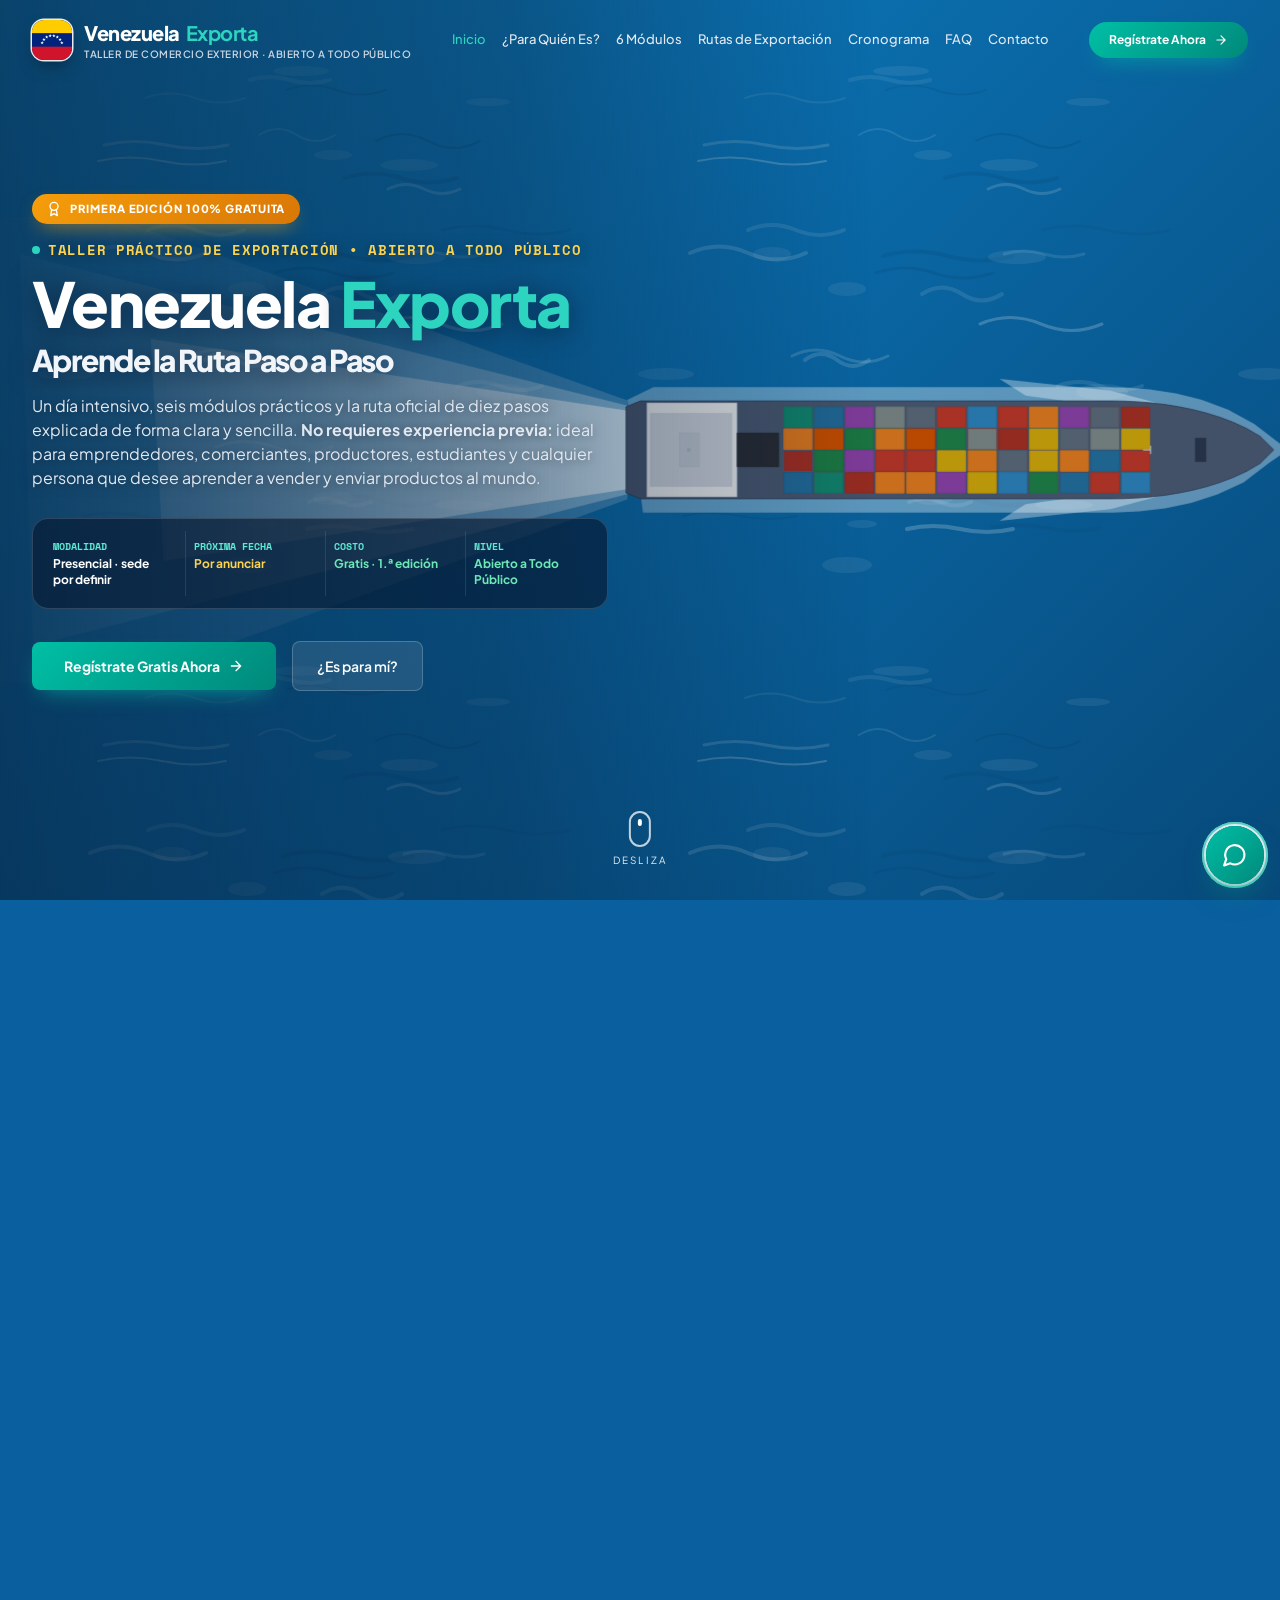
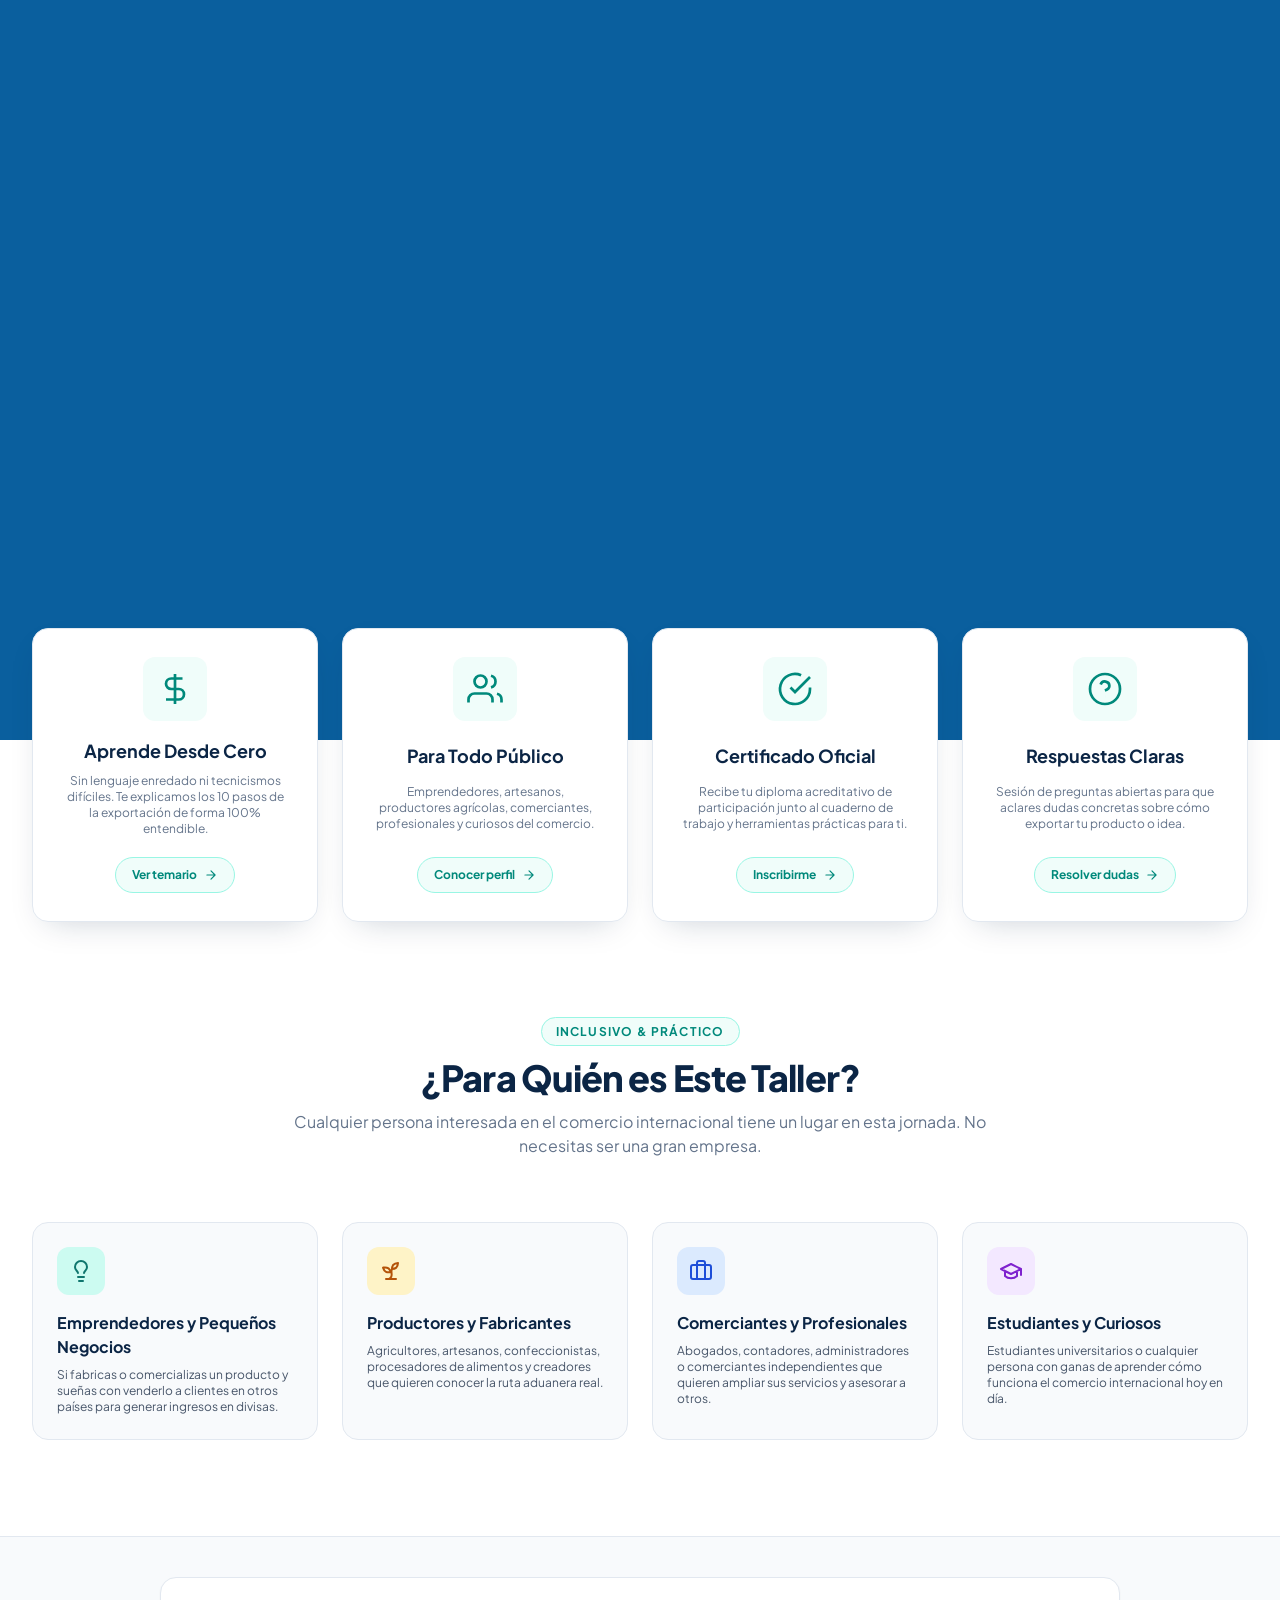
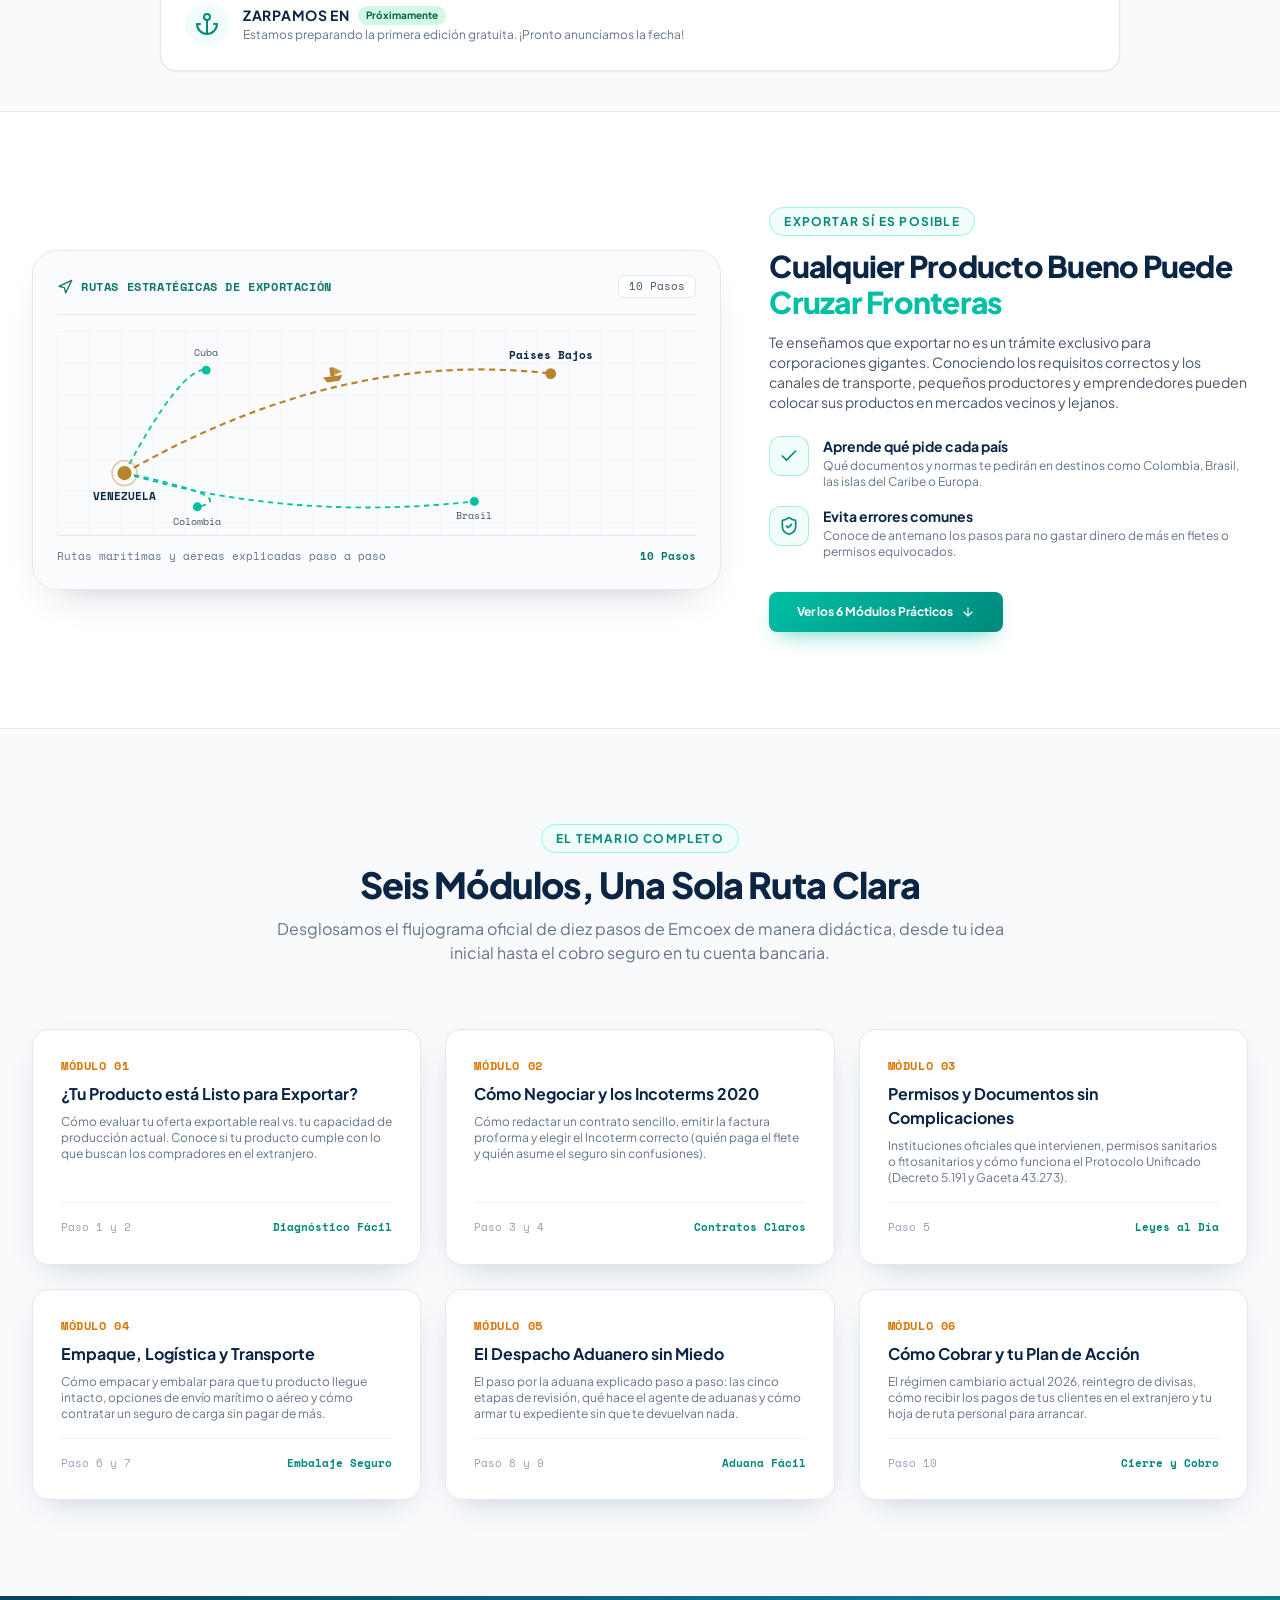
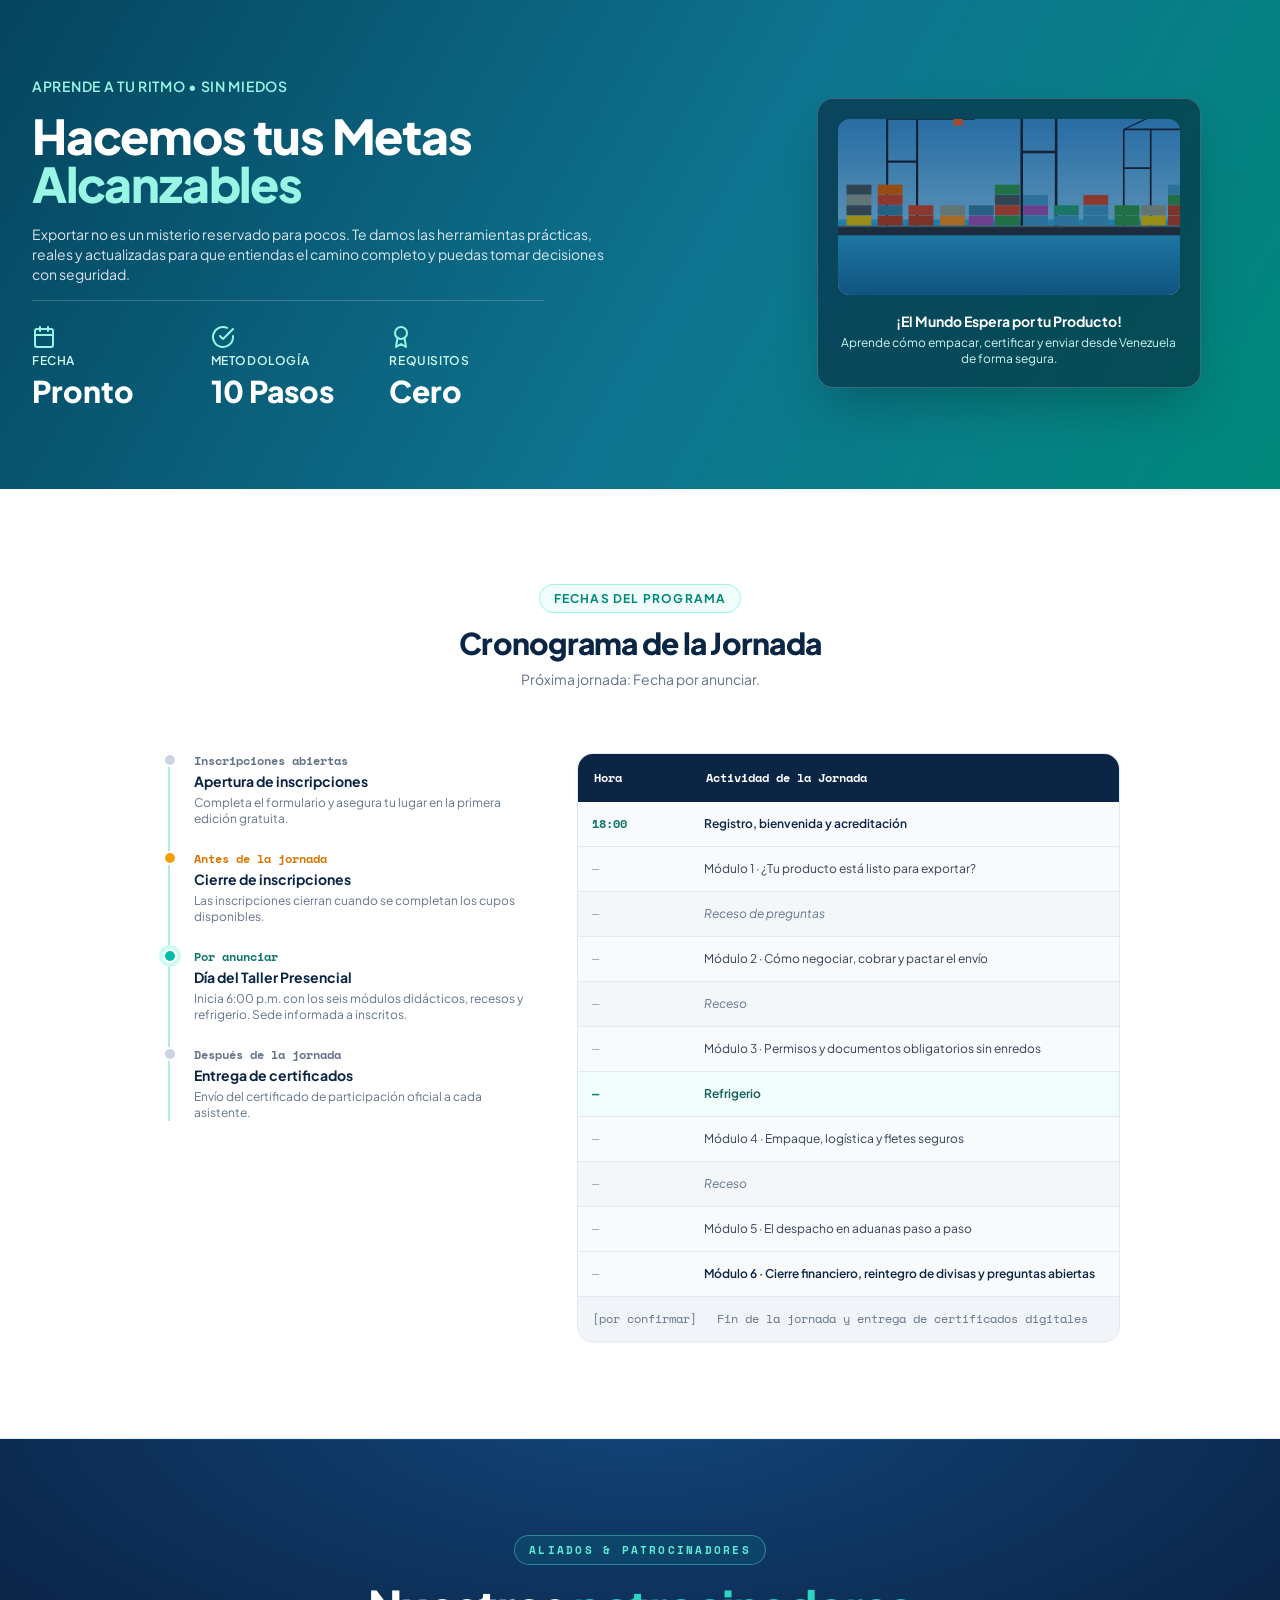
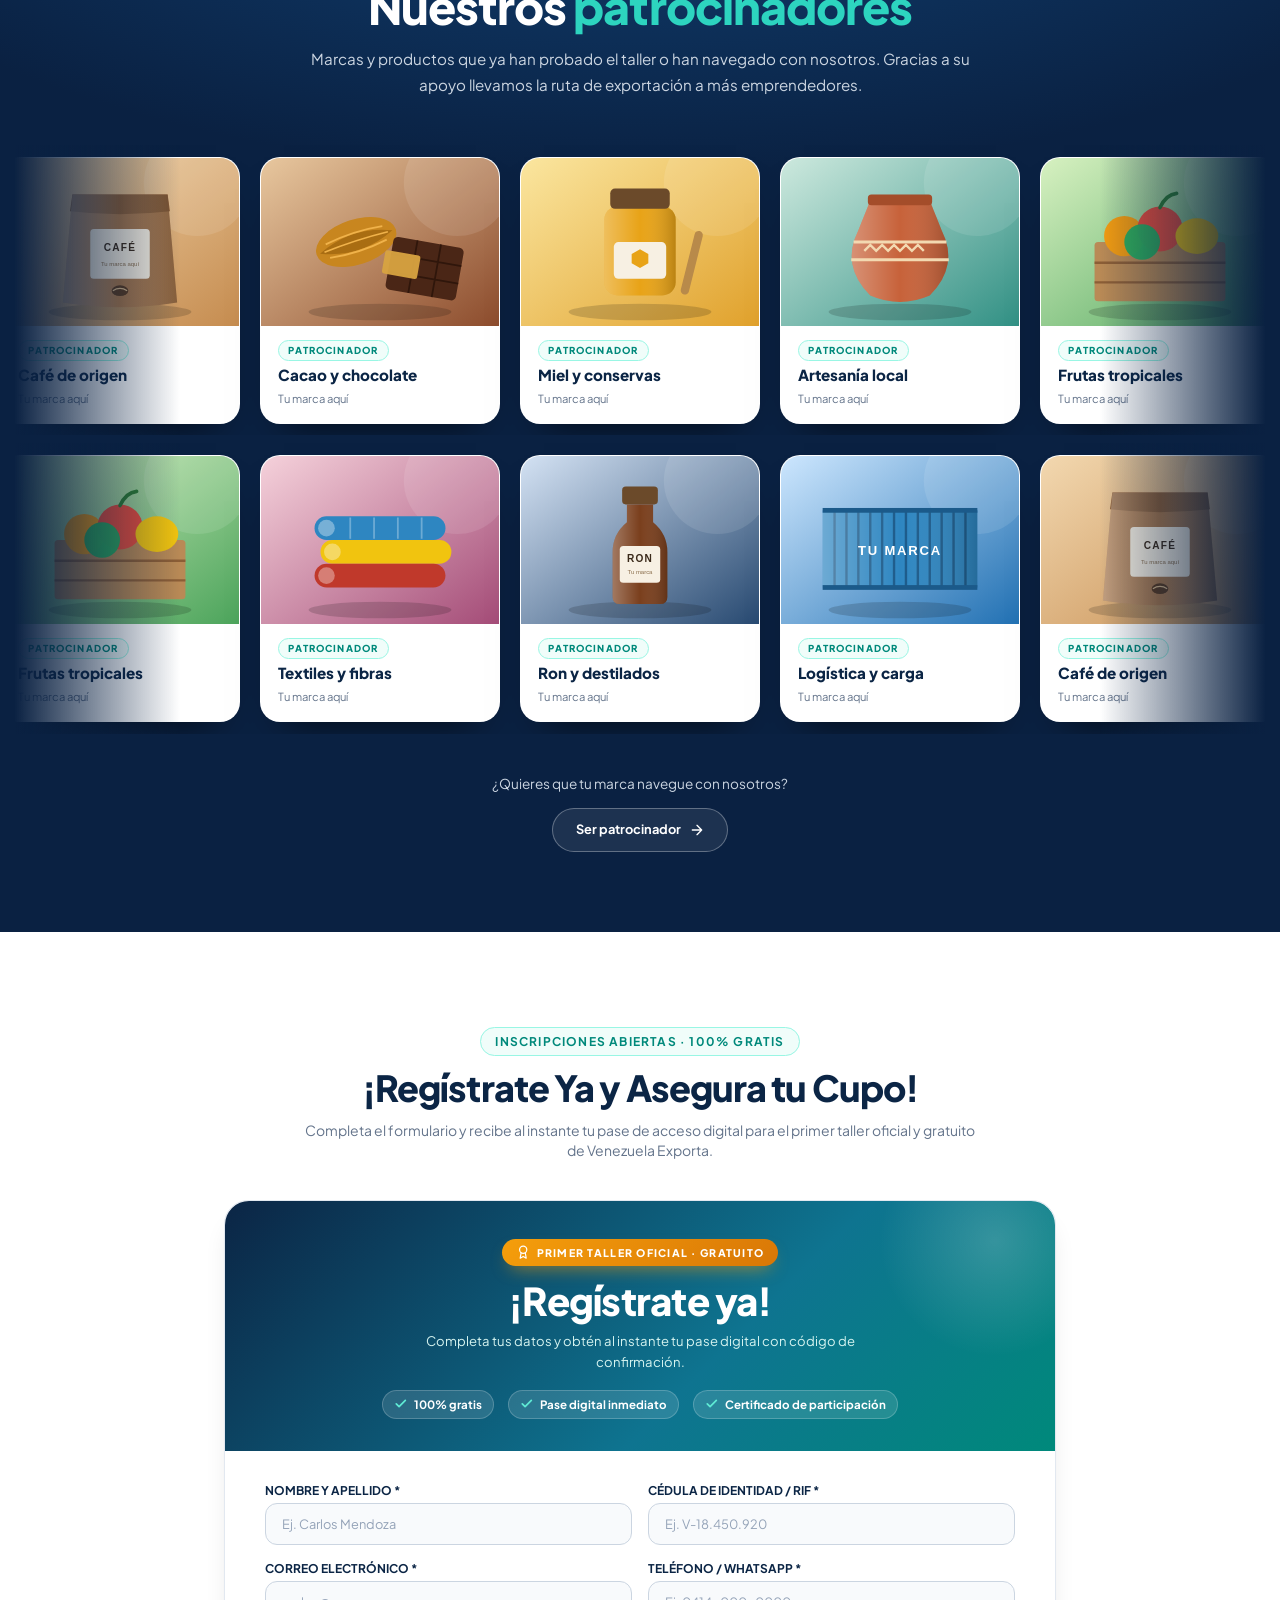
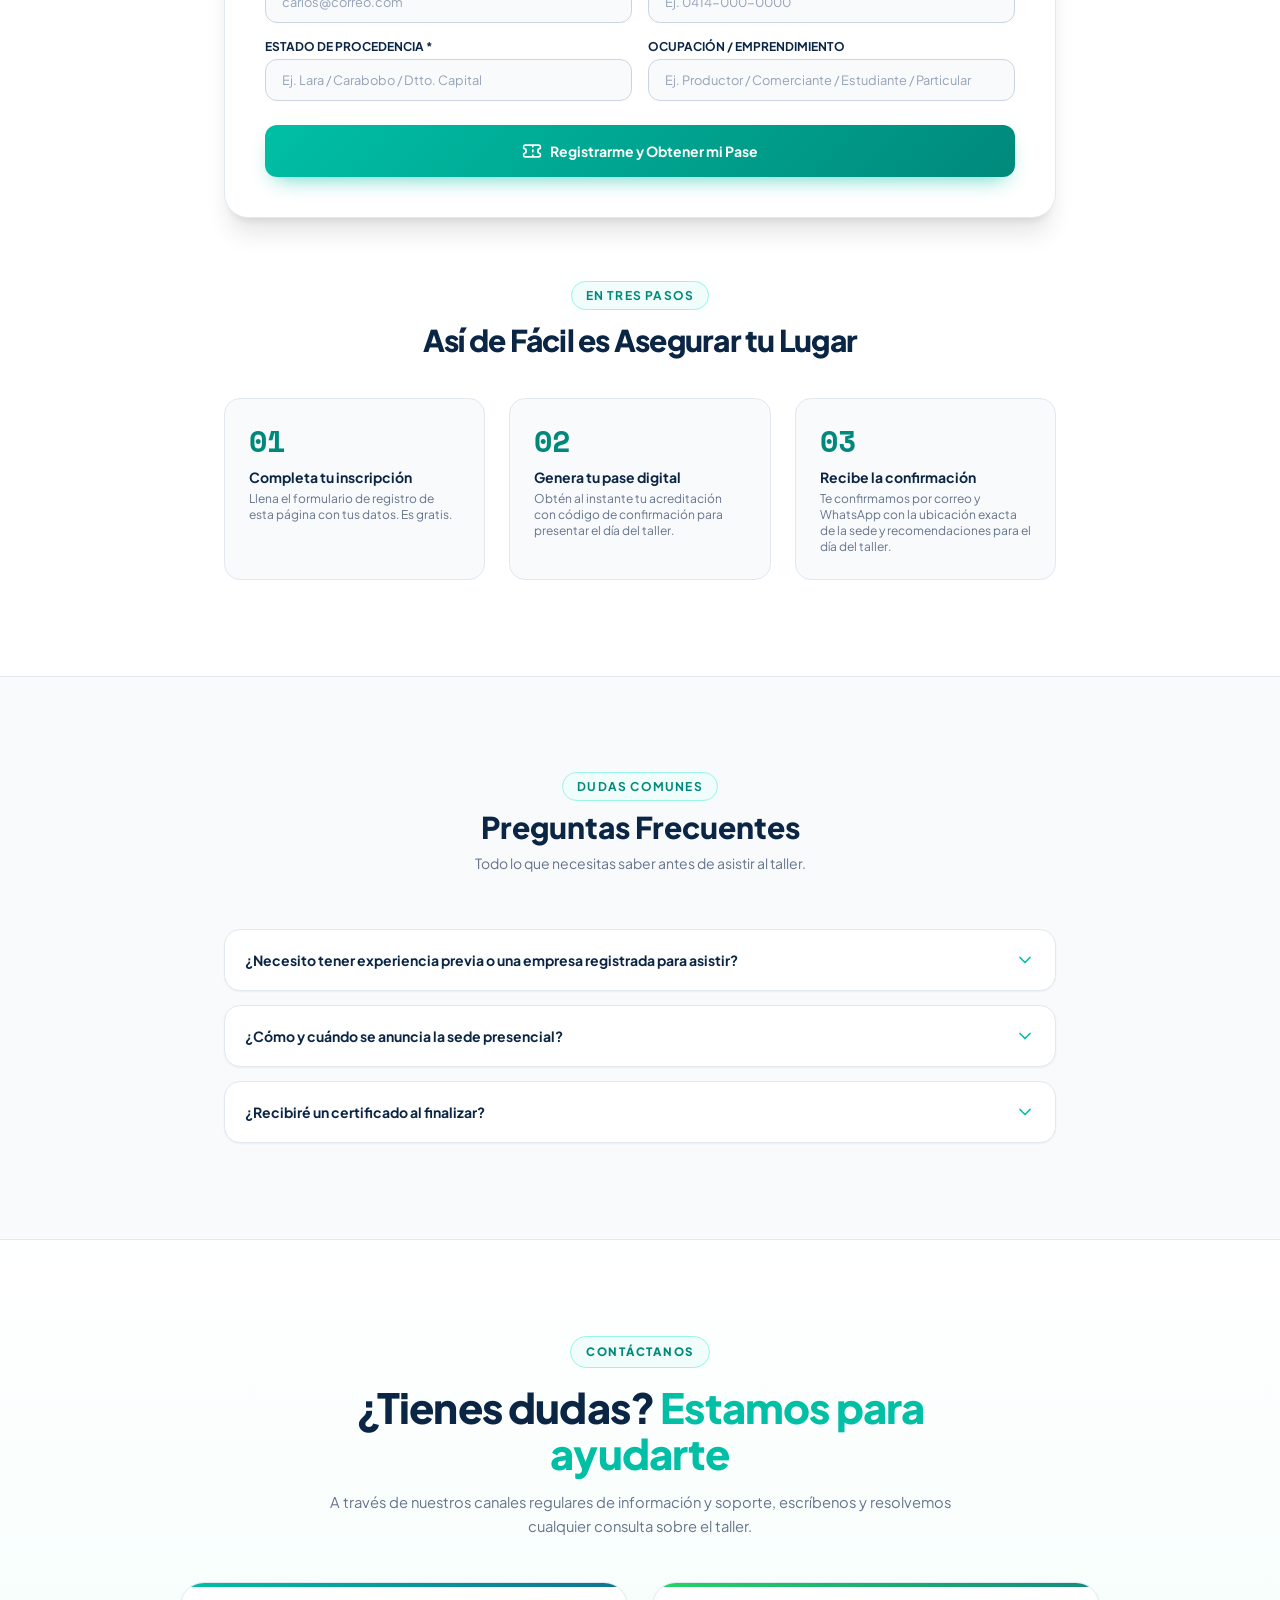
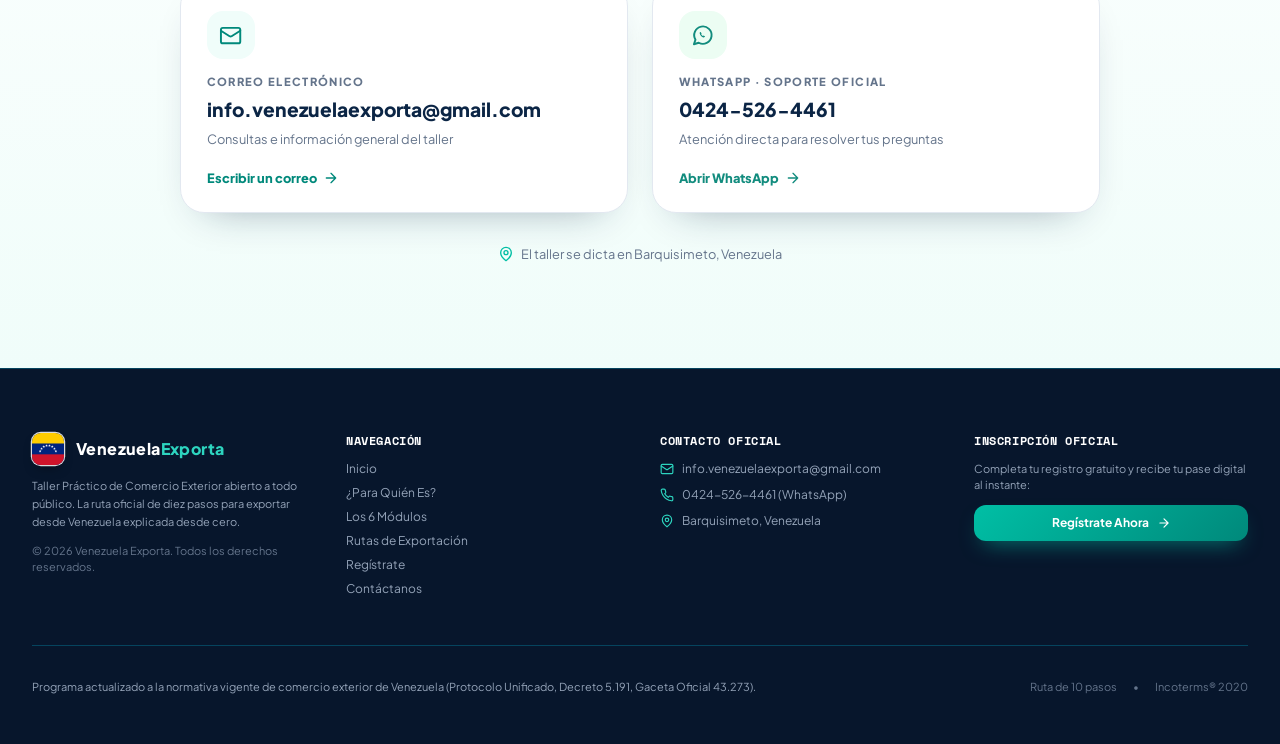
<file: index.html>
<!DOCTYPE html>
<html lang="es">
<head>
  <meta charset="UTF-8">
  <meta http-equiv="refresh" content="0; url=./v3/">
  <meta name="viewport" content="width=device-width, initial-scale=1.0">
  <title>Venezuela Exporta (v3)</title>
  <script>
    window.location.replace("./v3/");
  </script>
</head>
<body style="font-family: system-ui, -apple-system, sans-serif; display: flex; align-items: center; justify-content: center; height: 100vh; margin: 0; background: #07162c; color: #fff;">
  <div style="text-align: center;">
    <p>Cargando Venezuela Exporta (v3)...</p>
    <p><a href="./v3/" style="color: #38bdf8; text-decoration: underline;">Haz clic aquí si no redirige automáticamente</a></p>
  </div>
</body>
</html>
</file>
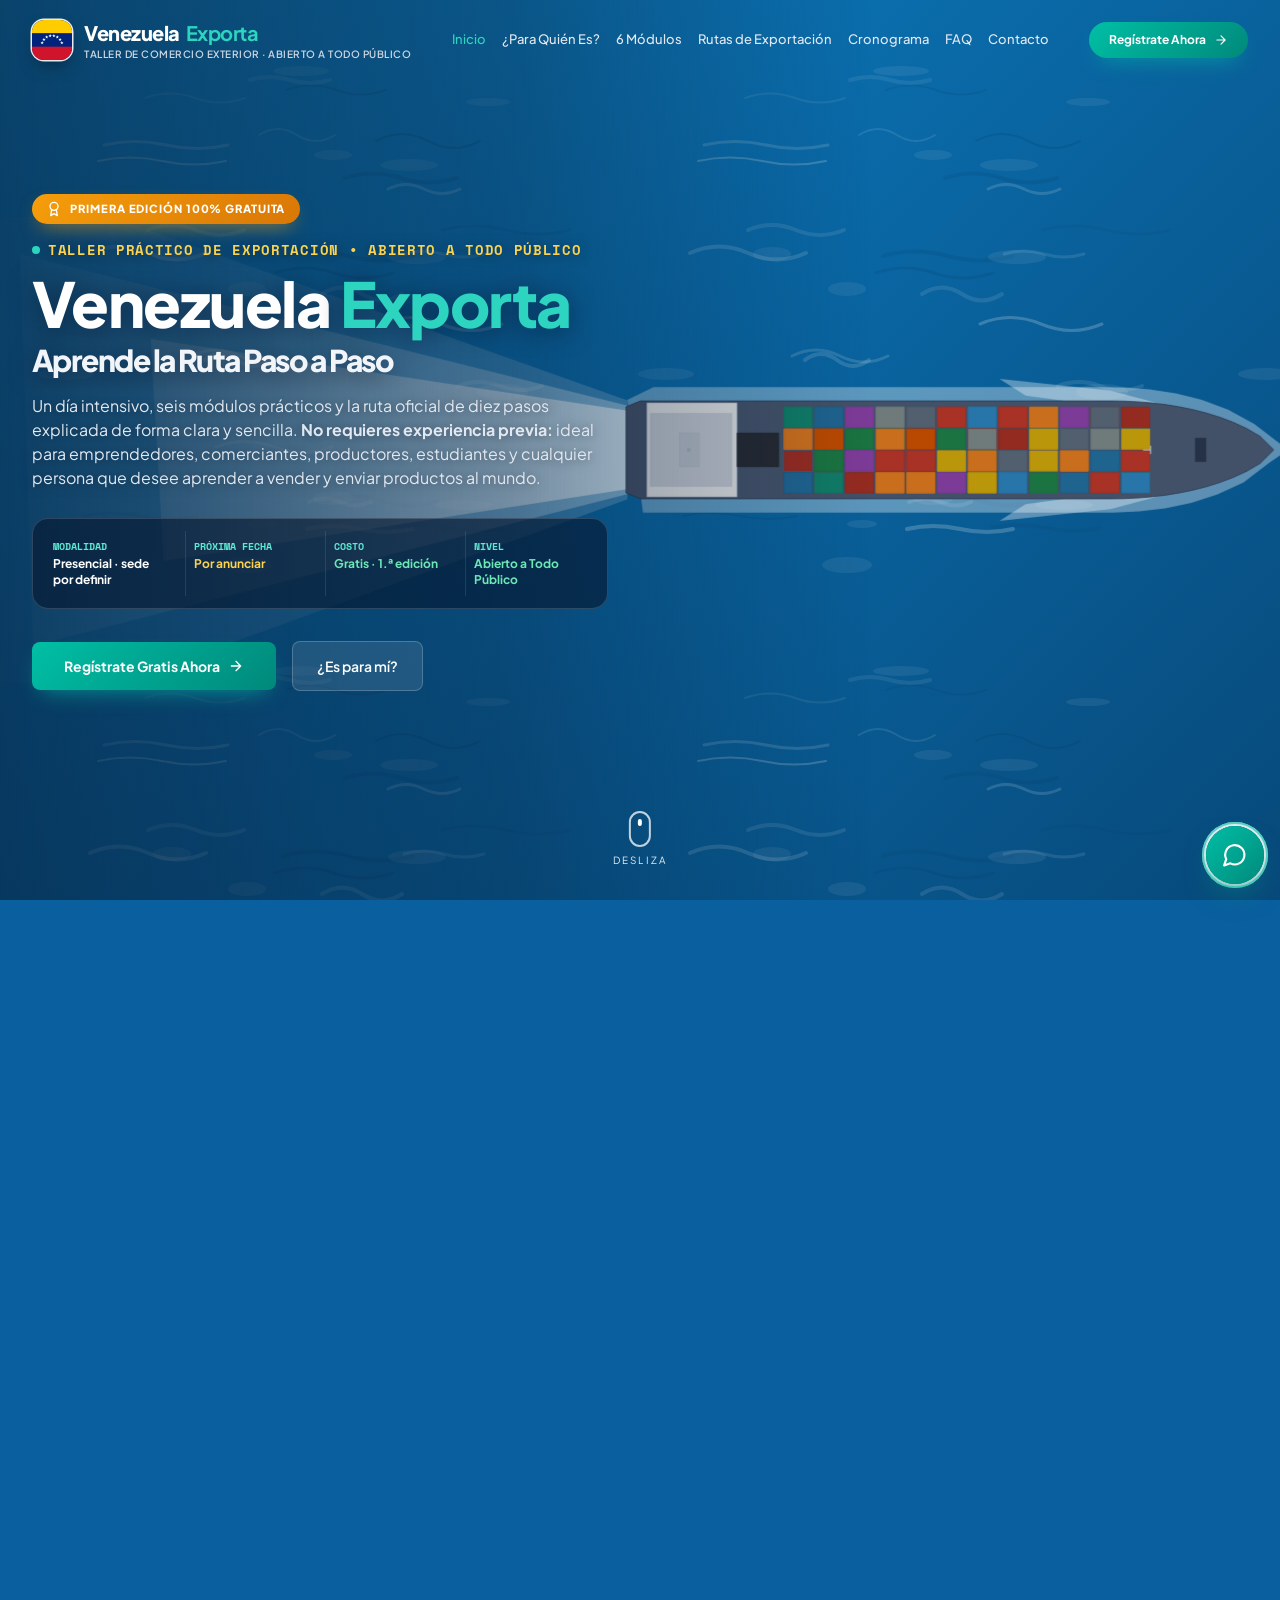
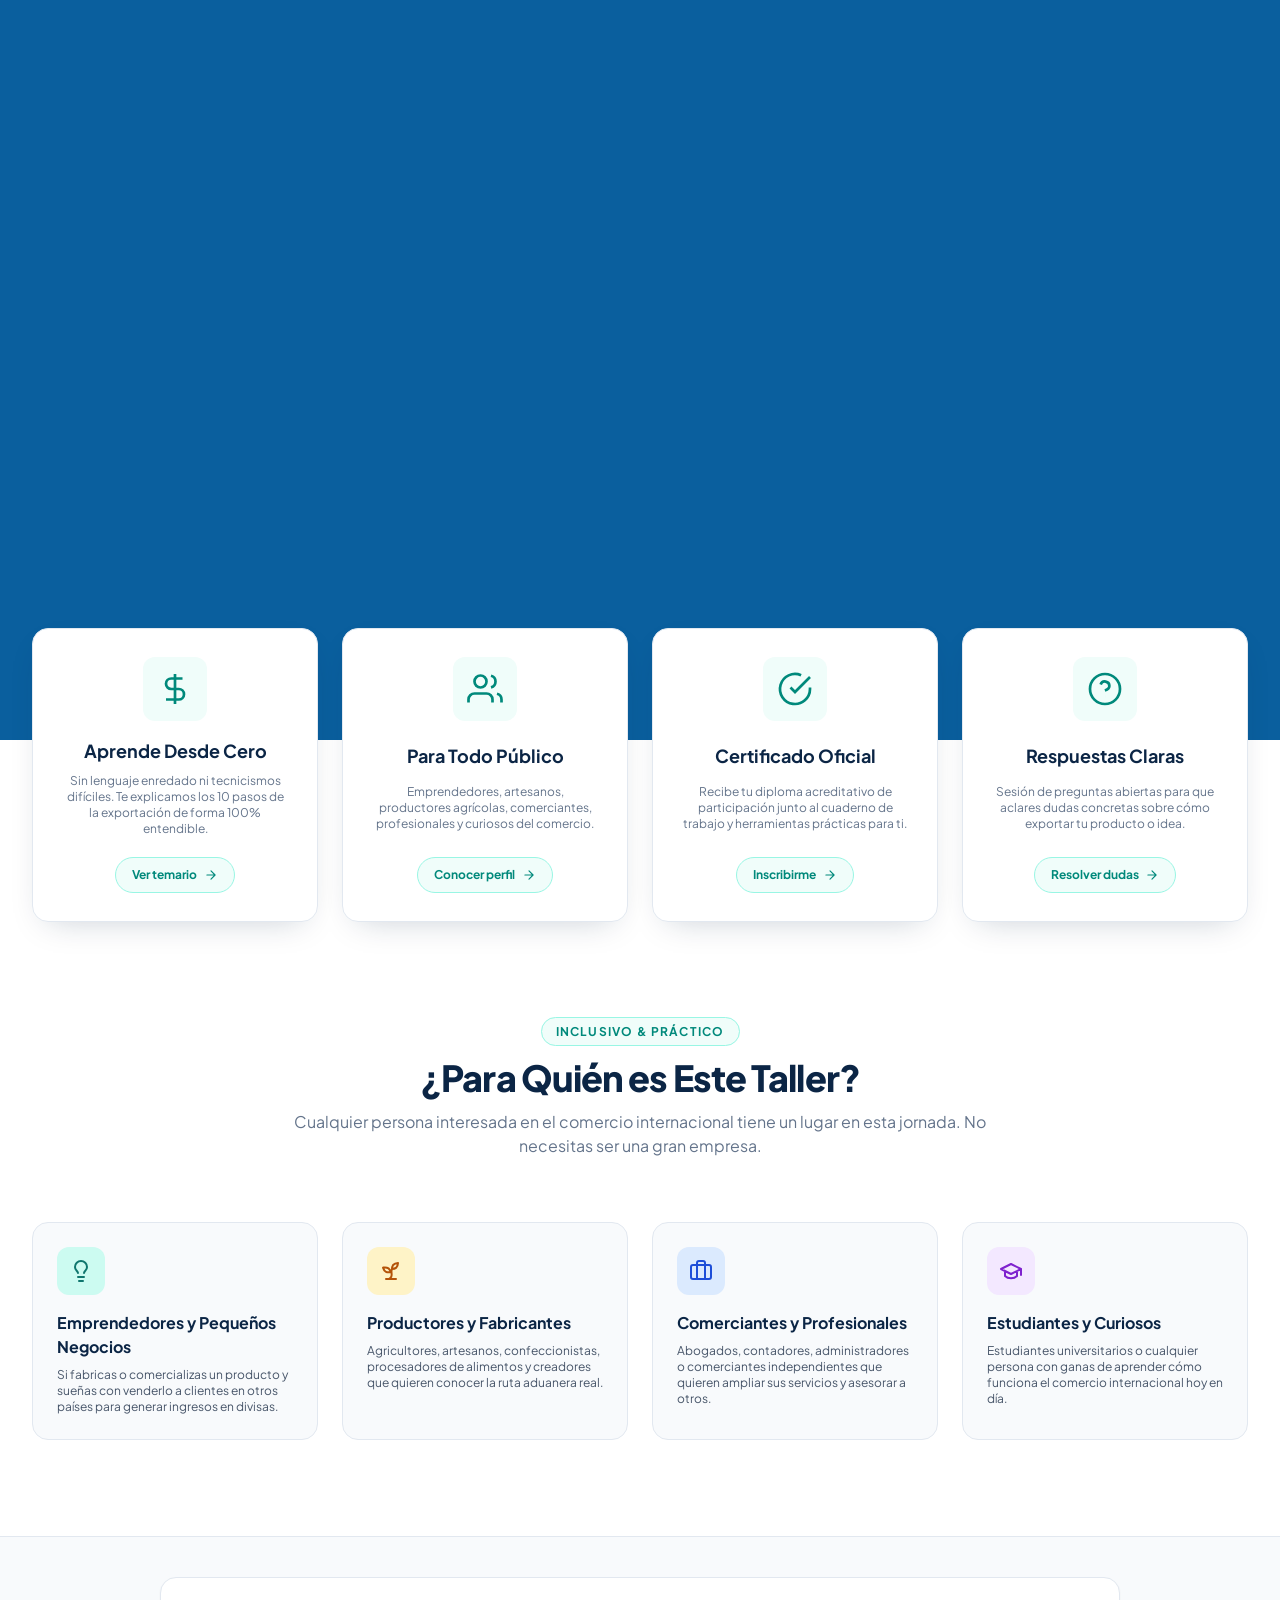
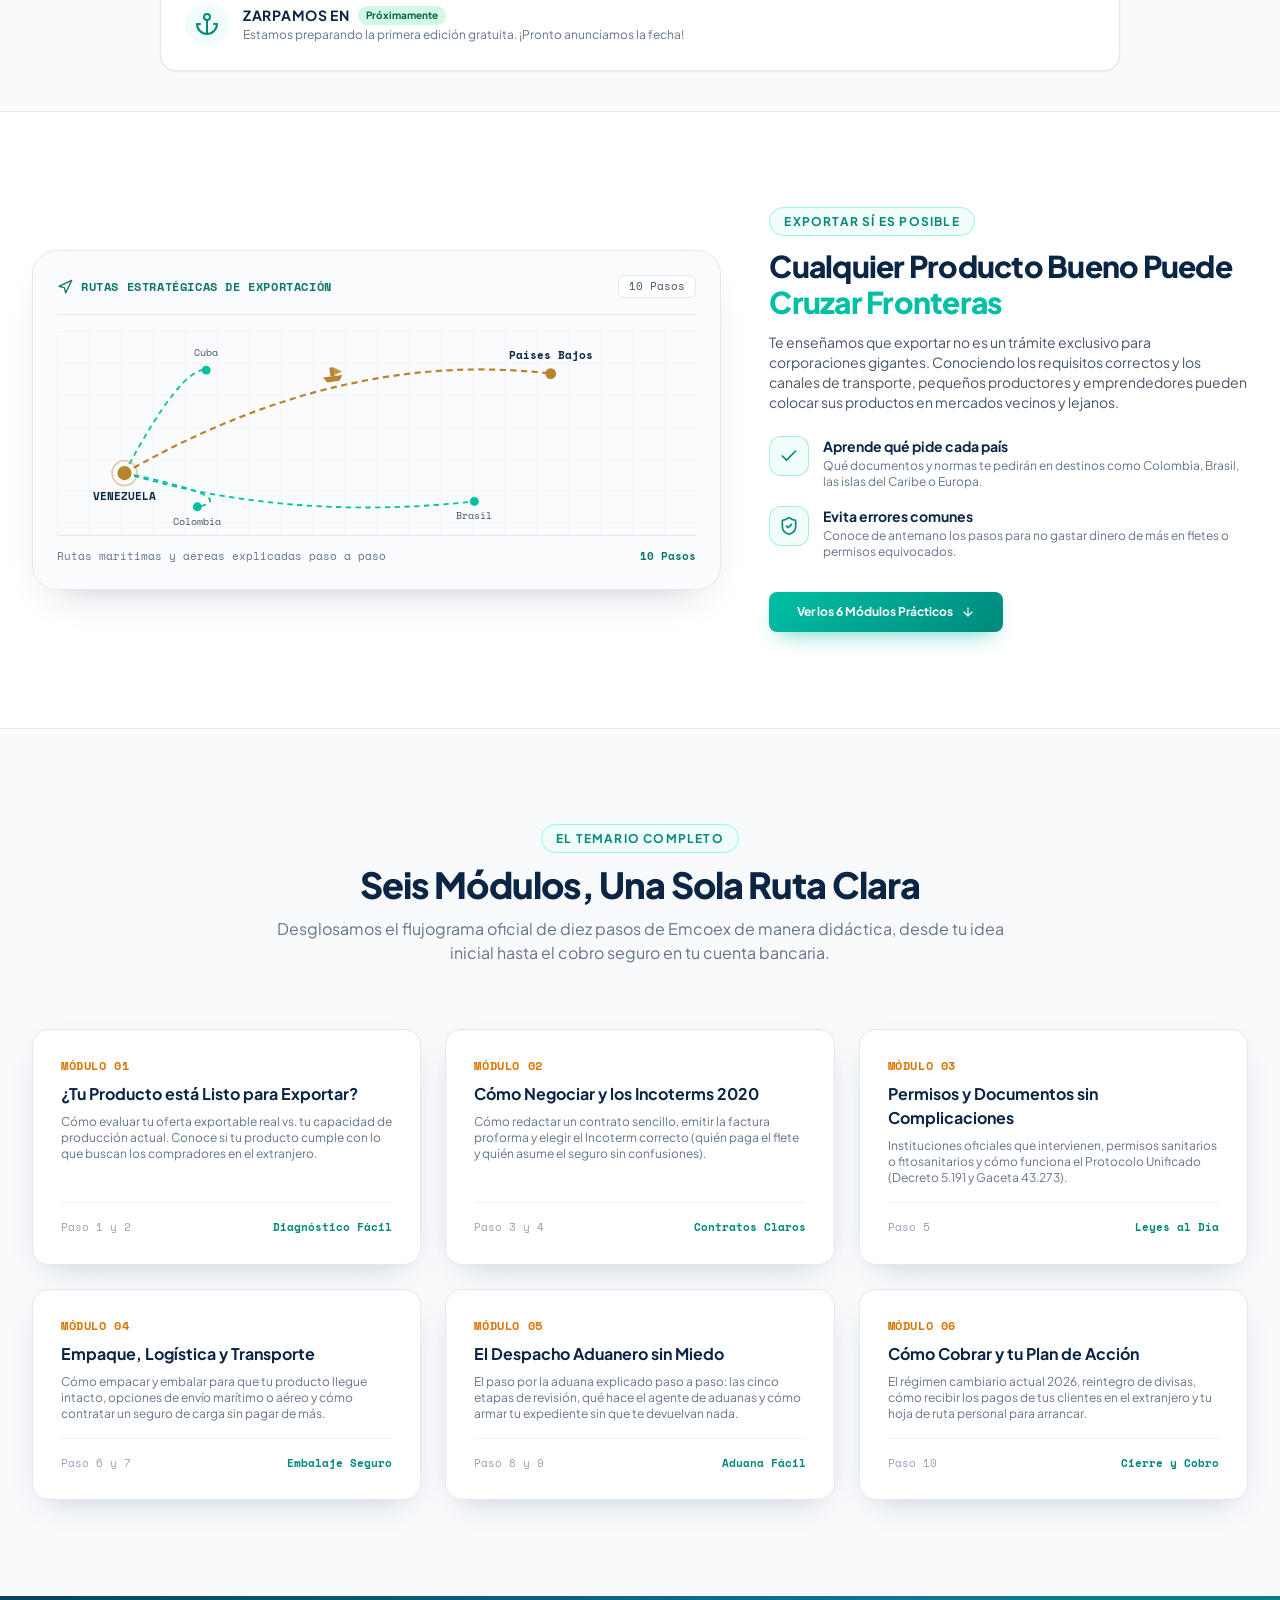
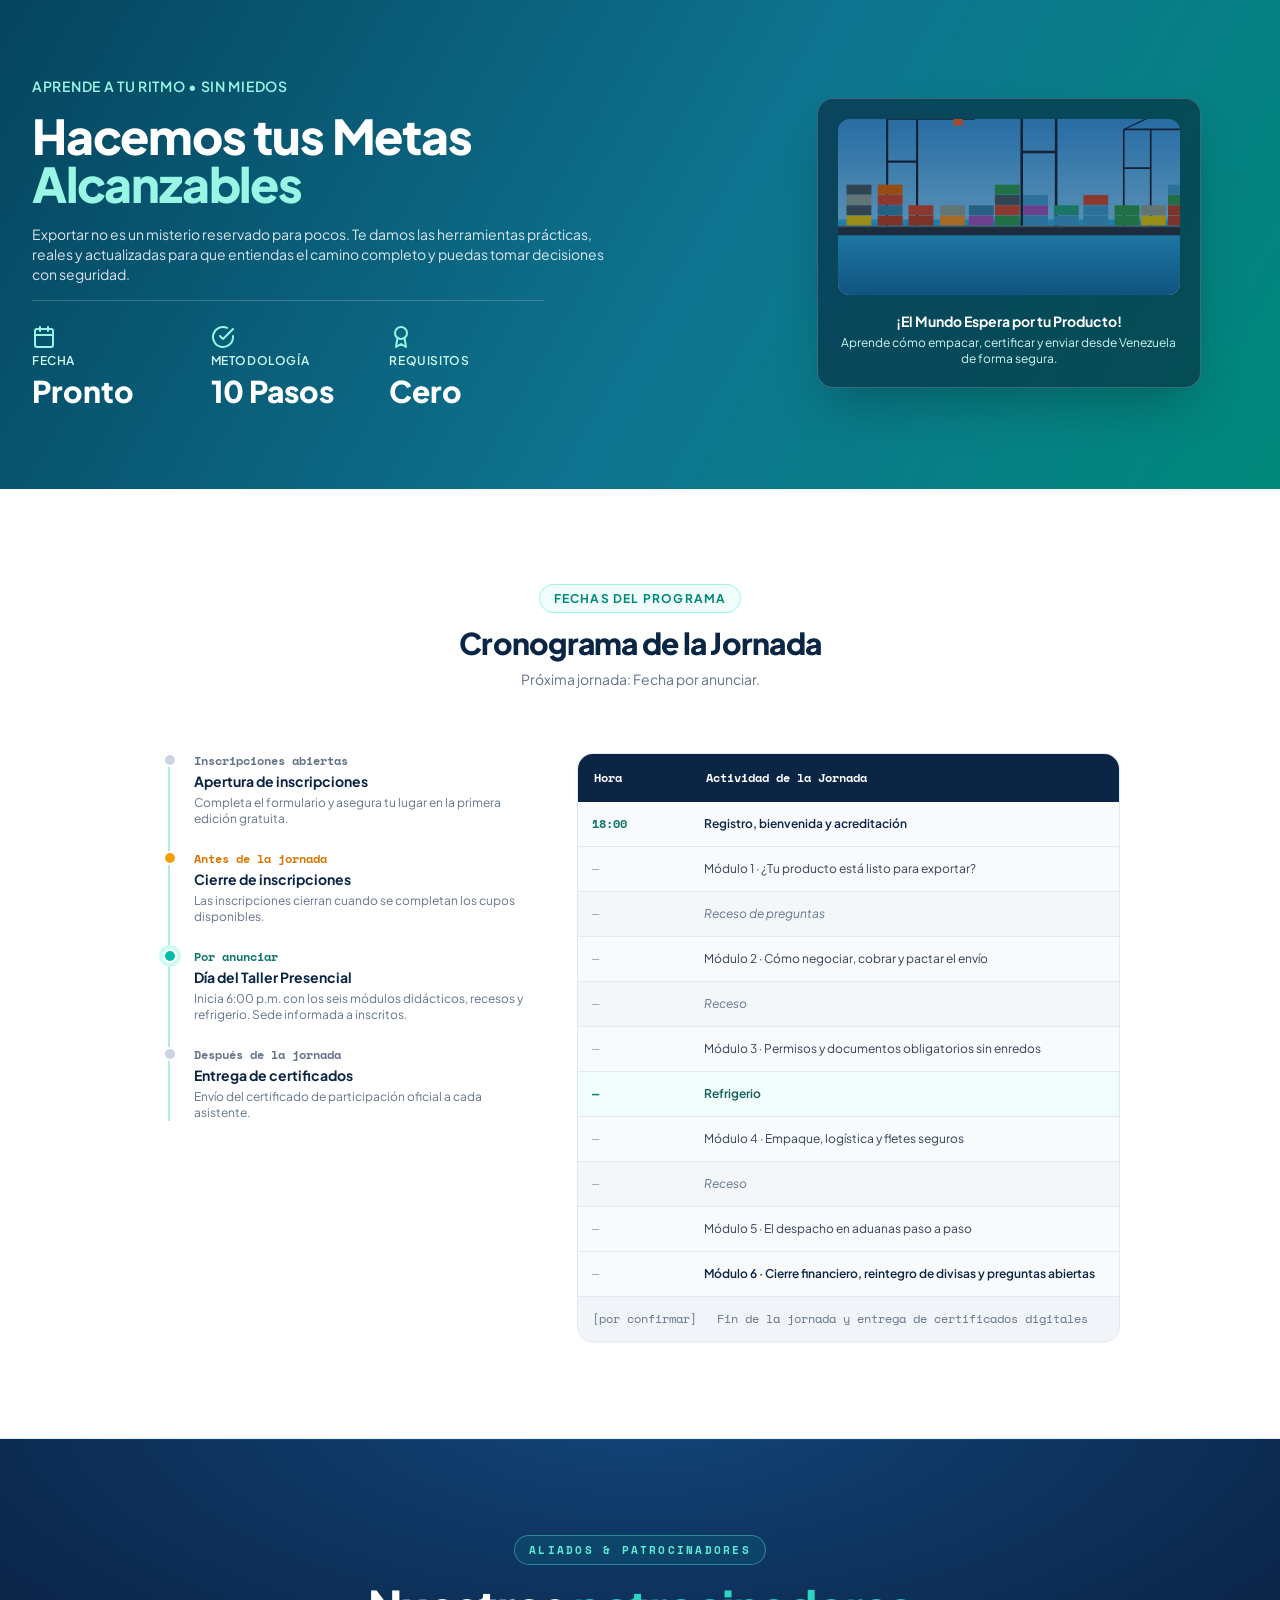
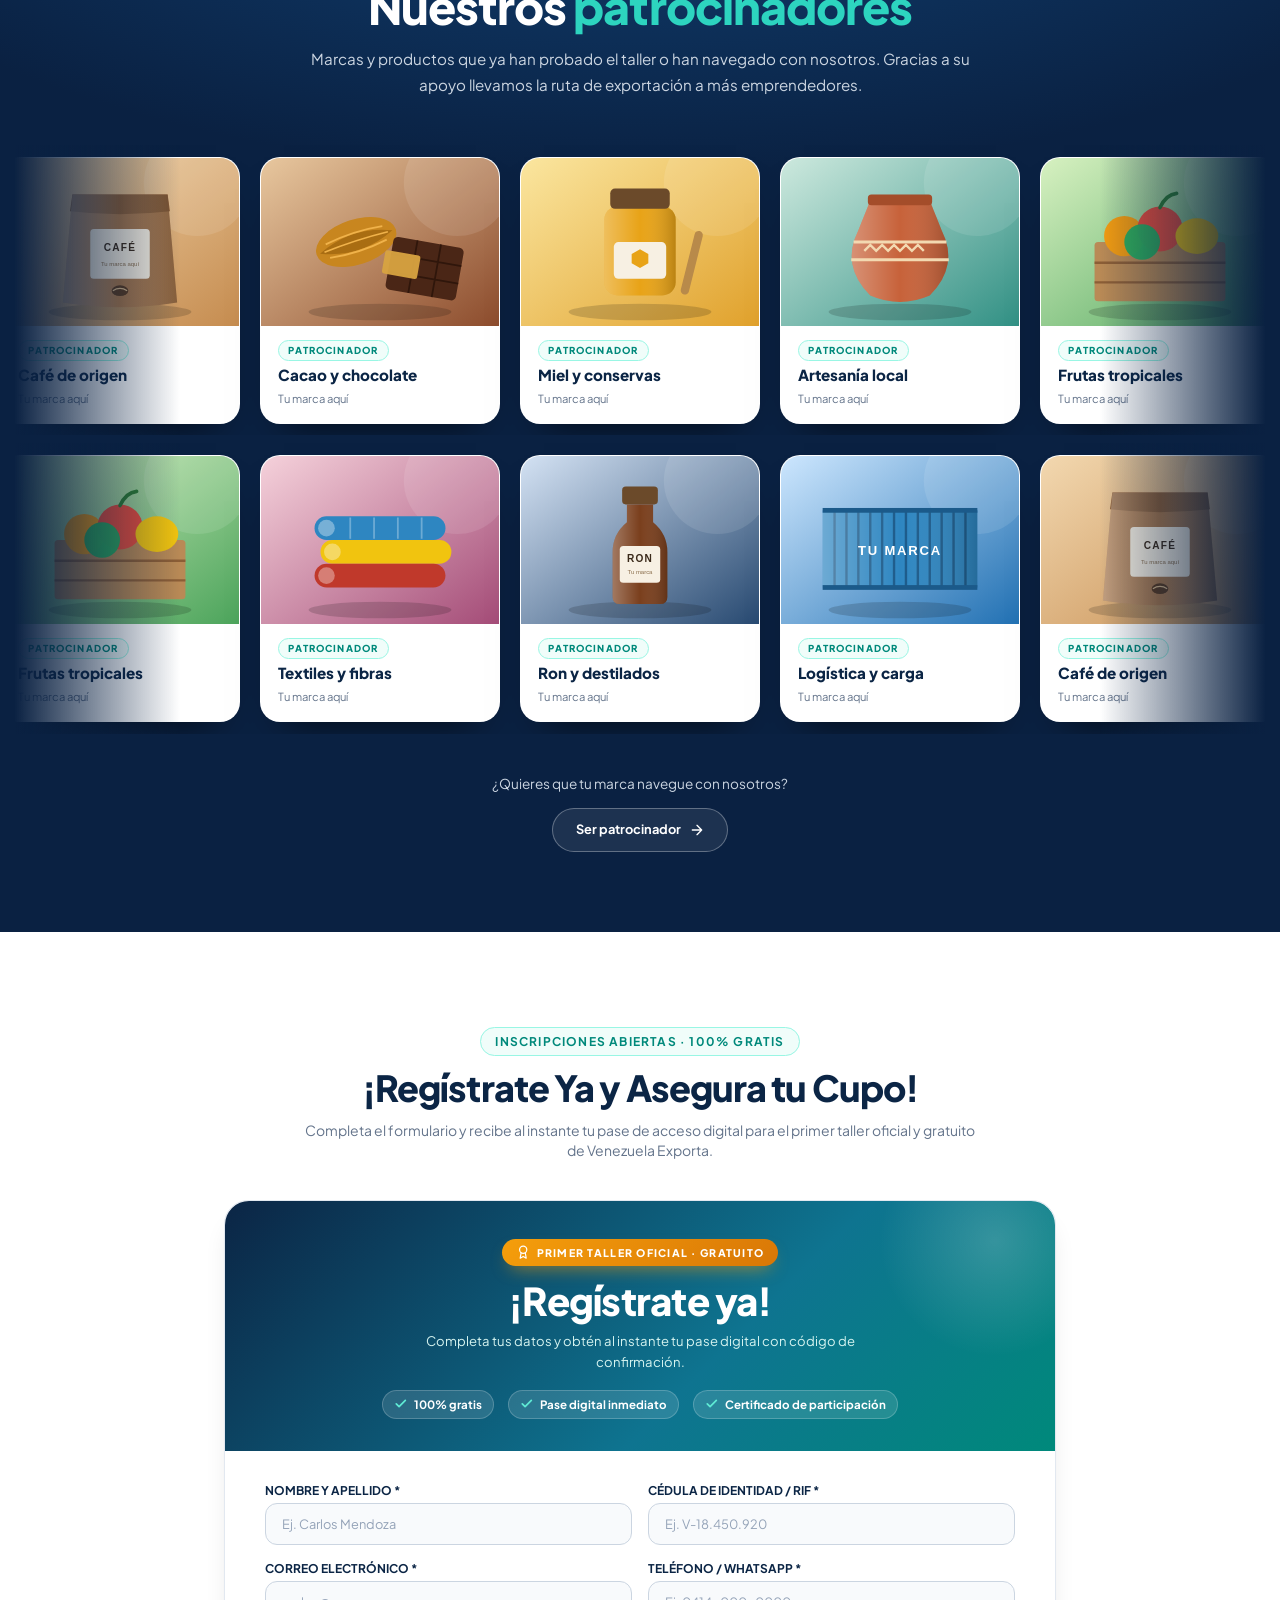
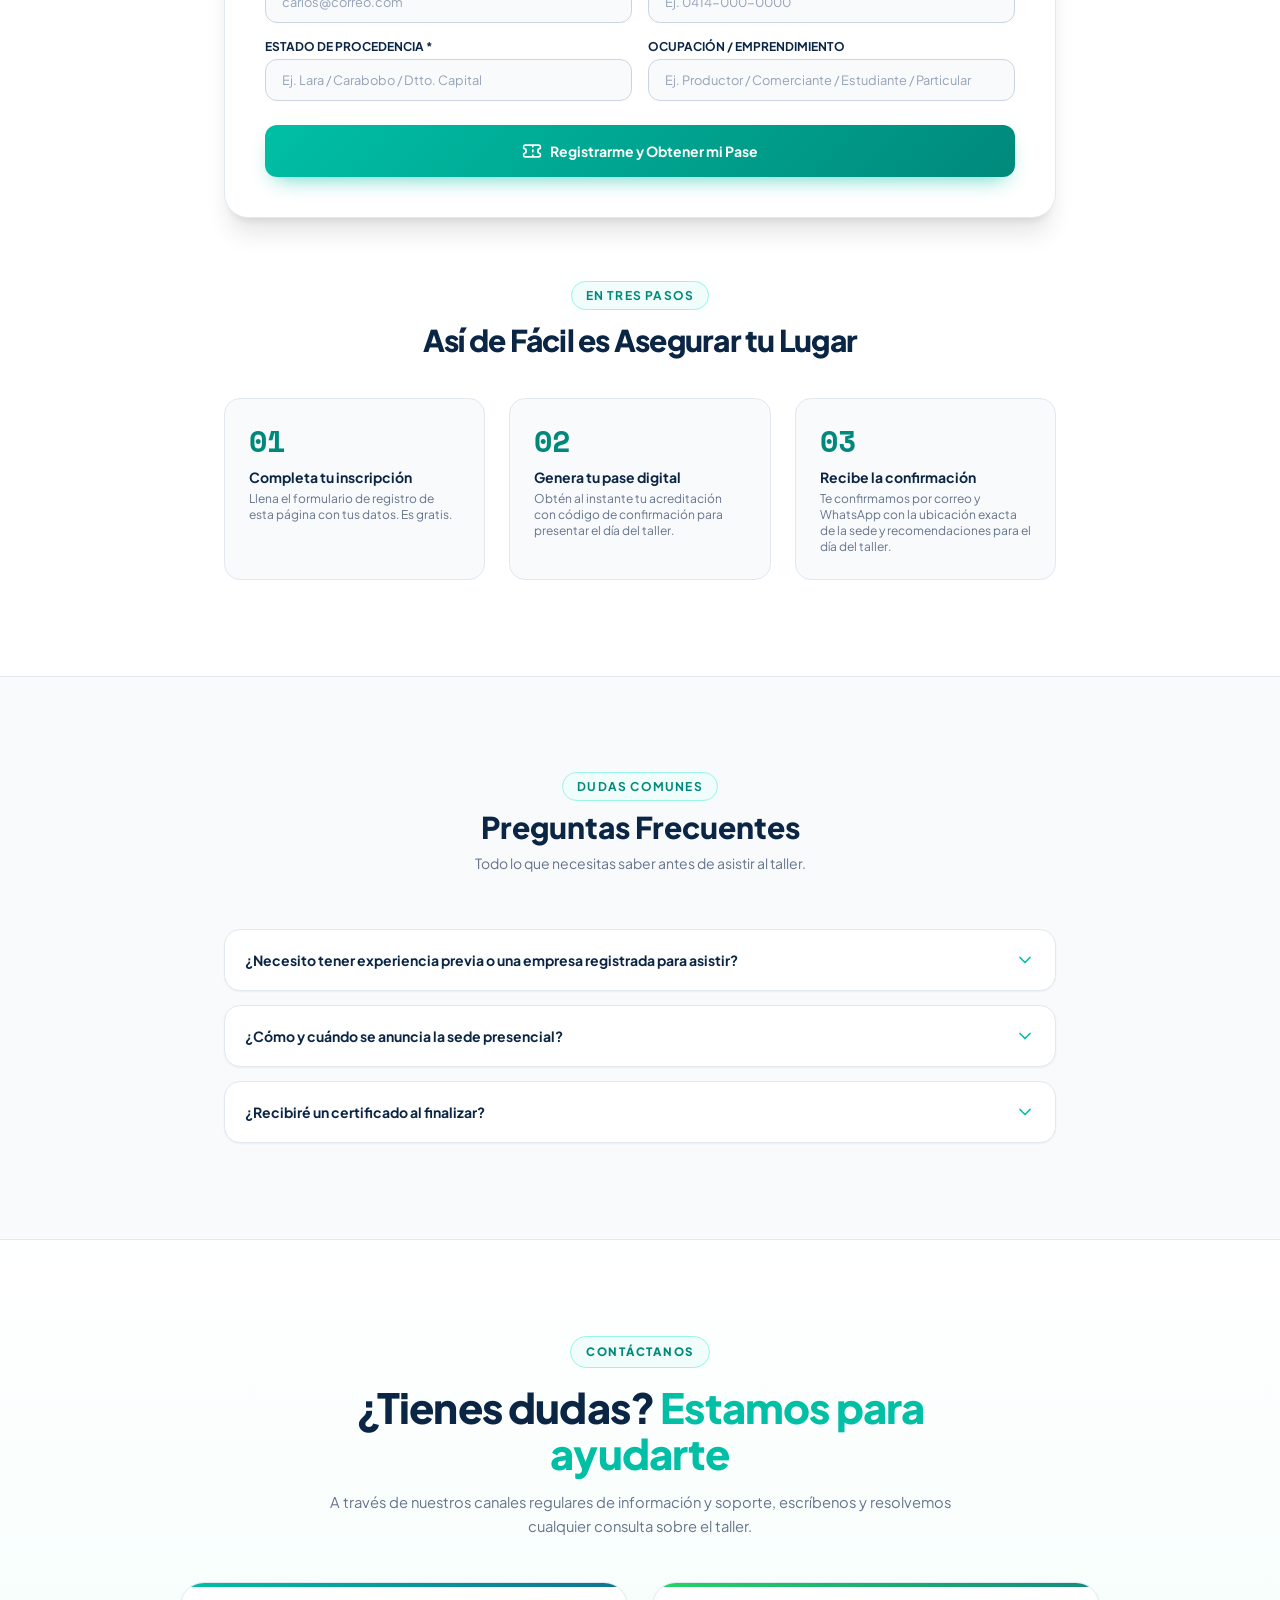
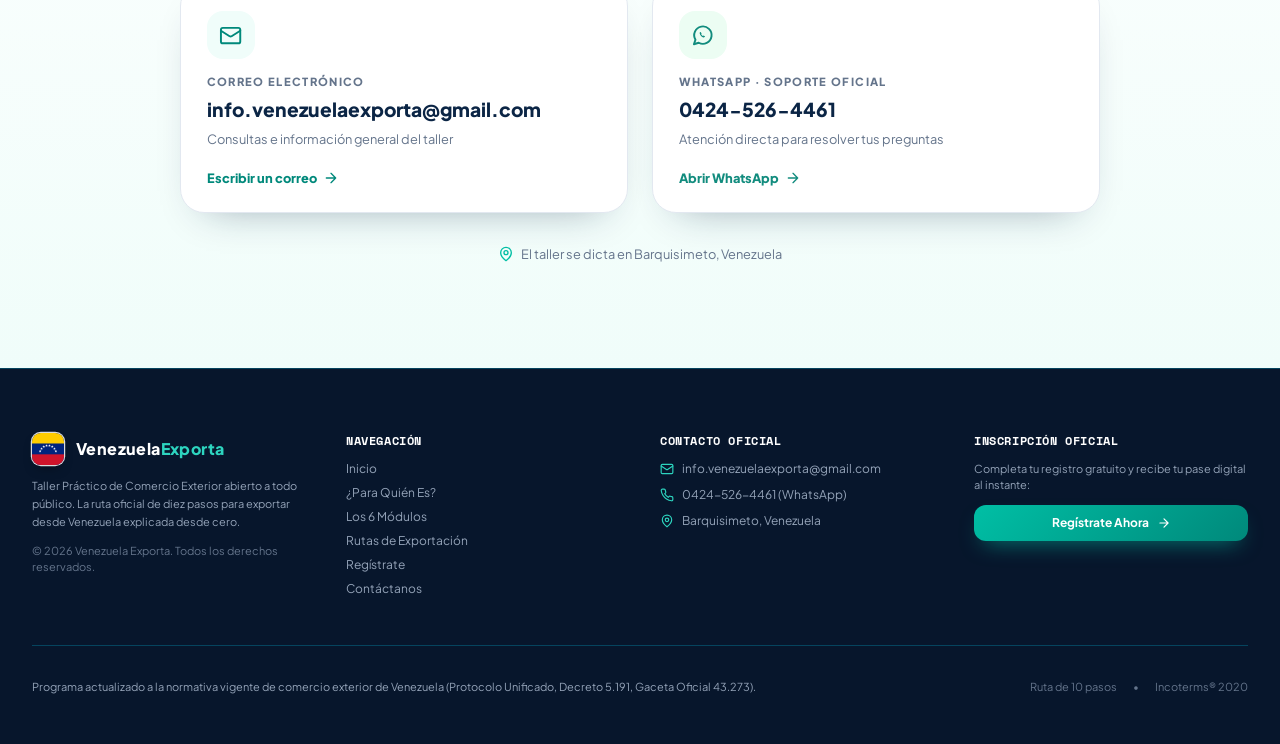
<file: v3/index.html>
<!DOCTYPE html>
<html lang="es">
<head>
  <meta charset="UTF-8">
  <meta name="viewport" content="width=device-width, initial-scale=1.0, viewport-fit=cover">
  <title>Venezuela Exporta — Taller Práctico de Exportación | Primera edición gratuita</title>
  <meta name="description" content="Venezuela Exporta: taller práctico de comercio exterior, abierto a todo público y gratuito en su primera edición. Aprende la ruta oficial de diez pasos para exportar desde Venezuela sin experiencia previa.">
  <meta name="theme-color" content="#0b2545">
  <meta property="og:type" content="website">
  <meta property="og:title" content="Venezuela Exporta — Taller de Exportación (primera edición gratuita)">
  <meta property="og:description" content="Seis módulos prácticos y la ruta oficial de diez pasos para exportar desde Venezuela, explicada desde cero.">
  <meta property="og:locale" content="es_VE">
  <link rel="icon" href="assets/icon.svg" type="image/svg+xml">
  <link rel="apple-touch-icon" href="assets/icon-192.png">
  <link rel="manifest" href="manifest.webmanifest">
  <script>document.documentElement.className+=' js'</script>

  <!-- Fuentes (con fallback del sistema: la página se ve bien aunque no carguen) -->
  <link rel="preconnect" href="https://fonts.googleapis.com">
  <link rel="preconnect" href="https://fonts.gstatic.com" crossorigin>
  <link href="https://fonts.googleapis.com/css2?family=Plus+Jakarta+Sans:wght@400;500;600;700;800;900&family=Space+Mono:wght@400;700&display=swap" rel="stylesheet">
  <link rel="preload" as="image" href="assets/ship3d-0.svg">

  <!-- Estilos propios (sin Tailwind en runtime) -->
  <link rel="stylesheet" href="css/base.css">
  <link rel="stylesheet" href="css/utilities.css">
  <link rel="stylesheet" href="css/components.css">
  <link rel="stylesheet" href="css/hero.css">
  <link rel="stylesheet" href="css/sponsors.css">
  <link rel="stylesheet" href="css/asistente.css">
</head>
<body class="bg-white text-slate-800 font-sans antialiased selection:bg-teal-500 selection:text-white">
  <a href="#publico" class="skip-link">Saltar al contenido</a>
  <svg xmlns="http://www.w3.org/2000/svg" width="0" height="0" style="position:absolute" aria-hidden="true"><defs><symbol id="i-anchor" viewBox="0 0 24 24"><circle cx="12" cy="5" r="3"/><path d="M12 22V8M5 12H2a10 10 0 0 0 20 0h-3"/></symbol><symbol id="i-arrow-down" viewBox="0 0 24 24"><path d="M12 5v14M19 12l-7 7-7-7"/></symbol><symbol id="i-arrow-right" viewBox="0 0 24 24"><path d="M5 12h14M12 5l7 7-7 7"/></symbol><symbol id="i-award" viewBox="0 0 24 24"><circle cx="12" cy="8" r="6"/><path d="M15.477 12.89 17 22l-5-3-5 3 1.523-9.11"/></symbol><symbol id="i-briefcase" viewBox="0 0 24 24"><path d="M16 20V4a2 2 0 0 0-2-2h-4a2 2 0 0 0-2 2v16"/><rect x="2" y="6" width="20" height="14" rx="2"/></symbol><symbol id="i-calendar" viewBox="0 0 24 24"><rect x="3" y="4" width="18" height="18" rx="2"/><path d="M16 2v4M8 2v4M3 10h18"/></symbol><symbol id="i-check" viewBox="0 0 24 24"><path d="M20 6 9 17l-5-5"/></symbol><symbol id="i-check-circle" viewBox="0 0 24 24"><path d="M22 11.08V12a10 10 0 1 1-5.93-9.14M22 4 12 14.01l-3-3"/></symbol><symbol id="i-chevron-down" viewBox="0 0 24 24"><path d="m6 9 6 6 6-6"/></symbol><symbol id="i-chevron-left" viewBox="0 0 24 24"><path d="m15 18-6-6 6-6"/></symbol><symbol id="i-chevron-right" viewBox="0 0 24 24"><path d="m9 18 6-6-6-6"/></symbol><symbol id="i-external-link" viewBox="0 0 24 24"><path d="M15 3h6v6M10 14 21 3M18 13v6a2 2 0 0 1-2 2H5a2 2 0 0 1-2-2V8a2 2 0 0 1 2-2h6"/></symbol><symbol id="i-graduation-cap" viewBox="0 0 24 24"><path d="M22 10v6M2 10l10-5 10 5-10 5zM6 12v5c3 3 9 3 12 0v-5"/></symbol><symbol id="i-lightbulb" viewBox="0 0 24 24"><path d="M15 14c.2-1 .7-1.7 1.5-2.5 1-.9 1.5-2.2 1.5-3.5A6 6 0 0 0 6 8c0 1 .2 2.2 1.5 3.5.7.7 1.3 1.5 1.5 2.5M9 18h6M10 22h4"/></symbol><symbol id="i-mail" viewBox="0 0 24 24"><rect x="2" y="4" width="20" height="16" rx="2"/><path d="m22 7-8.97 5.7a1.94 1.94 0 0 1-2.06 0L2 7"/></symbol><symbol id="i-map-pin" viewBox="0 0 24 24"><path d="M20 10c0 6-8 12-8 12s-8-6-8-12a8 8 0 0 1 16 0z"/><circle cx="12" cy="10" r="3"/></symbol><symbol id="i-menu" viewBox="0 0 24 24"><path d="M4 6h16M4 12h16M4 18h16"/></symbol><symbol id="i-navigation" viewBox="0 0 24 24"><path d="M3 11 22 2l-9 19-2-8-8-2z"/></symbol><symbol id="i-phone" viewBox="0 0 24 24"><path d="M22 16.92v3a2 2 0 0 1-2.18 2 19.79 19.79 0 0 1-8.63-3.07 19.5 19.5 0 0 1-6-6 19.79 19.79 0 0 1-3.07-8.67A2 2 0 0 1 4.11 2h3a2 2 0 0 1 2 1.72c.13.96.36 1.9.7 2.81a2 2 0 0 1-.45 2.11L8.09 9.91a16 16 0 0 0 6 6l1.27-1.27a2 2 0 0 1 2.11-.45c.91.34 1.85.57 2.81.7A2 2 0 0 1 22 16.92z"/></symbol><symbol id="i-printer" viewBox="0 0 24 24"><path d="M6 18H4a2 2 0 0 1-2-2v-5a2 2 0 0 1 2-2h16a2 2 0 0 1 2 2v5a2 2 0 0 1-2 2h-2M6 9V3h12v6"/><rect x="6" y="14" width="12" height="8"/></symbol><symbol id="i-shield-check" viewBox="0 0 24 24"><path d="M20 13c0 5-3.5 7.5-7.66 8.95a1 1 0 0 1-.67-.01C7.5 20.5 4 18 4 13V6a1 1 0 0 1 1-1c2 0 4.5-1.2 6.24-2.72a1.17 1.17 0 0 1 1.52 0C14.51 3.81 17 5 19 5a1 1 0 0 1 1 1z"/><path d="m9 12 2 2 4-4"/></symbol><symbol id="i-sprout" viewBox="0 0 24 24"><path d="M7 20h10M10 20c5.5-2.5.8-6.4 3-10M9.5 9.4c1.1.8 1.8 2.2 2.3 3.7-2 .4-3.5.4-4.8-.3-1.2-.6-2.3-1.9-3-4.2 2.8-.5 4.4 0 5.5.8zM14.1 6a7 7 0 0 0-1.1 4c1.9-.1 3.3-.6 4.3-1.4 1-1 1.6-2.3 1.7-4.6-2.7.1-4 1-4.9 2z"/></symbol><symbol id="i-ticket" viewBox="0 0 24 24"><path d="M2 9a3 3 0 0 1 0 6v2a2 2 0 0 0 2 2h16a2 2 0 0 0 2-2v-2a3 3 0 0 1 0-6V7a2 2 0 0 0-2-2H4a2 2 0 0 0-2 2zM13 5v2M13 17v2M13 11v2"/></symbol><symbol id="i-x" viewBox="0 0 24 24"><path d="M18 6 6 18M6 6l12 12"/></symbol><symbol id="i-message-circle" viewBox="0 0 24 24"><path d="M7.9 20A9 9 0 1 0 4 16.1L2 22z"/></symbol><symbol id="i-send" viewBox="0 0 24 24"><path d="m22 2-7 20-4-9-9-4z"/><path d="M22 2 11 13"/></symbol><symbol id="i-sparkles" viewBox="0 0 24 24"><path d="M9.94 14.34 9 17l-.94-2.66a2 2 0 0 0-1.4-1.4L4 12l2.66-.94a2 2 0 0 0 1.4-1.4L9 7l.94 2.66a2 2 0 0 0 1.4 1.4L14 12l-2.66.94a2 2 0 0 0-1.4 1.4zM19 3v4M21 5h-4"/></symbol><symbol id="flag-ve" viewBox="0 0 90 60" preserveAspectRatio="xMidYMid slice"><rect width="90" height="20.1" fill="#FFCC00"/><rect y="20" width="90" height="20.1" fill="#00247D"/><rect y="40" width="90" height="20" fill="#CF142B"/><polygon points="59.74,31.51 60.39,33.32 62.31,33.38 60.79,34.55 61.33,36.39 59.74,35.31 58.15,36.39 58.70,34.55 57.17,33.38 59.09,33.32" fill="#fff"/><polygon points="57.12,26.64 57.76,28.45 59.69,28.50 58.16,29.68 58.71,31.52 57.12,30.44 55.53,31.52 56.07,29.68 54.55,28.50 56.47,28.45" fill="#fff"/><polygon points="52.95,22.99 53.60,24.80 55.52,24.86 54.00,26.03 54.54,27.88 52.95,26.79 51.36,27.88 51.90,26.03 50.38,24.86 52.30,24.80" fill="#fff"/><polygon points="47.77,21.05 48.41,22.86 50.34,22.91 48.81,24.09 49.35,25.93 47.77,24.85 46.18,25.93 46.72,24.09 45.20,22.91 47.12,22.86" fill="#fff"/><polygon points="42.23,21.05 42.88,22.86 44.80,22.91 43.28,24.09 43.82,25.93 42.23,24.85 40.65,25.93 41.19,24.09 39.66,22.91 41.59,22.86" fill="#fff"/><polygon points="37.05,22.99 37.70,24.80 39.62,24.86 38.10,26.03 38.64,27.88 37.05,26.79 35.46,27.88 36.00,26.03 34.48,24.86 36.40,24.80" fill="#fff"/><polygon points="32.88,26.64 33.53,28.45 35.45,28.50 33.93,29.68 34.47,31.52 32.88,30.44 31.29,31.52 31.84,29.68 30.31,28.50 32.24,28.45" fill="#fff"/><polygon points="30.26,31.51 30.91,33.32 32.83,33.38 31.30,34.55 31.85,36.39 30.26,35.31 28.67,36.39 29.21,34.55 27.69,33.38 29.61,33.32" fill="#fff"/></symbol><symbol id="i-whatsapp" viewBox="0 0 24 24"><path d="M3 21l1.65-4.8A9 9 0 1 1 8 19.4z"/><path d="M9.2 8.6c-.3.5-.3 1.3.3 2.4s1.7 2.2 2.8 2.7c.9.4 1.4.1 1.8-.3l.4-.6-1.6-.9-.6.5c-.7-.3-1.4-.9-1.8-1.7l.5-.6-.9-1.7z" fill="currentColor" stroke="none"/></symbol></defs></svg>

  <!-- ================================================================= -->
  <!-- 1. NAVIGATION BAR                                                 -->
  <!-- ================================================================= -->
  <header id="site-header" class="fixed top-0 left-0 right-0 z-50 glass-header">
    <div class="max-w-7xl mx-auto px-4 sm:px-6 lg:px-8">
      <div class="flex items-center justify-between h-20">
        
        <!-- Brand Seal & Logo -->
        <a href="#inicio" class="flex items-center gap-2 sm:gap-3 group min-w-0">
          <div class="flag-tile w-10 h-10 group-hover:scale-105 transition-transform"><svg class="flag-svg" aria-hidden="true"><use href="#flag-ve"/></svg></div>
          <div>
            <div class="text-[15px] sm:text-xl font-black tracking-tight text-white flex items-center gap-1.5">
              Venezuela<span class="text-teal-400 font-bold">Exporta</span>
            </div>
            <p class="hidden sm:block text-[10px] font-semibold tracking-wider text-slate-300 uppercase">Taller de Comercio Exterior · Abierto a Todo Público</p>
          </div>
        </a>

        <!-- Desktop Navigation Links -->
        <nav class="hidden xl:flex items-center gap-4 text-[13px] font-medium text-slate-200">
          <a href="#inicio" class="nav-link hover:text-teal-400 transition-colors">Inicio</a>
          <a href="#publico" class="nav-link hover:text-teal-400 transition-colors">¿Para Quién Es?</a>
          <a href="#modulos" class="nav-link hover:text-teal-400 transition-colors">6 Módulos</a>
          <a href="#rutas" class="nav-link hover:text-teal-400 transition-colors">Rutas de Exportación</a>
          <a href="#cronograma" class="nav-link hover:text-teal-400 transition-colors">Cronograma</a>
          <a data-pagos href="#inversion" class="nav-link hover:text-teal-400 transition-colors">Inversión & Pagos</a>
          <a href="#faq" class="nav-link hover:text-teal-400 transition-colors">FAQ</a>
          <a href="#contacto" class="nav-link hover:text-teal-400 transition-colors">Contacto</a>
        </nav>

        <!-- Right CTA: registro en la página -->
        <div class="flex items-center gap-2 sm:gap-3">
          <a href="#registro" class="inline-flex items-center gap-1.5 sm:gap-2 px-3 sm:px-5 py-2.5 rounded-full text-xs font-bold btn-teal shadow-md whitespace-nowrap">
            <span class="sm:hidden">Regístrate</span><span class="hidden sm:inline">Regístrate Ahora</span>
            <svg class="icon w-3.5 h-3.5" aria-hidden="true"><use href="#i-arrow-right"/></svg>
          </a>

          <button id="mobile-menu-btn" class="xl:hidden p-2 rounded-lg text-slate-300 hover:text-white hover:bg-slate-800 focus:outline-none" aria-label="Abrir menú" aria-expanded="false" aria-controls="mobile-menu">
            <svg class="icon w-6 h-6" aria-hidden="true"><use href="#i-menu"/></svg>
          </button>
        </div>

      </div>
    </div>

    <!-- Mobile Dropdown -->
    <div id="mobile-menu" class="hidden xl:hidden border-t border-slate-700 bg-ocean-950 px-4 pt-3 pb-6 space-y-3">
      <a href="#inicio" class="mobile-nav-link block px-3 py-2 rounded-lg text-sm font-medium text-slate-200 hover:bg-slate-800 hover:text-teal-400">Inicio</a>
      <a href="#publico" class="mobile-nav-link block px-3 py-2 rounded-lg text-sm font-medium text-slate-200 hover:bg-slate-800 hover:text-teal-400">¿Para Quién Es?</a>
      <a href="#modulos" class="mobile-nav-link block px-3 py-2 rounded-lg text-sm font-medium text-slate-200 hover:bg-slate-800 hover:text-teal-400">Los 6 Módulos Paso a Paso</a>
      <a href="#rutas" class="mobile-nav-link block px-3 py-2 rounded-lg text-sm font-medium text-slate-200 hover:bg-slate-800 hover:text-teal-400">Rutas de Exportación</a>
      <a href="#cronograma" class="mobile-nav-link block px-3 py-2 rounded-lg text-sm font-medium text-slate-200 hover:bg-slate-800 hover:text-teal-400">Cronograma de la Jornada</a>
      <a data-pagos href="#inversion" class="mobile-nav-link block px-3 py-2 rounded-lg text-sm font-medium text-slate-200 hover:bg-slate-800 hover:text-teal-400">Inversión (US$ 65 / $80)</a>
      <a href="#faq" class="mobile-nav-link block px-3 py-2 rounded-lg text-sm font-medium text-slate-200 hover:bg-slate-800 hover:text-teal-400">Preguntas Frecuentes</a>
      <a href="#contacto" class="mobile-nav-link block px-3 py-2 rounded-lg text-sm font-medium text-slate-200 hover:bg-slate-800 hover:text-teal-400">Contáctanos</a>
      <div class="pt-2">
        <a href="#registro" class="mobile-nav-link block text-center w-full py-3 rounded-xl font-bold btn-teal text-white">Regístrate Ahora →</a>
      </div>
    </div>
  </header>

  <!-- ================================================================= -->
  <!-- 2. HERO SECTION (OCEAN AERIAL CONTAINER SHIP + OPEN AUDIENCE)     -->
  <!-- ================================================================= -->
  <section id="inicio" class="hero" data-hero aria-label="Inicio">
    <div class="hero-stage">
      <div class="hero-scene hero-scene--top" aria-hidden="true">
        <div class="sea-top"></div>
        <div class="s3d s3d--top" data-s3d="top"><div class="s3d-in"><div class="s3d-bob"><img class="s3d-f" data-f="0" src="assets/ship3d-0.svg" alt="" width="1800" height="500" decoding="async" fetchpriority="high"><img class="s3d-f" data-f="1" src="assets/ship3d-1.svg" alt="" width="1800" height="500" decoding="async"><img class="s3d-f" data-f="2" src="assets/ship3d-2.svg" alt="" width="1800" height="500" decoding="async"></div></div></div>
        <div class="hero-scrim"></div>
      </div>
      <div class="hero-scene hero-scene--side" aria-hidden="true">
      <div class="hero-sky"></div>
      <div class="hero-sun"></div>
      <div class="hero-clouds hero-clouds--far"></div>
      <div class="hero-clouds hero-clouds--near"></div>
      <div class="hero-sea"></div>
      <div class="hero-wave hero-wave--back"></div>
      <div class="s3d s3d--side" data-s3d="side"><div class="s3d-in"><div class="s3d-bob"><img class="s3d-f" data-f="3" src="assets/ship3d-3.svg" alt="" width="1800" height="500" decoding="async"><img class="s3d-f" data-f="4" src="assets/ship3d-4.svg" alt="" width="1800" height="500" decoding="async"></div></div></div>
      <div class="hero-wave hero-wave--mid"></div>
      <div class="hero-wave hero-wave--front"></div>
      <div class="hero-glints"><span style="left:8%;top:70%;--d:0s"></span><span style="left:22%;top:84%;--d:1.3s"></span><span style="left:37%;top:74%;--d:2.4s"></span><span style="left:51%;top:88%;--d:0.7s"></span><span style="left:63%;top:72%;--d:3.1s"></span><span style="left:74%;top:83%;--d:1.9s"></span><span style="left:86%;top:76%;--d:0.4s"></span><span style="left:93%;top:90%;--d:2.7s"></span><span style="left:45%;top:68%;--d:3.6s"></span></div>
      <div class="hero-scrim"></div>
    </div>
      <div class="max-w-7xl mx-auto px-4 sm:px-6 lg:px-8 w-full">
        <div class="hero-content">
      <div class="max-w-xl">
        <div class="mb-4"><span class="hero-free"><svg class="icon" aria-hidden="true" style="width:1rem;height:1rem"><use href="#i-award"/></svg>Primera edición 100% gratuita</span></div>
        
        
        <!-- Kicker -->
        <p class="text-xs sm:text-sm font-mono font-bold tracking-wider text-amber-300 uppercase mb-3 flex items-center gap-2">
          <span class="w-2 h-2 rounded-full bg-teal-400 animate-ping"></span>
          Taller Práctico de Exportación • Abierto a Todo Público
        </p>

        <!-- Main Title -->
        <h1 class="text-4xl sm:text-6xl lg:text-[62px] font-black tracking-tight leading-[1.08] text-white">
          Venezuela <span class="text-teal-400">Exporta</span>
          <span class="block text-xl sm:text-3xl lg:text-3xl font-extrabold text-slate-100 mt-2 font-sans">Aprende la Ruta Paso a Paso</span>
        </h1>

        <!-- Subtitle Adapted for General Public -->
        <p class="hero-lead mt-4 text-sm sm:text-base text-slate-200 font-normal leading-relaxed max-w-xl">
          Un día intensivo, seis módulos prácticos y la ruta oficial de diez pasos explicada de forma clara y sencilla. <strong>No requieres experiencia previa:</strong> ideal para emprendedores, comerciantes, productores, estudiantes y cualquier persona que desee aprender a vender y enviar productos al mundo.
        </p>

        <!-- Fact Badges Row -->
        <div class="mt-7 hidden sm:grid grid-cols-2 sm:grid-cols-4 gap-2.5 p-3 rounded-2xl hero-facts border border-white/15 text-left">
          <div class="p-2">
            <div class="text-[10px] font-mono uppercase text-teal-300 font-bold">Modalidad</div>
            <div class="text-xs font-bold text-white mt-0.5">Presencial · sede por definir</div>
          </div>
          <div class="p-2 border-l border-white/10">
            <div class="text-[10px] font-mono uppercase text-teal-300 font-bold">Próxima Fecha</div>
            <div class="text-xs font-bold text-amber-300 mt-0.5" data-fecha="corta">Por anunciar</div>
          </div>
          <div class="p-2 border-l border-white/10">
            <div class="text-[10px] font-mono uppercase text-teal-300 font-bold">Costo</div>
            <div class="text-xs font-bold text-emerald-300 mt-0.5">Gratis · 1.ª edición</div>
          </div>
          <div class="p-2 border-l border-white/10">
            <div class="text-[10px] font-mono uppercase text-teal-300 font-bold">Nivel</div>
            <div class="text-xs font-bold text-emerald-300 mt-0.5">Abierto a Todo Público</div>
          </div>
        </div>

        <!-- CTA Buttons -->
        <div class="mt-8 flex flex-wrap items-center gap-4">
          <a href="#registro" class="btn-teal px-8 py-3.5 rounded-lg text-sm font-bold inline-flex items-center gap-2 group shadow-lg">
            <span>Regístrate Gratis Ahora</span>
            <svg class="icon w-4 h-4 group-hover:translate-x-1 transition-transform" aria-hidden="true"><use href="#i-arrow-right"/></svg>
          </a>
          <a href="#publico" class="px-6 py-3.5 rounded-lg text-sm font-semibold text-white bg-white/10 hover:bg-white/20 backdrop-blur-md border border-white/20 transition-all">
            ¿Es para mí?
          </a>
        </div>
        </div>
      </div>
      <a href="#publico" class="hero-cue" aria-label="Seguir bajando"><i></i><span>Desliza</span></a>
    </div>
  </section>

  <!-- ================================================================= -->
  <!-- 3. 4 FLOATING CARDS (ACCESSIBLE TO ALL AUDIENCES)                 -->
  <!-- ================================================================= -->
  <section class="relative z-30 -mt-16 sm:-mt-24 lg:-mt-28 px-4 sm:px-6 lg:px-8 max-w-7xl mx-auto">
    <div class="grid grid-cols-1 sm:grid-cols-2 lg:grid-cols-4 gap-6">
      
      <!-- Card 1: Desde Cero -->
      <div data-reveal class="floating-card rounded-2xl p-7 text-center flex flex-col justify-between items-center">
        <div class="w-16 h-16 rounded-xl bg-teal-50 text-teal-600 flex items-center justify-center mb-4">
          <svg class="w-9 h-9 stroke-current fill-none stroke-[1.8]" viewBox="0 0 24 24">
            <path d="M12 2v20M17 5H9.5a3.5 3.5 0 000 7h5a3.5 3.5 0 010 7H6"/>
          </svg>
        </div>
        <h3 class="text-lg font-bold text-ocean-900 mb-2">Aprende Desde Cero</h3>
        <p class="text-xs text-slate-500 leading-relaxed mb-5">
          Sin lenguaje enredado ni tecnicismos difíciles. Te explicamos los 10 pasos de la exportación de forma 100% entendible.
        </p>
        <a href="#modulos" class="btn-teal-sm">
          <span>Ver temario</span> <svg class="icon w-3.5 h-3.5" aria-hidden="true"><use href="#i-arrow-right"/></svg>
        </a>
      </div>

      <!-- Card 2: Para Todo Emprendedor -->
      <div data-reveal class="floating-card rounded-2xl p-7 text-center flex flex-col justify-between items-center">
        <div class="w-16 h-16 rounded-xl bg-teal-50 text-teal-600 flex items-center justify-center mb-4">
          <svg class="w-9 h-9 stroke-current fill-none stroke-[1.8]" viewBox="0 0 24 24">
            <path d="M17 21v-2a4 4 0 00-4-4H5a4 4 0 00-4 4v2"/>
            <circle cx="9" cy="7" r="4"/>
            <path d="M23 21v-2a4 4 0 00-3-3.87M16 3.13a4 4 0 010 7.75"/>
          </svg>
        </div>
        <h3 class="text-lg font-bold text-ocean-900 mb-2">Para Todo Público</h3>
        <p class="text-xs text-slate-500 leading-relaxed mb-5">
          Emprendedores, artesanos, productores agrícolas, comerciantes, profesionales y curiosos del comercio.
        </p>
        <a href="#publico" class="btn-teal-sm">
          <span>Conocer perfil</span> <svg class="icon w-3.5 h-3.5" aria-hidden="true"><use href="#i-arrow-right"/></svg>
        </a>
      </div>

      <!-- Card 3: Certificado Oficial -->
      <div data-reveal class="floating-card rounded-2xl p-7 text-center flex flex-col justify-between items-center">
        <div class="w-16 h-16 rounded-xl bg-teal-50 text-teal-600 flex items-center justify-center mb-4">
          <svg class="w-9 h-9 stroke-current fill-none stroke-[1.8]" viewBox="0 0 24 24">
            <path d="M22 11.08V12a10 10 0 11-5.93-9.14"/>
            <path d="M22 4L12 14.01l-3-3"/>
          </svg>
        </div>
        <h3 class="text-lg font-bold text-ocean-900 mb-2">Certificado Oficial</h3>
        <p class="text-xs text-slate-500 leading-relaxed mb-5">
          Recibe tu diploma acreditativo de participación junto al cuaderno de trabajo y herramientas prácticas para ti.
        </p>
        <a href="#registro" class="btn-teal-sm">
          <span>Inscribirme</span> <svg class="icon w-3.5 h-3.5" aria-hidden="true"><use href="#i-arrow-right"/></svg>
        </a>
      </div>

      <!-- Card 4: Casos Prácticos Reales -->
      <div data-reveal class="floating-card rounded-2xl p-7 text-center flex flex-col justify-between items-center">
        <div class="w-16 h-16 rounded-xl bg-teal-50 text-teal-600 flex items-center justify-center mb-4">
          <svg class="w-9 h-9 stroke-current fill-none stroke-[1.8]" viewBox="0 0 24 24">
            <circle cx="12" cy="12" r="10"/>
            <path d="M9.09 9a3 3 0 015.83 1c0 2-3 3-3 3"/>
            <path d="M12 17h.01"/>
          </svg>
        </div>
        <h3 class="text-lg font-bold text-ocean-900 mb-2">Respuestas Claras</h3>
        <p class="text-xs text-slate-500 leading-relaxed mb-5">
          Sesión de preguntas abiertas para que aclares dudas concretas sobre cómo exportar tu producto o idea.
        </p>
        <a href="#faq" class="btn-teal-sm">
          <span>Resolver dudas</span> <svg class="icon w-3.5 h-3.5" aria-hidden="true"><use href="#i-arrow-right"/></svg>
        </a>
      </div>

    </div>
  </section>

  <!-- ================================================================= -->
  <!-- 4. SECTION: ¿PARA QUIÉN ES ESTE TALLER? (NUEVA SECCIÓN CLAVE)     -->
  <!-- ================================================================= -->
  <section id="publico" class="py-24 bg-white">
    <div class="max-w-7xl mx-auto px-4 sm:px-6 lg:px-8">
      
      <div data-reveal class="text-center max-w-3xl mx-auto mb-16">
        <span class="text-xs font-bold uppercase tracking-widest text-teal-600 bg-teal-50 px-3.5 py-1.5 rounded-full border border-teal-200">
          Inclusivo & Práctico
        </span>
        <h2 class="mt-4 text-3xl sm:text-4xl font-black text-ocean-900 tracking-tight">
          ¿Para Quién es Este Taller?
        </h2>
        <p class="mt-3 text-slate-500 text-sm sm:text-base">
          Cualquier persona interesada en el comercio internacional tiene un lugar en esta jornada. No necesitas ser una gran empresa.
        </p>
      </div>

      <div class="grid grid-cols-1 sm:grid-cols-2 lg:grid-cols-4 gap-6">
        
        <!-- Perfil 1 -->
        <div class="p-6 rounded-2xl bg-slate-50 border border-slate-200 hover:border-teal-500 transition-colors">
          <div class="w-12 h-12 rounded-xl bg-teal-100 text-teal-700 flex items-center justify-center mb-4">
            <svg class="icon w-6 h-6" aria-hidden="true"><use href="#i-lightbulb"/></svg>
          </div>
          <h3 class="text-base font-bold text-ocean-900 mb-2">Emprendedores y Pequeños Negocios</h3>
          <p class="text-xs text-slate-600 leading-relaxed">
            Si fabricas o comercializas un producto y sueñas con venderlo a clientes en otros países para generar ingresos en divisas.
          </p>
        </div>

        <!-- Perfil 2 -->
        <div class="p-6 rounded-2xl bg-slate-50 border border-slate-200 hover:border-teal-500 transition-colors">
          <div class="w-12 h-12 rounded-xl bg-amber-100 text-amber-700 flex items-center justify-center mb-4">
            <svg class="icon w-6 h-6" aria-hidden="true"><use href="#i-sprout"/></svg>
          </div>
          <h3 class="text-base font-bold text-ocean-900 mb-2">Productores y Fabricantes</h3>
          <p class="text-xs text-slate-600 leading-relaxed">
            Agricultores, artesanos, confeccionistas, procesadores de alimentos y creadores que quieren conocer la ruta aduanera real.
          </p>
        </div>

        <!-- Perfil 3 -->
        <div class="p-6 rounded-2xl bg-slate-50 border border-slate-200 hover:border-teal-500 transition-colors">
          <div class="w-12 h-12 rounded-xl bg-blue-100 text-blue-700 flex items-center justify-center mb-4">
            <svg class="icon w-6 h-6" aria-hidden="true"><use href="#i-briefcase"/></svg>
          </div>
          <h3 class="text-base font-bold text-ocean-900 mb-2">Comerciantes y Profesionales</h3>
          <p class="text-xs text-slate-600 leading-relaxed">
            Abogados, contadores, administradores o comerciantes independientes que quieren ampliar sus servicios y asesorar a otros.
          </p>
        </div>

        <!-- Perfil 4 -->
        <div class="p-6 rounded-2xl bg-slate-50 border border-slate-200 hover:border-teal-500 transition-colors">
          <div class="w-12 h-12 rounded-xl bg-purple-100 text-purple-700 flex items-center justify-center mb-4">
            <svg class="icon w-6 h-6" aria-hidden="true"><use href="#i-graduation-cap"/></svg>
          </div>
          <h3 class="text-base font-bold text-ocean-900 mb-2">Estudiantes y Curiosos</h3>
          <p class="text-xs text-slate-600 leading-relaxed">
            Estudiantes universitarios o cualquier persona con ganas de aprender cómo funciona el comercio internacional hoy en día.
          </p>
        </div>

      </div>

    </div>
  </section>

  <!-- ================================================================= -->
  <!-- 5. COUNTDOWN BANNER (ZARPAMOS EN: 5 DE NOVIEMBRE 2026)            -->
  <!-- ================================================================= -->
  <section class="bg-slate-50 border-y border-slate-200 py-10">
    <div class="max-w-5xl mx-auto px-4 sm:px-6 lg:px-8">
      <div class="bg-white rounded-2xl p-6 shadow-sm border border-slate-200 flex flex-col md:flex-row items-center justify-between gap-6">
        
        <div class="flex items-center gap-3.5">
          <div class="w-11 h-11 rounded-full bg-teal-50 text-teal-600 flex items-center justify-center shrink-0">
            <svg class="icon w-6 h-6" aria-hidden="true"><use href="#i-anchor"/></svg>
          </div>
          <div>
            <div class="flex items-center gap-2">
              <h3 class="text-sm font-bold text-ocean-900 uppercase tracking-wider">Zarpamos en</h3>
              <span id="cd-badge" class="text-[10px] font-bold px-2 py-0.5 rounded-full bg-emerald-100 text-emerald-800">Próximamente</span>
            </div>
            <p id="countdown-status" class="text-xs text-slate-500 mt-0.5" data-fecha="larga">Fecha por anunciar</p>
          </div>
        </div>

        <!-- Digits -->
        <div id="cd-grid" class="grid grid-cols-4 gap-3 text-center">
          <div class="bg-slate-50 px-3.5 py-2.5 rounded-xl border border-slate-200 min-w-[68px]">
            <div id="cd-days" class="text-2xl font-mono font-bold text-ocean-900">--</div>
            <div class="text-[10px] text-slate-400 uppercase font-semibold mt-0.5">Días</div>
          </div>
          <div class="bg-slate-50 px-3.5 py-2.5 rounded-xl border border-slate-200 min-w-[68px]">
            <div id="cd-hours" class="text-2xl font-mono font-bold text-ocean-900">--</div>
            <div class="text-[10px] text-slate-400 uppercase font-semibold mt-0.5">Horas</div>
          </div>
          <div class="bg-slate-50 px-3.5 py-2.5 rounded-xl border border-slate-200 min-w-[68px]">
            <div id="cd-mins" class="text-2xl font-mono font-bold text-ocean-900">--</div>
            <div class="text-[10px] text-slate-400 uppercase font-semibold mt-0.5">Min</div>
          </div>
          <div class="bg-slate-50 px-3.5 py-2.5 rounded-xl border border-slate-200 min-w-[68px]">
            <div id="cd-secs" class="text-2xl font-mono font-bold text-teal-600">--</div>
            <div class="text-[10px] text-slate-400 uppercase font-semibold mt-0.5">Seg</div>
          </div>
        </div>

      </div>
    </div>
  </section>

  <!-- ================================================================= -->
  <!-- 6. SECTION: RUTAS DE EXPORTACIÓN & MULTIMODAL VENEZUELA           -->
  <!-- ================================================================= -->
  <section id="rutas" class="py-24 bg-white overflow-hidden">
    <div class="max-w-7xl mx-auto px-4 sm:px-6 lg:px-8">
      <div class="grid grid-cols-1 lg:grid-cols-12 gap-12 items-center">
        
        <!-- Left: Styled Route Diagram -->
        <div class="lg:col-span-7">
          <div class="route-diagram-box p-6 bg-slate-50/70 border border-slate-200 rounded-3xl">
            <div class="flex items-center justify-between pb-4 border-b border-slate-200 mb-4">
              <span class="text-xs font-mono font-bold uppercase tracking-wider text-teal-700 flex items-center gap-2">
                <svg class="icon w-4 h-4" aria-hidden="true"><use href="#i-navigation"/></svg> Rutas Estratégicas de Exportación
              </span>
              <span class="text-[11px] font-mono px-2.5 py-0.5 rounded-md bg-white border border-slate-200 text-slate-600">
                10 Pasos
              </span>
            </div>

            <!-- SVG Diagram -->
            <svg viewBox="0 0 720 230" class="w-full h-auto" role="img" aria-label="Mapa esquemático de rutas de exportación desde Venezuela">
              <defs>
                <pattern id="chartgrid" width="36" height="36" patternUnits="userSpaceOnUse">
                  <path d="M36 0H0V36" fill="none" stroke="#E2E8F0" stroke-width="1"/>
                </pattern>
              </defs>
              <rect x="0" y="0" width="720" height="230" fill="url(#chartgrid)" opacity=".6"/>

              <!-- Routes lines -->
              <path d="M76,160 Q140,40 168,44" fill="none" stroke="#00BFA5" stroke-width="2" stroke-dasharray="6 5"/>
              <path d="M76,160 Q260,215 470,192" fill="none" stroke="#00BFA5" stroke-width="2" stroke-dasharray="6 5"/>
              <path d="M76,160 Q210,188 158,198" fill="none" stroke="#00BFA5" stroke-width="2" stroke-dasharray="6 5"/>
              <path d="M76,160 Q320,20 556,48" fill="none" stroke="#B8842E" stroke-width="2.5" stroke-dasharray="7 5"/>

              <!-- Cargo Boat Vector on the route -->
              <g transform="translate(310,48) rotate(-8)">
                <path d="M-11,3 L11,3 L7,9 L-7,9 Z" fill="#B8842E"/>
                <rect x="-2.4" y="-7" width="4.8" height="10" fill="#B8842E"/>
                <path d="M2.4,-7 L11,-1 L2.4,2 Z" fill="#B8842E" opacity=".85"/>
              </g>

              <!-- Node: VENEZUELA (Origin) -->
              <circle cx="76" cy="160" r="8" fill="#B8842E"/>
              <circle cx="76" cy="160" r="14" fill="none" stroke="#B8842E" stroke-width="2" opacity=".4"/>
              <text x="76" y="190" text-anchor="middle" font-family="'Space Mono'" font-size="12" font-weight="700" fill="#0B2545">VENEZUELA</text>

              <!-- Destinations -->
              <circle cx="168" cy="44" r="5" fill="#00BFA5"/>
              <text x="168" y="28" text-anchor="middle" font-family="'Space Mono'" font-size="11" fill="#475569">Cuba</text>

              <circle cx="158" cy="198" r="5" fill="#00BFA5"/>
              <text x="158" y="218" text-anchor="middle" font-family="'Space Mono'" font-size="11" fill="#475569">Colombia</text>

              <circle cx="470" cy="192" r="5" fill="#00BFA5"/>
              <text x="470" y="212" text-anchor="middle" font-family="'Space Mono'" font-size="11" fill="#475569">Brasil</text>

              <circle cx="556" cy="48" r="6" fill="#B8842E"/>
              <text x="556" y="32" text-anchor="middle" font-family="'Space Mono'" font-size="12" font-weight="700" fill="#0B2545">Países Bajos</text>
            </svg>

            <div class="flex items-center justify-between pt-3 border-t border-slate-200 text-[11px] font-mono text-slate-500">
              <span>Rutas marítimas y aéreas explicadas paso a paso</span>
              <span class="text-teal-700 font-bold">10 Pasos</span>
            </div>
          </div>
        </div>

        <!-- Right Column: Explanation -->
        <div class="lg:col-span-5">
          <span class="text-xs font-bold uppercase tracking-widest text-teal-600 bg-teal-50 px-3.5 py-1.5 rounded-full border border-teal-200">
            Exportar Sí es Posible
          </span>
          <h2 class="mt-4 text-3xl font-extrabold text-ocean-900 tracking-tight leading-snug">
            Cualquier Producto Bueno Puede <span class="text-teal-500">Cruzar Fronteras</span>
          </h2>
          <p class="mt-3 text-slate-600 text-sm leading-relaxed">
            Te enseñamos que exportar no es un trámite exclusivo para corporaciones gigantes. Conociendo los requisitos correctos y los canales de transporte, pequeños productores y emprendedores pueden colocar sus productos en mercados vecinos y lejanos.
          </p>

          <!-- 2 Features -->
          <div class="mt-6 space-y-4">
            <div class="flex items-start gap-3.5">
              <div class="w-10 h-10 rounded-xl border border-teal-500/30 bg-teal-50 text-teal-600 flex items-center justify-center shrink-0">
                <svg class="icon w-5 h-5" aria-hidden="true"><use href="#i-check"/></svg>
              </div>
              <div>
                <h3 class="text-sm font-bold text-ocean-900">Aprende qué pide cada país</h3>
                <p class="text-xs text-slate-500 mt-0.5">Qué documentos y normas te pedirán en destinos como Colombia, Brasil, las islas del Caribe o Europa.</p>
              </div>
            </div>

            <div class="flex items-start gap-3.5">
              <div class="w-10 h-10 rounded-xl border border-teal-500/30 bg-teal-50 text-teal-600 flex items-center justify-center shrink-0">
                <svg class="icon w-5 h-5" aria-hidden="true"><use href="#i-shield-check"/></svg>
              </div>
              <div>
                <h3 class="text-sm font-bold text-ocean-900">Evita errores comunes</h3>
                <p class="text-xs text-slate-500 mt-0.5">Conoce de antemano los pasos para no gastar dinero de más en fletes o permisos equivocados.</p>
              </div>
            </div>
          </div>

          <div class="mt-8">
            <a href="#modulos" class="btn-teal px-7 py-3 rounded-lg text-xs font-bold inline-flex items-center gap-2">
              <span>Ver los 6 Módulos Prácticos</span>
              <svg class="icon w-3.5 h-3.5" aria-hidden="true"><use href="#i-arrow-down"/></svg>
            </a>
          </div>
        </div>

      </div>
    </div>
  </section>

  <!-- ================================================================= -->
  <!-- 7. SECTION: LOS SEIS MÓDULOS DEL PROGRAMA                         -->
  <!-- ================================================================= -->
  <section id="modulos" class="py-24 bg-slate-50 border-t border-slate-200">
    <div class="max-w-7xl mx-auto px-4 sm:px-6 lg:px-8">
      
      <div data-reveal class="text-center max-w-3xl mx-auto mb-16">
        <span class="text-xs font-bold uppercase tracking-widest text-teal-600 bg-teal-50 px-3.5 py-1.5 rounded-full border border-teal-200">
          El Temario Completo
        </span>
        <h2 class="mt-4 text-3xl sm:text-4xl font-black text-ocean-900 tracking-tight">
          Seis Módulos, Una Sola Ruta Clara
        </h2>
        <p class="mt-3 text-slate-500 text-sm sm:text-base">
          Desglosamos el flujograma oficial de diez pasos de Emcoex de manera didáctica, desde tu idea inicial hasta el cobro seguro en tu cuenta bancaria.
        </p>
      </div>

      <!-- 6 Modules Grid -->
      <div class="grid grid-cols-1 md:grid-cols-2 lg:grid-cols-3 gap-6">
        
        <!-- Mod 01 -->
        <div data-reveal class="floating-card rounded-2xl p-7 flex flex-col justify-between">
          <div>
            <div class="text-xs font-mono font-bold text-amber-600 uppercase tracking-wider mb-2">Módulo 01</div>
            <h3 class="text-base font-bold text-ocean-900 mb-2">¿Tu Producto está Listo para Exportar?</h3>
            <p class="text-xs text-slate-500 leading-relaxed">
              Cómo evaluar tu oferta exportable real vs. tu capacidad de producción actual. Conoce si tu producto cumple con lo que buscan los compradores en el extranjero.
            </p>
          </div>
          <div class="pt-4 mt-4 border-t border-slate-100 flex items-center justify-between text-[11px] font-mono text-slate-400">
            <span>Paso 1 y 2</span>
            <span class="text-teal-600 font-bold">Diagnóstico Fácil</span>
          </div>
        </div>

        <!-- Mod 02 -->
        <div data-reveal class="floating-card rounded-2xl p-7 flex flex-col justify-between">
          <div>
            <div class="text-xs font-mono font-bold text-amber-600 uppercase tracking-wider mb-2">Módulo 02</div>
            <h3 class="text-base font-bold text-ocean-900 mb-2">Cómo Negociar y los Incoterms 2020</h3>
            <p class="text-xs text-slate-500 leading-relaxed">
              Cómo redactar un contrato sencillo, emitir la factura proforma y elegir el Incoterm correcto (quién paga el flete y quién asume el seguro sin confusiones).
            </p>
          </div>
          <div class="pt-4 mt-4 border-t border-slate-100 flex items-center justify-between text-[11px] font-mono text-slate-400">
            <span>Paso 3 y 4</span>
            <span class="text-teal-600 font-bold">Contratos Claros</span>
          </div>
        </div>

        <!-- Mod 03 -->
        <div data-reveal class="floating-card rounded-2xl p-7 flex flex-col justify-between">
          <div>
            <div class="text-xs font-mono font-bold text-amber-600 uppercase tracking-wider mb-2">Módulo 03</div>
            <h3 class="text-base font-bold text-ocean-900 mb-2">Permisos y Documentos sin Complicaciones</h3>
            <p class="text-xs text-slate-500 leading-relaxed">
              Instituciones oficiales que intervienen, permisos sanitarios o fitosanitarios y cómo funciona el Protocolo Unificado (Decreto 5.191 y Gaceta 43.273).
            </p>
          </div>
          <div class="pt-4 mt-4 border-t border-slate-100 flex items-center justify-between text-[11px] font-mono text-slate-400">
            <span>Paso 5</span>
            <span class="text-teal-600 font-bold">Leyes al Día</span>
          </div>
        </div>

        <!-- Mod 04 -->
        <div data-reveal class="floating-card rounded-2xl p-7 flex flex-col justify-between">
          <div>
            <div class="text-xs font-mono font-bold text-amber-600 uppercase tracking-wider mb-2">Módulo 04</div>
            <h3 class="text-base font-bold text-ocean-900 mb-2">Empaque, Logística y Transporte</h3>
            <p class="text-xs text-slate-500 leading-relaxed">
              Cómo empacar y embalar para que tu producto llegue intacto, opciones de envío marítimo o aéreo y cómo contratar un seguro de carga sin pagar de más.
            </p>
          </div>
          <div class="pt-4 mt-4 border-t border-slate-100 flex items-center justify-between text-[11px] font-mono text-slate-400">
            <span>Paso 6 y 7</span>
            <span class="text-teal-600 font-bold">Embalaje Seguro</span>
          </div>
        </div>

        <!-- Mod 05 -->
        <div data-reveal class="floating-card rounded-2xl p-7 flex flex-col justify-between">
          <div>
            <div class="text-xs font-mono font-bold text-amber-600 uppercase tracking-wider mb-2">Módulo 05</div>
            <h3 class="text-base font-bold text-ocean-900 mb-2">El Despacho Aduanero sin Miedo</h3>
            <p class="text-xs text-slate-500 leading-relaxed">
              El paso por la aduana explicado paso a paso: las cinco etapas de revisión, qué hace el agente de aduanas y cómo armar tu expediente sin que te devuelvan nada.
            </p>
          </div>
          <div class="pt-4 mt-4 border-t border-slate-100 flex items-center justify-between text-[11px] font-mono text-slate-400">
            <span>Paso 8 y 9</span>
            <span class="text-teal-600 font-bold">Aduana Fácil</span>
          </div>
        </div>

        <!-- Mod 06 -->
        <div data-reveal class="floating-card rounded-2xl p-7 flex flex-col justify-between">
          <div>
            <div class="text-xs font-mono font-bold text-amber-600 uppercase tracking-wider mb-2">Módulo 06</div>
            <h3 class="text-base font-bold text-ocean-900 mb-2">Cómo Cobrar y tu Plan de Acción</h3>
            <p class="text-xs text-slate-500 leading-relaxed">
              El régimen cambiario actual 2026, reintegro de divisas, cómo recibir los pagos de tus clientes en el extranjero y tu hoja de ruta personal para arrancar.
            </p>
          </div>
          <div class="pt-4 mt-4 border-t border-slate-100 flex items-center justify-between text-[11px] font-mono text-slate-400">
            <span>Paso 10</span>
            <span class="text-teal-600 font-bold">Cierre y Cobro</span>
          </div>
        </div>

      </div>

    </div>
  </section>

  <!-- ================================================================= -->
  <!-- 8. BANNER DE MOTIVACIÓN (LIMITS UNLIMITED)                         -->
  <!-- ================================================================= -->
  <section class="banner-teal-gradient py-20 text-white">
    <div class="max-w-7xl mx-auto px-4 sm:px-6 lg:px-8 relative z-10">
      <div class="grid grid-cols-1 lg:grid-cols-12 gap-12 items-center">
        
        <div class="lg:col-span-7 space-y-4">
          <p class="text-xs sm:text-sm font-semibold tracking-wider text-teal-200 uppercase">
            Aprende a tu Ritmo • Sin Miedos
          </p>
          <h2 class="text-3xl sm:text-4xl lg:text-5xl font-black tracking-tight leading-tight">
            Hacemos tus Metas <span class="text-teal-200">Alcanzables</span>
          </h2>
          <p class="text-slate-100 text-sm leading-relaxed max-w-xl opacity-90">
            Exportar no es un misterio reservado para pocos. Te damos las herramientas prácticas, reales y actualizadas para que entiendas el camino completo y puedas tomar decisiones con seguridad.
          </p>

          <div class="pt-6 grid grid-cols-3 gap-6 border-t border-white/20 max-w-lg">
            <div class="space-y-1">
              <div class="text-teal-200">
                <svg class="icon w-6 h-6" aria-hidden="true"><use href="#i-calendar"/></svg>
              </div>
              <div class="text-xs font-semibold text-teal-100 uppercase tracking-wider">Fecha</div>
              <div class="text-2xl sm:text-3xl font-black text-white" data-fecha="dia">Pronto</div>
            </div>

            <div class="space-y-1">
              <div class="text-teal-200">
                <svg class="icon w-6 h-6" aria-hidden="true"><use href="#i-check-circle"/></svg>
              </div>
              <div class="text-xs font-semibold text-teal-100 uppercase tracking-wider">Metodología</div>
              <div class="text-2xl sm:text-3xl font-black text-white">10 Pasos</div>
            </div>

            <div class="space-y-1">
              <div class="text-teal-200">
                <svg class="icon w-6 h-6" aria-hidden="true"><use href="#i-award"/></svg>
              </div>
              <div class="text-xs font-semibold text-teal-100 uppercase tracking-wider">Requisitos</div>
              <div class="text-2xl sm:text-3xl font-black text-white">Cero</div>
            </div>
          </div>
        </div>

        <div class="lg:col-span-5 flex justify-center">
          <div class="w-full max-w-sm rounded-2xl overflow-hidden border border-white/20 shadow-2xl bg-ocean-950/50 backdrop-blur-md p-5 text-center">
            <div class="h-44 rounded-xl overflow-hidden relative mb-4">
              <img src="assets/puerto.svg" loading="lazy" decoding="async" alt="Terminal portuario de contenedores y grúas de carga" class="w-full h-full object-cover">
              <div class="absolute inset-0 bg-teal-900/30 mix-blend-multiply"></div>
            </div>
            <div class="text-sm font-bold text-white">¡El Mundo Espera por tu Producto!</div>
            <p class="text-xs text-teal-100 mt-1">Aprende cómo empacar, certificar y enviar desde Venezuela de forma segura.</p>
          </div>
        </div>

      </div>
    </div>
  </section>

  <!-- ================================================================= -->
  <!-- 9. SECTION: CRONOGRAMA & AGENDA DE LA JORNADA                     -->
  <!-- ================================================================= -->
  <section id="cronograma" class="py-24 bg-white border-b border-slate-200">
    <div class="max-w-5xl mx-auto px-4 sm:px-6 lg:px-8">
      
      <div data-reveal class="text-center max-w-2xl mx-auto mb-16">
        <span class="text-xs font-bold uppercase tracking-widest text-teal-600 bg-teal-50 px-3.5 py-1.5 rounded-full border border-teal-200">
          Fechas del Programa
        </span>
        <h2 class="mt-4 text-3xl font-black text-ocean-900 tracking-tight">
          Cronograma de la Jornada
        </h2>
        <p class="mt-2 text-slate-500 text-sm">
          Próxima jornada: <span data-fecha="larga">Fecha por anunciar</span>.
        </p>
      </div>

      <div class="grid grid-cols-1 md:grid-cols-12 gap-10 items-start">
        
        <!-- Timeline Steps -->
        <div class="md:col-span-5 space-y-6 border-l-2 border-teal-500/30 pl-6 ml-2">
          
          <div class="relative">
            <div class="absolute -left-[31px] top-0 w-3.5 h-3.5 rounded-full bg-slate-300 border-2 border-white"></div>
            <div class="text-xs font-mono font-bold text-slate-500">Inscripciones abiertas</div>
            <h4 class="text-sm font-bold text-ocean-900 mt-0.5">Apertura de inscripciones</h4>
            <p class="text-xs text-slate-500 mt-1">Completa el formulario y asegura tu lugar en la primera edición gratuita.</p>
          </div>

          <div class="relative">
            <div class="absolute -left-[31px] top-0 w-3.5 h-3.5 rounded-full bg-amber-500 border-2 border-white"></div>
            <div class="text-xs font-mono font-bold text-amber-600">Antes de la jornada</div>
            <h4 class="text-sm font-bold text-ocean-900 mt-0.5">Cierre de inscripciones</h4>
            <p class="text-xs text-slate-500 mt-1">Las inscripciones cierran cuando se completan los cupos disponibles.</p>
          </div>

          <div class="relative">
            <div class="absolute -left-[31px] top-0 w-3.5 h-3.5 rounded-full bg-teal-500 border-2 border-white ring-4 ring-teal-100"></div>
            <div class="text-xs font-mono font-bold text-teal-700 flex items-center gap-2">
              <span data-fecha="corta">Por anunciar</span>
            </div>
            <h4 class="text-sm font-bold text-ocean-900 mt-0.5">Día del Taller Presencial</h4>
            <p class="text-xs text-slate-500 mt-1">Inicia 6:00 p.m. con los seis módulos didácticos, recesos y refrigerio. Sede informada a inscritos.</p>
          </div>

          <div class="relative">
            <div class="absolute -left-[31px] top-0 w-3.5 h-3.5 rounded-full bg-slate-300 border-2 border-white"></div>
            <div class="text-xs font-mono font-bold text-slate-500">Después de la jornada</div>
            <h4 class="text-sm font-bold text-ocean-900 mt-0.5">Entrega de certificados</h4>
            <p class="text-xs text-slate-500 mt-1">Envío del certificado de participación oficial a cada asistente.</p>
          </div>

        </div>

        <!-- Agenda Table -->
        <div class="md:col-span-7 bg-slate-50 rounded-2xl border border-slate-200 overflow-hidden shadow-sm">
          <div class="p-4 bg-ocean-900 text-white flex justify-between items-center text-xs font-mono font-bold">
            <span>Hora</span>
            <span>Actividad de la Jornada</span>
          </div>
          <div class="divide-y divide-slate-200 text-xs text-slate-700">
            <div class="p-3.5 flex items-center justify-between">
              <span class="font-mono font-bold text-teal-700">18:00</span>
              <span class="font-semibold text-ocean-900">Registro, bienvenida y acreditación</span>
            </div>
            <div class="p-3.5 flex items-center justify-between">
              <span class="font-mono text-slate-400">—</span>
              <span>Módulo 1 · ¿Tu producto está listo para exportar?</span>
            </div>
            <div class="p-3.5 flex items-center justify-between bg-slate-100/60 text-slate-500">
              <span class="font-mono text-slate-400">—</span>
              <span class="italic">Receso de preguntas</span>
            </div>
            <div class="p-3.5 flex items-center justify-between">
              <span class="font-mono text-slate-400">—</span>
              <span>Módulo 2 · Cómo negociar, cobrar y pactar el envío</span>
            </div>
            <div class="p-3.5 flex items-center justify-between bg-slate-100/60 text-slate-500">
              <span class="font-mono text-slate-400">—</span>
              <span class="italic">Receso</span>
            </div>
            <div class="p-3.5 flex items-center justify-between">
              <span class="font-mono text-slate-400">—</span>
              <span>Módulo 3 · Permisos y documentos obligatorios sin enredos</span>
            </div>
            <div class="p-3.5 flex items-center justify-between bg-teal-50 text-teal-800 font-semibold">
              <span class="font-mono text-teal-700">—</span>
              <span>Refrigerio</span>
            </div>
            <div class="p-3.5 flex items-center justify-between">
              <span class="font-mono text-slate-400">—</span>
              <span>Módulo 4 · Empaque, logística y fletes seguros</span>
            </div>
            <div class="p-3.5 flex items-center justify-between bg-slate-100/60 text-slate-500">
              <span class="font-mono text-slate-400">—</span>
              <span class="italic">Receso</span>
            </div>
            <div class="p-3.5 flex items-center justify-between">
              <span class="font-mono text-slate-400">—</span>
              <span>Módulo 5 · El despacho en aduanas paso a paso</span>
            </div>
            <div class="p-3.5 flex items-center justify-between">
              <span class="font-mono text-slate-400">—</span>
              <span class="font-semibold text-ocean-900">Módulo 6 · Cierre financiero, reintegro de divisas y preguntas abiertas</span>
            </div>
            <div class="p-3.5 flex items-center justify-between bg-slate-100 font-mono text-slate-500">
              <span>[por confirmar]</span>
              <span>Fin de la jornada y entrega de certificados digitales</span>
            </div>
          </div>
        </div>

      </div>

    </div>
  </section>

  <!-- ================================================================= -->
  <!-- 10. SECTION: INVERSIÓN (US$ 65 / US$ 80) & MÉTODOS DE PAGO        -->
  <!-- ================================================================= -->
  <section id="patrocinadores" class="sponsors" aria-labelledby="spons-title">
    <div class="sponsors-head" data-reveal>
      <span class="sponsors-kicker">Aliados &amp; patrocinadores</span>
      <h2 id="spons-title">Nuestros <span>patrocinadores</span></h2>
      <p>Marcas y productos que ya han probado el taller o han navegado con nosotros. Gracias a su apoyo llevamos la ruta de exportación a más emprendedores.</p>
    </div>
    <div class="marquee" style="--dur:56s"><div class="marquee-track"><figure class="sponsor-card"><img src="assets/sponsors/cafe.svg" alt="Bolsa de café — espacio para patrocinador" width="400" height="300" loading="lazy" decoding="async"><figcaption><span class="sponsor-tag">Patrocinador</span><strong>Café de origen</strong><small>Tu marca aquí</small></figcaption></figure><figure class="sponsor-card"><img src="assets/sponsors/cacao.svg" alt="Cacao y chocolate — espacio para patrocinador" width="400" height="300" loading="lazy" decoding="async"><figcaption><span class="sponsor-tag">Patrocinador</span><strong>Cacao y chocolate</strong><small>Tu marca aquí</small></figcaption></figure><figure class="sponsor-card"><img src="assets/sponsors/miel.svg" alt="Frasco de miel — espacio para patrocinador" width="400" height="300" loading="lazy" decoding="async"><figcaption><span class="sponsor-tag">Patrocinador</span><strong>Miel y conservas</strong><small>Tu marca aquí</small></figcaption></figure><figure class="sponsor-card"><img src="assets/sponsors/artesania.svg" alt="Cerámica artesanal — espacio para patrocinador" width="400" height="300" loading="lazy" decoding="async"><figcaption><span class="sponsor-tag">Patrocinador</span><strong>Artesanía local</strong><small>Tu marca aquí</small></figcaption></figure><figure class="sponsor-card"><img src="assets/sponsors/frutas.svg" alt="Caja de frutas — espacio para patrocinador" width="400" height="300" loading="lazy" decoding="async"><figcaption><span class="sponsor-tag">Patrocinador</span><strong>Frutas tropicales</strong><small>Tu marca aquí</small></figcaption></figure><figure class="sponsor-card"><img src="assets/sponsors/textil.svg" alt="Telas y textiles — espacio para patrocinador" width="400" height="300" loading="lazy" decoding="async"><figcaption><span class="sponsor-tag">Patrocinador</span><strong>Textiles y fibras</strong><small>Tu marca aquí</small></figcaption></figure><figure class="sponsor-card"><img src="assets/sponsors/licor.svg" alt="Botella de ron — espacio para patrocinador" width="400" height="300" loading="lazy" decoding="async"><figcaption><span class="sponsor-tag">Patrocinador</span><strong>Ron y destilados</strong><small>Tu marca aquí</small></figcaption></figure><figure class="sponsor-card"><img src="assets/sponsors/contenedor.svg" alt="Contenedor marítimo — espacio para patrocinador" width="400" height="300" loading="lazy" decoding="async"><figcaption><span class="sponsor-tag">Patrocinador</span><strong>Logística y carga</strong><small>Tu marca aquí</small></figcaption></figure></div></div>
    <div class="marquee marquee--rev" style="--dur:64s"><div class="marquee-track"><figure class="sponsor-card"><img src="assets/sponsors/frutas.svg" alt="Caja de frutas — espacio para patrocinador" width="400" height="300" loading="lazy" decoding="async"><figcaption><span class="sponsor-tag">Patrocinador</span><strong>Frutas tropicales</strong><small>Tu marca aquí</small></figcaption></figure><figure class="sponsor-card"><img src="assets/sponsors/textil.svg" alt="Telas y textiles — espacio para patrocinador" width="400" height="300" loading="lazy" decoding="async"><figcaption><span class="sponsor-tag">Patrocinador</span><strong>Textiles y fibras</strong><small>Tu marca aquí</small></figcaption></figure><figure class="sponsor-card"><img src="assets/sponsors/licor.svg" alt="Botella de ron — espacio para patrocinador" width="400" height="300" loading="lazy" decoding="async"><figcaption><span class="sponsor-tag">Patrocinador</span><strong>Ron y destilados</strong><small>Tu marca aquí</small></figcaption></figure><figure class="sponsor-card"><img src="assets/sponsors/contenedor.svg" alt="Contenedor marítimo — espacio para patrocinador" width="400" height="300" loading="lazy" decoding="async"><figcaption><span class="sponsor-tag">Patrocinador</span><strong>Logística y carga</strong><small>Tu marca aquí</small></figcaption></figure><figure class="sponsor-card"><img src="assets/sponsors/cafe.svg" alt="Bolsa de café — espacio para patrocinador" width="400" height="300" loading="lazy" decoding="async"><figcaption><span class="sponsor-tag">Patrocinador</span><strong>Café de origen</strong><small>Tu marca aquí</small></figcaption></figure><figure class="sponsor-card"><img src="assets/sponsors/cacao.svg" alt="Cacao y chocolate — espacio para patrocinador" width="400" height="300" loading="lazy" decoding="async"><figcaption><span class="sponsor-tag">Patrocinador</span><strong>Cacao y chocolate</strong><small>Tu marca aquí</small></figcaption></figure><figure class="sponsor-card"><img src="assets/sponsors/miel.svg" alt="Frasco de miel — espacio para patrocinador" width="400" height="300" loading="lazy" decoding="async"><figcaption><span class="sponsor-tag">Patrocinador</span><strong>Miel y conservas</strong><small>Tu marca aquí</small></figcaption></figure><figure class="sponsor-card"><img src="assets/sponsors/artesania.svg" alt="Cerámica artesanal — espacio para patrocinador" width="400" height="300" loading="lazy" decoding="async"><figcaption><span class="sponsor-tag">Patrocinador</span><strong>Artesanía local</strong><small>Tu marca aquí</small></figcaption></figure></div></div>
    <div class="sponsors-cta">
      ¿Quieres que tu marca navegue con nosotros?<br>
      <a href="mailto:info.venezuelaexporta@gmail.com?subject=Quiero%20patrocinar%20el%20taller"><span>Ser patrocinador</span><svg class="icon" aria-hidden="true" style="width:1rem;height:1rem"><use href="#i-arrow-right"/></svg></a>
    </div>
  </section>

  <section id="inversion" data-pagos class="py-24 bg-slate-50">
    <div class="max-w-5xl mx-auto px-4 sm:px-6 lg:px-8">
      
      <div data-reveal class="text-center max-w-2xl mx-auto mb-16">
        <span class="text-xs font-bold uppercase tracking-widest text-teal-600 bg-teal-50 px-3.5 py-1.5 rounded-full border border-teal-200">
          Inversión al Alcance de Todos
        </span>
        <h2 class="mt-4 text-3xl font-black text-ocean-900 tracking-tight">
          Costo de Inscripción
        </h2>
        <p class="mt-2 text-slate-500 text-sm">
          Dos modalidades accesibles. El contenido es el mismo para todos; el cupo VIP suma comodidades presenciales y asesoría directa.
        </p>
      </div>

      <!-- Pricing Cards -->
      <div class="grid grid-cols-1 md:grid-cols-2 gap-8 items-stretch max-w-3xl mx-auto mb-16">
        
        <!-- Pase General: US$ 65 -->
        <div class="bg-white rounded-3xl p-8 border border-slate-200 shadow-sm flex flex-col justify-between floating-card">
          <div>
            <div class="flex justify-between items-center mb-3">
              <span class="text-xs font-mono font-bold text-slate-400 uppercase tracking-wider">Cupo General</span>
              <span class="text-[11px] bg-slate-100 text-slate-600 font-semibold px-2.5 py-0.5 rounded-full">Presencial</span>
            </div>
            <div class="flex items-baseline gap-2 mb-4">
              <span class="text-4xl font-mono font-black text-ocean-900">US$ 65</span>
            </div>
            <p class="text-xs text-slate-500 mb-6">Acceso completo a los seis módulos del taller práctico.</p>
            
            <ul class="space-y-3 text-xs text-slate-600 border-t border-slate-100 pt-6">
              <li class="flex items-center gap-2.5">
                <svg class="icon w-4 h-4 text-teal-500 shrink-0" aria-hidden="true"><use href="#i-check"/></svg>
                <span>Acceso completo a los 6 módulos didácticos</span>
              </li>
              <li class="flex items-center gap-2.5">
                <svg class="icon w-4 h-4 text-teal-500 shrink-0" aria-hidden="true"><use href="#i-check"/></svg>
                <span>Cuaderno del alumno en formato digital (PDF)</span>
              </li>
              <li class="flex items-center gap-2.5">
                <svg class="icon w-4 h-4 text-teal-500 shrink-0" aria-hidden="true"><use href="#i-check"/></svg>
                <span>Herramientas y plantillas digitales del curso</span>
              </li>
              <li class="flex items-center gap-2.5">
                <svg class="icon w-4 h-4 text-teal-500 shrink-0" aria-hidden="true"><use href="#i-check"/></svg>
                <span>Certificado oficial de participación digital</span>
              </li>
            </ul>
          </div>

          <div class="pt-8">
            <button data-plan="general" class="select-plan-btn w-full py-3.5 px-4 rounded-xl font-bold text-xs bg-slate-100 hover:bg-slate-200 text-ocean-900 transition-colors">
              Seleccionar Cupo General ($65)
            </button>
          </div>
        </div>

        <!-- Pase VIP: US$ 80 (FEATURED) -->
        <div class="bg-white rounded-3xl p-8 border-2 border-teal-500 shadow-xl shadow-teal-500/10 flex flex-col justify-between relative floating-card scale-105 z-10">
          <div class="absolute -top-3 left-1/2 -translate-x-1/2 px-4 py-0.5 rounded-full bg-teal-500 text-white text-[11px] font-black uppercase tracking-wider shadow-md">
            Recomendado • Cupo Limitado a 30
          </div>

          <div>
            <div class="flex justify-between items-center mb-3 mt-1">
              <span class="text-xs font-mono font-bold text-teal-600 uppercase tracking-wider">Cupo VIP</span>
              <span class="text-[11px] bg-teal-50 text-teal-700 font-bold px-2.5 py-0.5 rounded-full">Exclusivo</span>
            </div>
            <div class="flex items-baseline gap-2 mb-4">
              <span class="text-4xl font-mono font-black text-ocean-900">US$ 80</span>
            </div>
            <p class="text-xs text-slate-500 mb-6">Máxima cercanía con el ponente, refrigerio y comodidades.</p>
            
            <ul class="space-y-3 text-xs text-slate-700 border-t border-slate-100 pt-6">
              <li class="flex items-center gap-2.5">
                <svg class="icon w-4 h-4 text-teal-500 shrink-0" aria-hidden="true"><use href="#i-check"/></svg>
                <span class="font-bold">Todo lo incluido en Cupo General</span>
              </li>
              <li class="flex items-center gap-2.5">
                <svg class="icon w-4 h-4 text-teal-500 shrink-0" aria-hidden="true"><use href="#i-check"/></svg>
                <span>Cuaderno del alumno y certificado en versión física impresa</span>
              </li>
              <li class="flex items-center gap-2.5">
                <svg class="icon w-4 h-4 text-teal-500 shrink-0" aria-hidden="true"><use href="#i-check"/></svg>
                <span class="font-semibold text-ocean-900">Refrigerio incluido durante la jornada</span>
              </li>
              <li class="flex items-center gap-2.5">
                <svg class="icon w-4 h-4 text-teal-500 shrink-0" aria-hidden="true"><use href="#i-check"/></svg>
                <span>Asientos preferenciales en primeras filas</span>
              </li>
              <li class="flex items-center gap-2.5">
                <svg class="icon w-4 h-4 text-teal-500 shrink-0" aria-hidden="true"><use href="#i-check"/></svg>
                <span class="font-bold text-teal-700">Asesoría personalizada para tu caso o producto</span>
              </li>
              <li class="flex items-center gap-2.5">
                <svg class="icon w-4 h-4 text-teal-500 shrink-0" aria-hidden="true"><use href="#i-check"/></svg>
                <span>Kit de invitado exclusivo</span>
              </li>
            </ul>
          </div>

          <div class="pt-8">
            <button data-plan="vip" class="select-plan-btn btn-teal w-full py-3.5 px-4 rounded-xl font-bold text-xs">
              Seleccionar Cupo VIP ($80)
            </button>
          </div>
        </div>

      </div>

      <!-- Payment Methods Cards -->
      <div data-reveal class="text-center mb-6">
        <h3 class="text-sm font-mono uppercase tracking-wider text-slate-500 font-bold">
          Formas de Pago Fáciles
        </h3>
      </div>

      <div class="grid grid-cols-1 md:grid-cols-3 gap-5">
        <div class="p-5 rounded-2xl bg-white border border-dashed border-slate-300">
          <div class="text-xs font-mono font-bold text-teal-700 uppercase">Transferencia Nacional</div>
          <div class="text-xs text-ocean-900 mt-2 space-y-1">
            <p><strong>Banco:</strong> Banesco / Mercantil</p>
            <p><strong>Cuenta:</strong> [Se indica al registrarte]</p>
            <p><strong>Titular:</strong> Venezuela Exporta / RIF</p>
          </div>
          <span class="inline-block mt-3 text-[10px] font-mono text-slate-400 uppercase">En Bolívares a tasa oficial BCV</span>
        </div>

        <div class="p-5 rounded-2xl bg-white border border-dashed border-slate-300">
          <div class="text-xs font-mono font-bold text-teal-700 uppercase">Pago Móvil</div>
          <div class="text-xs text-ocean-900 mt-2 space-y-1">
            <p><strong>Banco:</strong> [Código bancario]</p>
            <p><strong>Teléfono:</strong> 0424-526-4461</p>
            <p><strong>Cédula / RIF:</strong> V-00.000.000</p>
          </div>
          <span class="inline-block mt-3 text-[10px] font-mono text-slate-400 uppercase">Inmediato y sin comisiones</span>
        </div>

        <div class="p-5 rounded-2xl bg-white border border-dashed border-slate-300">
          <div class="text-xs font-mono font-bold text-teal-700 uppercase">Zelle</div>
          <div class="text-xs text-ocean-900 mt-2 space-y-1">
            <p><strong>Correo:</strong> pagos@venezuelaexporta.com</p>
            <p><strong>Titular:</strong> [Titular Zelle]</p>
          </div>
          <span class="inline-block mt-3 text-[10px] font-mono text-slate-400 uppercase">En Dólares US$</span>
        </div>
      </div>

    </div>
  </section>

  <!-- ================================================================= -->
  <!-- 11. SECTION: CÓMO INSCRIBIRTE & FORMULARIOS                       -->
  <!-- ================================================================= -->
  <section id="registro" class="py-24 bg-white">
    <div class="max-w-4xl mx-auto px-4 sm:px-6 lg:px-8">
      
      <div data-reveal class="text-center max-w-2xl mx-auto mb-10">
        <span class="text-xs font-bold uppercase tracking-widest text-teal-600 bg-teal-50 px-3.5 py-1.5 rounded-full border border-teal-200">
          Inscripciones abiertas · 100% gratis
        </span>
        <h2 class="mt-4 text-3xl sm:text-4xl font-black text-ocean-900 tracking-tight">
          ¡Regístrate Ya y Asegura tu Cupo!
        </h2>
        <p class="mt-3 text-sm text-slate-500 leading-relaxed">
          Completa el formulario y recibe al instante tu pase de acceso digital para el primer taller oficial y gratuito de Venezuela Exporta.
        </p>
      </div>
      <!-- Google Forms CTA Box (oculto en v3: ver SITE.googleFormActivo en js/config.js) -->
      <div data-gform class="p-8 rounded-3xl bg-ocean-950 text-white flex flex-col md:flex-row items-center justify-between gap-6 shadow-xl mb-12">
        <div>
          <div class="inline-flex items-center gap-2 text-xs font-mono font-bold text-teal-400 uppercase tracking-wider mb-2">
            <svg class="icon w-4 h-4" aria-hidden="true"><use href="#i-check-circle"/></svg> Formulario Oficial de Google
          </div>
          <h3 class="text-xl font-bold">Inscripción directa al taller</h3>
          <p class="text-xs text-slate-300 mt-1 max-w-lg">
            Inscríbete directo en nuestro formulario de Google Forms. Es gratuito y toma menos de dos minutos.
          </p>
        </div>
        <a href="https://docs.google.com/forms/d/e/1FAIpQLScn84gURqvDGxuDQjgawbleKznxOlFO-nxruaA_dk5CeyrjCA/viewform" target="_blank" rel="noopener" class="whitespace-nowrap btn-teal px-7 py-3.5 rounded-xl font-bold text-xs flex items-center gap-2">
          <span>Abrir Google Form</span>
          <svg class="icon w-4 h-4" aria-hidden="true"><use href="#i-external-link"/></svg>
        </a>
      </div>

      <!-- In-Page Registration Card with Digital Pass Generator -->
      <div id="registration-card" class="bg-white rounded-3xl p-8 sm:p-10 border border-slate-200 shadow-xl relative">
        <div class="reg-banner">
          <span class="reg-badge"><svg class="icon" aria-hidden="true"><use href="#i-award"/></svg>Primer taller oficial · Gratuito</span>
          <h3>¡Regístrate ya!</h3>
          <p>Completa tus datos y obtén al instante tu pase digital con código de confirmación.</p>
          <ul class="reg-perks">
            <li><svg class="icon" aria-hidden="true"><use href="#i-check"/></svg>100% gratis</li>
            <li><svg class="icon" aria-hidden="true"><use href="#i-check"/></svg>Pase digital inmediato</li>
            <li><svg class="icon" aria-hidden="true"><use href="#i-check"/></svg>Certificado de participación</li>
          </ul>
        </div>

        <form id="registration-form" class="space-y-4 text-xs">
          
          <div class="grid grid-cols-1 sm:grid-cols-2 gap-4">
            <div>
              <label for="reg-name" class="block font-bold text-ocean-900 uppercase mb-1">Nombre y Apellido *</label>
              <input type="text" id="reg-name" required placeholder="Ej. Carlos Mendoza" class="w-full px-4 py-3 rounded-xl bg-slate-50 border border-slate-300 text-ocean-900 placeholder-slate-400 focus:outline-none focus:border-teal-500 focus:ring-1 focus:ring-teal-500">
            </div>

            <div>
              <label for="reg-doc" class="block font-bold text-ocean-900 uppercase mb-1">Cédula de Identidad / RIF *</label>
              <input type="text" id="reg-doc" required placeholder="Ej. V-18.450.920" class="w-full px-4 py-3 rounded-xl bg-slate-50 border border-slate-300 text-ocean-900 placeholder-slate-400 focus:outline-none focus:border-teal-500 focus:ring-1 focus:ring-teal-500">
            </div>
          </div>

          <div class="grid grid-cols-1 sm:grid-cols-2 gap-4">
            <div>
              <label for="reg-email" class="block font-bold text-ocean-900 uppercase mb-1">Correo Electrónico *</label>
              <input type="email" id="reg-email" required placeholder="carlos@correo.com" class="w-full px-4 py-3 rounded-xl bg-slate-50 border border-slate-300 text-ocean-900 placeholder-slate-400 focus:outline-none focus:border-teal-500 focus:ring-1 focus:ring-teal-500">
            </div>

            <div>
              <label for="reg-phone" class="block font-bold text-ocean-900 uppercase mb-1">Teléfono / WhatsApp *</label>
              <input type="tel" id="reg-phone" required placeholder="Ej. 0414-000-0000" class="w-full px-4 py-3 rounded-xl bg-slate-50 border border-slate-300 text-ocean-900 placeholder-slate-400 focus:outline-none focus:border-teal-500 focus:ring-1 focus:ring-teal-500">
            </div>
          </div>

          <div class="grid grid-cols-1 sm:grid-cols-2 gap-4">
            <div>
              <label for="reg-state" class="block font-bold text-ocean-900 uppercase mb-1">Estado de Procedencia *</label>
              <input type="text" id="reg-state" required placeholder="Ej. Lara / Carabobo / Dtto. Capital" class="w-full px-4 py-3 rounded-xl bg-slate-50 border border-slate-300 text-ocean-900 placeholder-slate-400 focus:outline-none focus:border-teal-500 focus:ring-1 focus:ring-teal-500">
            </div>

            <div>
              <label for="reg-company" class="block font-bold text-ocean-900 uppercase mb-1">Ocupación / Emprendimiento</label>
              <input type="text" id="reg-company" placeholder="Ej. Productor / Comerciante / Estudiante / Particular" class="w-full px-4 py-3 rounded-xl bg-slate-50 border border-slate-300 text-ocean-900 placeholder-slate-400 focus:outline-none focus:border-teal-500 focus:ring-1 focus:ring-teal-500">
            </div>
          </div>

          <div data-pagos class="grid grid-cols-1 sm:grid-cols-2 gap-4">
            <div>
              <label for="reg-plan" class="block font-bold text-ocean-900 uppercase mb-1">Modalidad de Cupo *</label>
              <select id="reg-plan" required class="w-full px-4 py-3 rounded-xl bg-slate-50 border border-slate-300 text-ocean-900 focus:outline-none focus:border-teal-500 focus:ring-1 focus:ring-teal-500">
                <option value="vip" selected>Cupo VIP (US$ 80 - Refrigerio, Asesoría, Kit impreso)</option>
                <option value="general">Cupo General (US$ 65)</option>
              </select>
            </div>

            <div>
              <label for="reg-ref" class="block font-bold text-ocean-900 uppercase mb-1">N.º de Referencia de Pago</label>
              <input type="text" id="reg-ref" placeholder="Ej. Ref #789123 o 'Pago pendiente'" class="w-full px-4 py-3 rounded-xl bg-slate-50 border border-slate-300 text-ocean-900 placeholder-slate-400 focus:outline-none focus:border-teal-500 focus:ring-1 focus:ring-teal-500">
            </div>
          </div>

          <div class="pt-2">
            <button type="submit" class="btn-teal w-full py-4 px-6 rounded-xl font-bold text-sm flex items-center justify-center gap-2">
              <svg class="icon w-5 h-5" aria-hidden="true"><use href="#i-ticket"/></svg>
              <span>Registrarme y Obtener mi Pase</span>
            </button>
          </div>

        </form>
      </div>

    
      <!-- 3 Steps -->
      <div data-reveal class="text-center max-w-2xl mx-auto mb-10 mt-16">
        <span class="text-xs font-bold uppercase tracking-widest text-teal-600 bg-teal-50 px-3.5 py-1.5 rounded-full border border-teal-200">
          En tres pasos
        </span>
        <h2 class="mt-4 text-3xl font-black text-ocean-900 tracking-tight">
          Así de Fácil es Asegurar tu Lugar
        </h2>
      </div>

      <div class="grid grid-cols-1 md:grid-cols-3 gap-6">
        <div class="p-6 rounded-2xl bg-slate-50 border border-slate-200">
          <div class="text-3xl font-mono font-bold text-teal-600">01</div>
          <h3 class="text-sm font-bold text-ocean-900 mt-2">Completa tu inscripción</h3>
          <p class="text-xs text-slate-500 mt-1">Llena el formulario de registro de esta página con tus datos. Es gratis.</p>
        </div>

        <div class="p-6 rounded-2xl bg-slate-50 border border-slate-200">
          <div class="text-3xl font-mono font-bold text-teal-600">02</div>
          <h3 class="text-sm font-bold text-ocean-900 mt-2">Genera tu pase digital</h3>
          <p class="text-xs text-slate-500 mt-1">Obtén al instante tu acreditación con código de confirmación para presentar el día del taller.</p>
        </div>

        <div class="p-6 rounded-2xl bg-slate-50 border border-slate-200">
          <div class="text-3xl font-mono font-bold text-teal-600">03</div>
          <h3 class="text-sm font-bold text-ocean-900 mt-2">Recibe la confirmación</h3>
          <p class="text-xs text-slate-500 mt-1">Te confirmamos por correo y WhatsApp con la ubicación exacta de la sede y recomendaciones para el día del taller.</p>
        </div>
      </div>
    </div>
  </section>

  <!-- ================================================================= -->
  <!-- 12. DIGITAL TICKET MODAL                                          -->
  <!-- ================================================================= -->
  <div id="ticket-modal" class="fixed inset-0 z-50 bg-ocean-950/80 backdrop-blur-sm hidden items-center justify-center p-4">
    
    <div class="max-w-md w-full bg-white rounded-3xl border border-slate-200 shadow-2xl overflow-hidden relative">
      
      <!-- Close Button -->
      <button id="close-modal-btn" class="no-print absolute top-4 right-4 p-2 rounded-full bg-white/20 text-white hover:bg-white/30 transition-colors z-20">
        <svg class="icon w-5 h-5" aria-hidden="true"><use href="#i-x"/></svg>
      </button>

      <!-- Badge Header -->
      <div class="ticket-badge-light p-6 text-center text-white border-b border-ocean-800">
        <div class="inline-flex items-center gap-1.5 px-3 py-1 rounded-full bg-teal-500/20 text-teal-300 text-[10px] font-mono font-bold uppercase tracking-wider mb-2">
          <svg class="icon w-3.5 h-3.5" aria-hidden="true"><use href="#i-award"/></svg> Acreditación Confirmada
        </div>
        <h3 class="text-xl font-black tracking-wide">VENEZUELA EXPORTA</h3>
        <p class="text-xs text-slate-300 mt-0.5">Taller de Exportación • <span data-fecha="corta">Por anunciar</span></p>
      </div>

      <!-- Ticket Body -->
      <div class="p-6 relative bg-white">
        
        <div class="ticket-notch-left"></div>
        <div class="ticket-notch-right"></div>

        <div class="space-y-4">
          <div>
            <div class="text-[10px] font-mono uppercase tracking-wider text-slate-400 font-bold">Participante Registrado</div>
            <div id="ticket-attendee-name" class="text-lg font-black text-ocean-900">Nombre Completo</div>
            <div class="flex items-center gap-3 text-xs text-slate-500 mt-0.5">
              <span id="ticket-attendee-doc">C.I. V-00.000.000</span>
              <span>•</span>
              <span id="ticket-attendee-state">Lara</span>
            </div>
            <div id="ticket-attendee-email" class="text-xs text-slate-400">email@correo.com</div>
          </div>

          <div class="grid grid-cols-2 gap-4 pt-2 border-t border-slate-100">
            <div>
              <div class="text-[10px] font-mono uppercase tracking-wider text-slate-400 font-bold">Ocupación / Proyecto</div>
              <div id="ticket-attendee-company" class="text-xs font-semibold text-ocean-900 truncate">Emprendedor / Particular</div>
            </div>
            <div data-pagos>
              <div class="text-[10px] font-mono uppercase tracking-wider text-slate-400 font-bold">Soporte Pago</div>
              <div id="ticket-ref" class="text-xs font-mono font-semibold text-ocean-900 truncate">Ref: Pendiente</div>
            </div>
          </div>

          <div class="grid grid-cols-2 gap-4 pt-2 border-t border-slate-100">
            <div>
              <div class="text-[10px] font-mono uppercase tracking-wider text-slate-400 font-bold">Modalidad</div>
              <div id="ticket-pass-type" class="text-xs font-bold text-teal-600">Cupo gratuito</div>
            </div>
            <div>
              <div class="text-[10px] font-mono uppercase tracking-wider text-slate-400 font-bold">Código Acreditación</div>
              <div id="ticket-code" class="text-xs font-mono font-bold text-ocean-900">EV-2026-7819</div>
            </div>
          </div>

          <!-- Barcode simulation -->
          <div class="pt-4 border-t border-dashed border-slate-200 flex flex-col items-center">
            <div class="flex items-center gap-1 h-9 w-full justify-center opacity-75">
              <div class="w-1 bg-slate-900 h-full"></div>
              <div class="w-2 bg-slate-900 h-full"></div>
              <div class="w-0.5 bg-slate-900 h-full"></div>
              <div class="w-1.5 bg-slate-900 h-full"></div>
              <div class="w-1 bg-slate-900 h-full"></div>
              <div class="w-3 bg-slate-900 h-full"></div>
              <div class="w-0.5 bg-slate-900 h-full"></div>
              <div class="w-2 bg-slate-900 h-full"></div>
              <div class="w-1 bg-slate-900 h-full"></div>
              <div class="w-0.5 bg-slate-900 h-full"></div>
              <div class="w-2 bg-slate-900 h-full"></div>
              <div class="w-3 bg-slate-900 h-full"></div>
              <div class="w-1 bg-slate-900 h-full"></div>
            </div>
            <div class="text-[10px] text-slate-400 font-mono mt-1">Preséntalo al ingresar a la sede del taller</div>
          </div>

        </div>

      </div>

      <!-- Modal Actions -->
      <div class="no-print p-4 bg-slate-50 border-t border-slate-200 flex gap-3">
        <button id="print-ticket-btn" class="btn-teal flex-1 py-2.5 px-4 rounded-xl font-bold text-xs flex items-center justify-center gap-2">
          <svg class="icon w-4 h-4" aria-hidden="true"><use href="#i-printer"/></svg> Imprimir / Guardar PDF
        </button>
        <button onclick="document.getElementById('close-modal-btn').click()" class="py-2.5 px-4 rounded-xl bg-slate-200 hover:bg-slate-300 text-slate-700 font-bold text-xs">
          Cerrar
        </button>
      </div>

    </div>

  </div>

  <!-- ================================================================= -->
  <!-- 13. PREGUNTAS FRECUENTES (FAQ ACCORDION - TODO PÚBLICO)           -->
  <!-- ================================================================= -->
  <section id="faq" class="py-24 bg-slate-50 border-t border-slate-200">
    <div class="max-w-4xl mx-auto px-4 sm:px-6 lg:px-8">
      
      <div data-reveal class="text-center max-w-2xl mx-auto mb-14">
        <span class="text-xs font-bold uppercase tracking-widest text-teal-600 bg-teal-50 px-3.5 py-1.5 rounded-full border border-teal-200">
          Dudas Comunes
        </span>
        <h2 class="mt-3 text-2xl sm:text-3xl font-black text-ocean-900">
          Preguntas Frecuentes
        </h2>
        <p class="mt-2 text-xs sm:text-sm text-slate-500">
          Todo lo que necesitas saber antes de asistir al taller.
        </p>
      </div>

      <div class="space-y-3.5">
        
        <div data-reveal class="bg-white rounded-2xl border border-slate-200 overflow-hidden shadow-sm">
          <button class="faq-toggle w-full p-5 text-left flex justify-between items-center gap-4 focus:outline-none">
            <span class="font-bold text-ocean-900 text-sm">¿Necesito tener experiencia previa o una empresa registrada para asistir?</span>
            <svg class="icon faq-icon w-5 h-5 text-teal-500 transition-transform duration-300 shrink-0" aria-hidden="true"><use href="#i-chevron-down"/></svg>
          </button>
          <div class="faq-content hidden px-5 pb-5 text-xs sm:text-sm text-slate-500 leading-relaxed border-t border-slate-100 pt-3">
            ¡Para nada! El taller está diseñado precisamente para explicarlo todo desde cero y de forma sencilla. Tanto si ya tienes un producto fabricado, como si apenas tienes una idea o eres un estudiante o curioso que desea aprender cómo funciona el comercio exterior, este taller es ideal para ti.
          </div>
        </div>

        <div data-reveal class="bg-white rounded-2xl border border-slate-200 overflow-hidden shadow-sm">
          <button class="faq-toggle w-full p-5 text-left flex justify-between items-center gap-4 focus:outline-none">
            <span class="font-bold text-ocean-900 text-sm">¿Cómo y cuándo se anuncia la sede presencial?</span>
            <svg class="icon faq-icon w-5 h-5 text-teal-500 transition-transform duration-300 shrink-0" aria-hidden="true"><use href="#i-chevron-down"/></svg>
          </button>
          <div class="faq-content hidden px-5 pb-5 text-xs sm:text-sm text-slate-500 leading-relaxed border-t border-slate-100 pt-3">
            La sede presencial (en una zona céntrica, accesible y con estacionamiento seguro) se informará por correo electrónico y WhatsApp directamente a los participantes inscritos con suficiente anticipación para su traslado.
          </div>
        </div>

        <div data-pagos class="bg-white rounded-2xl border border-slate-200 overflow-hidden shadow-sm">
          <button class="faq-toggle w-full p-5 text-left flex justify-between items-center gap-4 focus:outline-none">
            <span class="font-bold text-ocean-900 text-sm">¿Puedo pagar en Bolívares por Pago Móvil o Transferencia?</span>
            <svg class="icon faq-icon w-5 h-5 text-teal-500 transition-transform duration-300 shrink-0" aria-hidden="true"><use href="#i-chevron-down"/></svg>
          </button>
          <div class="faq-content hidden px-5 pb-5 text-xs sm:text-sm text-slate-500 leading-relaxed border-t border-slate-100 pt-3">
            Sí. Puedes cancelar en Bolívares mediante Pago Móvil o Transferencia bancaria nacional a la tasa oficial del Banco Central de Venezuela (BCV) del día de la operación, o en divisas mediante Zelle.
          </div>
        </div>

        <div data-pagos class="bg-white rounded-2xl border border-slate-200 overflow-hidden shadow-sm">
          <button class="faq-toggle w-full p-5 text-left flex justify-between items-center gap-4 focus:outline-none">
            <span class="font-bold text-ocean-900 text-sm">¿Qué diferencia el Cupo VIP del General?</span>
            <svg class="icon faq-icon w-5 h-5 text-teal-500 transition-transform duration-300 shrink-0" aria-hidden="true"><use href="#i-chevron-down"/></svg>
          </button>
          <div class="faq-content hidden px-5 pb-5 text-xs sm:text-sm text-slate-500 leading-relaxed border-t border-slate-100 pt-3">
            El cupo VIP está limitado a 30 personas e incluye cuaderno de trabajo y certificado en formato físico impreso, refrigerio completo durante los recesos, asientos preferenciales en primera fila, asesoría personalizada para tu producto o idea y kit de invitado.
          </div>
        </div>

        <div data-reveal class="bg-white rounded-2xl border border-slate-200 overflow-hidden shadow-sm">
          <button class="faq-toggle w-full p-5 text-left flex justify-between items-center gap-4 focus:outline-none">
            <span class="font-bold text-ocean-900 text-sm">¿Recibiré un certificado al finalizar?</span>
            <svg class="icon faq-icon w-5 h-5 text-teal-500 transition-transform duration-300 shrink-0" aria-hidden="true"><use href="#i-chevron-down"/></svg>
          </button>
          <div class="faq-content hidden px-5 pb-5 text-xs sm:text-sm text-slate-500 leading-relaxed border-t border-slate-100 pt-3">
            Sí. Todos los asistentes que participen en la jornada recibirán su Certificado Oficial de Participación en formato digital.</div>
        </div>

      </div>

    </div>
  </section>

  <!-- ================================================================= -->
  <!-- 14. FOOTER                                                        -->
  <!-- ================================================================= -->
  <!-- ================================================================= -->
  <!-- CONTÁCTANOS                                                       -->
  <!-- ================================================================= -->
  <section id="contacto" class="contact" aria-labelledby="contact-title">
    <div class="contact-inner">
      <div data-reveal class="contact-head">
        <span class="contact-kicker">Contáctanos</span>
        <h2 id="contact-title">¿Tienes dudas? <span>Estamos para ayudarte</span></h2>
        <p>A través de nuestros canales regulares de información y soporte, escríbenos y resolvemos cualquier consulta sobre el taller.</p>
      </div>
      <div class="contact-grid">
        <a data-reveal class="contact-card" href="mailto:info.venezuelaexporta@gmail.com">
          <span class="contact-ico"><svg class="icon" aria-hidden="true"><use href="#i-mail"/></svg></span>
          <span class="contact-label">Correo electrónico</span>
          <strong class="contact-value">info.venezuelaexporta@gmail.com</strong>
          <span class="contact-hint">Consultas e información general del taller</span>
          <span class="contact-cta">Escribir un correo <svg class="icon" aria-hidden="true"><use href="#i-arrow-right"/></svg></span>
        </a>
        <a data-reveal class="contact-card contact-card--wa" href="https://wa.me/584245264461?text=Hola%2C%20quiero%20informaci%C3%B3n%20sobre%20el%20taller%20Venezuela%20Exporta" target="_blank" rel="noopener">
          <span class="contact-ico"><svg class="icon" aria-hidden="true"><use href="#i-whatsapp"/></svg></span>
          <span class="contact-label">WhatsApp · Soporte oficial</span>
          <strong class="contact-value">0424-526-4461</strong>
          <span class="contact-hint">Atención directa para resolver tus preguntas</span>
          <span class="contact-cta">Abrir WhatsApp <svg class="icon" aria-hidden="true"><use href="#i-arrow-right"/></svg></span>
        </a>
      </div>
      <p class="contact-loc"><svg class="icon" aria-hidden="true"><use href="#i-map-pin"/></svg>El taller se dicta en Barquisimeto, Venezuela</p>
    </div>
  </section>

  <footer class="bg-ocean-950 text-slate-300 text-xs pt-16 pb-12 border-t border-ocean-800">
    <div class="max-w-7xl mx-auto px-4 sm:px-6 lg:px-8">
      
      <div class="grid grid-cols-1 md:grid-cols-4 gap-10 mb-12">
        
        <!-- Brand & Description -->
        <div class="space-y-3">
          <div class="flex items-center gap-3">
            <div class="flag-tile flag-tile--sm w-8 h-8"><svg class="flag-svg" aria-hidden="true"><use href="#flag-ve"/></svg></div>
            <span class="text-base font-black text-white tracking-wide">Venezuela<span class="text-teal-400">Exporta</span></span>
          </div>
          <p class="text-slate-400 leading-relaxed text-[11px]">
            Taller Práctico de Comercio Exterior abierto a todo público. La ruta oficial de diez pasos para exportar desde Venezuela explicada desde cero.
          </p>
          <div class="text-[11px] text-slate-500">
            © <span data-year>2026</span> Venezuela Exporta. Todos los derechos reservados.
          </div>
        </div>

        <!-- Links -->
        <div>
          <div class="text-xs font-mono font-bold text-white uppercase tracking-wider mb-3">Navegación</div>
          <ul class="space-y-2 text-slate-400 text-xs">
            <li><a href="#inicio" class="hover:text-teal-400 transition-colors">Inicio</a></li>
            <li><a href="#publico" class="hover:text-teal-400 transition-colors">¿Para Quién Es?</a></li>
            <li><a href="#modulos" class="hover:text-teal-400 transition-colors">Los 6 Módulos</a></li>
            <li><a href="#rutas" class="hover:text-teal-400 transition-colors">Rutas de Exportación</a></li>
            <li data-pagos><a href="#inversion" class="hover:text-teal-400 transition-colors">Inversión & Pases</a></li>
            <li><a href="#registro" class="hover:text-teal-400 transition-colors">Regístrate</a></li>
            <li><a href="#contacto" class="hover:text-teal-400 transition-colors">Contáctanos</a></li>
          </ul>
        </div>

        <!-- Contact Direct -->
        <div>
          <div class="text-xs font-mono font-bold text-white uppercase tracking-wider mb-3">Contacto Oficial</div>
          <ul class="space-y-2.5 text-slate-400 text-xs">
            <li class="flex items-center gap-2">
              <svg class="icon w-3.5 h-3.5 text-teal-400" aria-hidden="true"><use href="#i-mail"/></svg>
              <a href="mailto:info.venezuelaexporta@gmail.com" class="hover:text-teal-300 transition-colors">info.venezuelaexporta@gmail.com</a>
            </li>
            <li class="flex items-center gap-2">
              <svg class="icon w-3.5 h-3.5 text-teal-400" aria-hidden="true"><use href="#i-phone"/></svg>
              <a href="https://wa.me/584245264461?text=Hola%2C%20quiero%20informaci%C3%B3n%20sobre%20el%20taller%20Venezuela%20Exporta" target="_blank" rel="noopener" class="hover:text-teal-300 transition-colors">0424-526-4461 (WhatsApp)</a>
            </li>
            <li class="flex items-center gap-2">
              <svg class="icon w-3.5 h-3.5 text-teal-400" aria-hidden="true"><use href="#i-map-pin"/></svg>
              <span>Barquisimeto, Venezuela</span>
            </li>
          </ul>
        </div>

        <!-- Formulario Link -->
        <div>
          <div class="text-xs font-mono font-bold text-white uppercase tracking-wider mb-3">Inscripción Oficial</div>
          <p class="text-[11px] text-slate-400 mb-3">Completa tu registro gratuito y recibe tu pase digital al instante:</p>
          <a href="#registro" class="btn-teal w-full py-2.5 px-4 rounded-xl font-bold text-xs flex items-center justify-center gap-2 text-white">
            <span>Regístrate Ahora</span>
            <svg class="icon w-3.5 h-3.5" aria-hidden="true"><use href="#i-arrow-right"/></svg>
          </a>
          <a data-gform href="https://docs.google.com/forms/d/e/1FAIpQLScn84gURqvDGxuDQjgawbleKznxOlFO-nxruaA_dk5CeyrjCA/viewform" target="_blank" rel="noopener" class="btn-teal w-full py-2.5 px-4 rounded-xl font-bold text-xs flex items-center justify-center gap-2 text-white mt-2">
            <span>Formulario Google Forms</span>
            <svg class="icon w-3.5 h-3.5" aria-hidden="true"><use href="#i-external-link"/></svg>
          </a>
        </div>

      </div>

      <!-- Legal notice -->
      <div class="pt-8 border-t border-ocean-800 text-[11px] text-slate-400 leading-relaxed flex flex-col md:flex-row items-center justify-between gap-4">
        <div>
          Programa actualizado a la normativa vigente de comercio exterior de Venezuela (Protocolo Unificado, Decreto 5.191, Gaceta Oficial 43.273).
        </div>
        <div class="flex gap-4 shrink-0 text-slate-500">
          <span>Ruta de 10 pasos</span>
          <span>•</span>
          <span>Incoterms® 2020</span>
        </div>
      </div>

    </div>
  </footer>

  <!-- Asistente de IA (maqueta: la API se conecta después, ver js/asistente.js) -->
  <div class="as-fab no-print">
    <span id="as-fab-tip" class="as-fab-tip" role="status">¿Dudas sobre el taller? Pregúntame</span>
    <button id="as-fab-btn" class="as-fab-btn" type="button" aria-label="Abrir asistente de ayuda" aria-expanded="false" aria-controls="as-panel"><svg class="icon" aria-hidden="true"><use href="#i-message-circle"/></svg></button>
  </div>
  <section id="as-panel" class="as-panel no-print" role="dialog" aria-label="Asistente virtual de Venezuela Exporta">
    <div class="as-head">
      <div class="as-avatar"><svg class="icon" aria-hidden="true"><use href="#i-sparkles"/></svg></div>
      <div><strong>Asistente Venezuela Exporta</strong><span>En línea · modo demostración</span></div>
      <button id="as-close" class="as-close" type="button" aria-label="Cerrar asistente"><svg class="icon" aria-hidden="true"><use href="#i-x"/></svg></button>
    </div>
    <div class="as-note">Respuestas de prueba. Muy pronto este asistente usará IA para resolver cualquier duda.</div>
    <div id="as-msgs" class="as-msgs" aria-live="polite"></div>
    <div id="as-chips" class="as-chips">
      <button class="as-chip" type="button">¿Es gratis?</button><button class="as-chip" type="button">¿Cuándo es?</button><button class="as-chip" type="button">¿Qué voy a aprender?</button><button class="as-chip" type="button">¿Necesito experiencia?</button>
    </div>
    <form id="as-form" class="as-form" autocomplete="off">
      <input id="as-input" type="text" maxlength="300" placeholder="Escribe tu pregunta…" aria-label="Escribe tu pregunta">
      <button type="submit" aria-label="Enviar"><svg class="icon" aria-hidden="true"><use href="#i-send"/></svg></button>
    </form>
  </section>

  <!-- Scripts (clásicos, sin módulos: funcionan también abriendo el archivo directo) -->
  <script src="js/config.js"></script>
  <script src="js/ui.js" defer></script>
  <script src="js/countdown.js" defer></script>
  <script src="js/registro.js" defer></script>
  <script src="js/hero.js" defer></script>
  <script src="js/patrocinadores.js" defer></script>
  <script src="js/asistente.js" defer></script>
</body>
</html>
</file>
<file: v3/css/base.css>
/* ===== base.css — reset (equivalente al preflight) + variables + utilidades globales ===== */
:root{--ocean-950:#07162c;--ocean-900:#0b2545;--teal:#00bfa5;--teal-dark:#00897b}
*,::before,::after{box-sizing:border-box;border-width:0;border-style:solid;border-color:#e2e8f0}
html{-webkit-text-size-adjust:100%;line-height:1.5;scroll-behavior:smooth;scroll-padding-top:5rem;font-family:'Plus Jakarta Sans',system-ui,-apple-system,'Segoe UI',Roboto,sans-serif}
body{margin:0;line-height:inherit;background:#fff;color:#0f172a;overflow-x:hidden}
h1,h2,h3,h4,h5,h6{font-size:inherit;font-weight:inherit;margin:0}
p,figure,blockquote,dl,dd,ul,ol{margin:0}
ul,ol{list-style:none;padding:0}
a{color:inherit;text-decoration:inherit}
b,strong{font-weight:bolder}
img,svg,video{display:block;vertical-align:middle;max-width:100%}
img,video{height:auto}
button,input,select,textarea{font:inherit;color:inherit;margin:0;padding:0;letter-spacing:inherit}
button,select{text-transform:none}
button,[type=button],[type=submit]{-webkit-appearance:button;background:transparent;cursor:pointer}
input,select,textarea{background:transparent}
table{border-collapse:collapse}
[hidden]{display:none!important}
:focus-visible{outline:2px solid var(--teal);outline-offset:2px}
.icon{width:1em;height:1em;fill:none;stroke:currentColor;stroke-width:2;stroke-linecap:round;stroke-linejoin:round;flex-shrink:0}
.skip-link{position:absolute;left:-999px;top:0;background:#fff;color:#0b2545;padding:.75rem 1rem;z-index:100;border-radius:0 0 .5rem 0;font-weight:700}
.skip-link:focus{left:0}
/* Pagos: ocultos hasta activar SITE.pagosActivos en js/config.js */
[data-pagos]{display:none!important}
html[data-pagos-on] [data-pagos]{display:revert!important}
/* Formulario de Google: oculto en v3 (SITE.googleFormActivo en js/config.js) */
[data-gform]{display:none!important}
html[data-gform-on] [data-gform]{display:revert!important}
/* Aparición al hacer scroll (solo con JS activo) */
.js [data-reveal]{transition:opacity .7s cubic-bezier(.2,.7,.2,1),transform .7s cubic-bezier(.2,.7,.2,1)}
.js [data-reveal]:not(.in){opacity:0;transform:translate3d(0,22px,0)}
@media (prefers-reduced-motion:reduce){
  html{scroll-behavior:auto}
  .js [data-reveal]:not(.in){opacity:1;transform:none}.js [data-reveal]{transition:none}
}
</file>
<file: v3/css/components.css>
/* ===== components.css — componentes propios del sitio ===== */
.glass-header{background:transparent;transition:background-color .3s,box-shadow .3s}
.glass-header.scrolled,.glass-header.menu-open{background:rgba(7,22,44,.94);box-shadow:0 10px 30px -14px rgba(0,0,0,.6)}
.nav-link{position:relative;transition:color .2s}
.nav-link.active{color:#2dd4bf}
.mobile-nav-link{display:block;padding:.85rem 1rem;border-radius:.75rem;font-weight:600;font-size:.9rem;color:#e2e8f0;transition:background-color .2s}
.mobile-nav-link:hover,.mobile-nav-link:active{background:rgba(255,255,255,.08)}
.btn-teal{background:linear-gradient(135deg,#00bfa5,#00897b);color:#fff;box-shadow:0 10px 22px -10px rgba(0,191,165,.7);transition:transform .2s,box-shadow .2s,filter .2s}
.btn-teal:hover{transform:translateY(-2px);filter:brightness(1.08);box-shadow:0 14px 26px -10px rgba(0,191,165,.8)}
.btn-teal:active{transform:translateY(0)}
.btn-teal-sm{display:inline-flex;align-items:center;gap:.4rem;font-size:.75rem;font-weight:700;color:#00897b;background:#f0fdfa;border:1px solid #99f6e4;padding:.5rem 1rem;border-radius:9999px;transition:background-color .2s,color .2s}
.btn-teal-sm:hover{background:#00bfa5;color:#fff;border-color:#00bfa5}
.floating-card{background:#fff;border:1px solid #e2e8f0;box-shadow:0 12px 32px -16px rgba(11,37,69,.25);transition:transform .3s,box-shadow .3s}
.floating-card:hover{transform:translate3d(0,-6px,0);box-shadow:0 22px 40px -18px rgba(11,37,69,.35)}
.banner-teal-gradient{background:linear-gradient(120deg,#05445e 0%,#0e7490 55%,#00897b 100%)}
.route-diagram-box{box-shadow:0 18px 40px -24px rgba(11,37,69,.3)}
.faq-toggle{width:100%;text-align:left}
.faq-icon{transition:transform .25s}
.faq-toggle[aria-expanded=true] .faq-icon{transform:rotate(180deg)}
.faq-content{border-top:1px solid #f1f5f9}
.select-plan-btn{transition:transform .2s,background-color .2s}
.ticket-badge-light{background:linear-gradient(135deg,#0b2545,#0e7490)}
.ticket-notch-left,.ticket-notch-right{position:absolute;top:-12px;width:24px;height:24px;border-radius:50%;background:#0a1d38}
.ticket-notch-left{left:-12px}.ticket-notch-right{right:-12px}
.hero-indicator-dot{display:none}
#ticket-modal.flex{animation:fadeIn .25s ease-out}
@keyframes fadeIn{from{opacity:0}to{opacity:1}}
.form-error{color:#b91c1c;font-size:.7rem;margin-top:.25rem}
input.invalid{border-color:#ef4444}
/* Impresión del pase digital */
@media print{
  body>*:not(#ticket-modal){display:none!important}
  #ticket-modal{position:static!important;background:#fff!important;padding:0!important;display:block!important}
  .no-print{display:none!important}
  .ticket-notch-left,.ticket-notch-right{background:#fff}
  *{-webkit-print-color-adjust:exact;print-color-adjust:exact}
}

/* Agenda: hora a la izquierda, actividad alineada */
#cronograma .divide-y>div,#cronograma .bg-ocean-900.flex{justify-content:flex-start;gap:1.25rem}
#cronograma .divide-y>div>span:first-child,#cronograma .bg-ocean-900.flex>span:first-child{min-width:5.75rem}

/* ===== v3: logo con bandera ===== */
.flag-tile{border-radius:.75rem;overflow:hidden;flex-shrink:0;box-shadow:0 0 0 1.5px rgba(255,255,255,.9),0 8px 18px -6px rgba(0,0,0,.55);background:#00247d}
.flag-tile--sm{border-radius:.55rem;box-shadow:0 0 0 1.2px rgba(255,255,255,.85),0 6px 12px -5px rgba(0,0,0,.5)}
.flag-svg{display:block;width:100%;height:100%}

/* ===== v3: formulario de registro ===== */
.reg-banner{margin:-2rem -2rem 1.75rem;padding:2rem 1.5rem 1.6rem;border-radius:1.5rem 1.5rem 0 0;text-align:center;color:#fff;background:linear-gradient(135deg,#0b2545 0%,#0e7490 60%,#00897b 100%);position:relative;overflow:hidden}
.reg-banner::after{content:"";position:absolute;right:-60px;top:-80px;width:240px;height:240px;border-radius:50%;background:radial-gradient(circle,rgba(255,255,255,.18),transparent 68%);pointer-events:none}
.reg-badge{display:inline-flex;align-items:center;gap:.4rem;font-size:.66rem;font-weight:800;letter-spacing:.12em;text-transform:uppercase;padding:.35rem .85rem;border-radius:9999px;background:linear-gradient(135deg,#f59e0b,#d97706);box-shadow:0 8px 18px -8px rgba(245,158,11,.8)}
.reg-badge .icon{width:.9rem;height:.9rem}
.reg-banner h3{margin-top:.9rem;font-size:clamp(1.7rem,5vw,2.4rem);font-weight:900;letter-spacing:-.02em;line-height:1.1}
.reg-banner p{margin:.55rem auto 0;max-width:30rem;font-size:.82rem;line-height:1.55;color:#d6f4f0}
.reg-perks{display:flex;flex-wrap:wrap;justify-content:center;gap:.4rem .9rem;margin-top:1.1rem;font-size:.72rem;font-weight:700;color:#fff}
.reg-perks li{display:inline-flex;align-items:center;gap:.35rem;background:rgba(255,255,255,.12);border:1px solid rgba(255,255,255,.2);padding:.3rem .7rem;border-radius:9999px}
.reg-perks .icon{width:.85rem;height:.85rem;color:#5eead4;stroke-width:3}
@media (min-width:640px){.reg-banner{margin:-2.5rem -2.5rem 2rem;padding:2.4rem 2rem 2rem}}
#registration-form input:focus{box-shadow:0 0 0 3px rgba(0,191,165,.18)}
#registration-form input,#registration-form select{font-size:16px}
@media (min-width:640px){#registration-form input,#registration-form select{font-size:.8rem}}

/* ===== v3: contáctanos ===== */
.contact{background:linear-gradient(180deg,#fff 0%,#f0fdfa 100%);padding:6rem 0 6.5rem;border-top:1px solid #e2e8f0}
.contact-inner{max-width:60rem;margin:0 auto;padding:0 1.25rem}
.contact-head{text-align:center;max-width:40rem;margin:0 auto 2.75rem}
.contact-kicker{display:inline-block;font-size:.72rem;font-weight:800;letter-spacing:.15em;text-transform:uppercase;color:#00897b;background:#f0fdfa;border:1px solid #99f6e4;padding:.4rem .95rem;border-radius:9999px}
.contact-head h2{margin-top:1rem;font-size:clamp(1.7rem,4.4vw,2.6rem);font-weight:900;letter-spacing:-.02em;line-height:1.12;color:#0b2545}
.contact-head h2 span{color:#00bfa5}
.contact-head p{margin-top:.8rem;font-size:.92rem;line-height:1.65;color:#64748b}
.contact-grid{display:grid;grid-template-columns:1fr;gap:1.25rem}
@media (min-width:720px){.contact-grid{grid-template-columns:1fr 1fr;gap:1.5rem}}
.contact-card{position:relative;display:flex;flex-direction:column;gap:.35rem;padding:1.75rem 1.6rem 1.5rem;border-radius:1.5rem;background:#fff;border:1px solid #e2e8f0;box-shadow:0 18px 40px -26px rgba(11,37,69,.45);transition:transform .3s,box-shadow .3s,border-color .3s;overflow:hidden}
.contact-card:hover{transform:translate3d(0,-5px,0);box-shadow:0 26px 46px -24px rgba(11,37,69,.5);border-color:#5eead4}
.contact-card::before{content:"";position:absolute;left:0;right:0;top:0;height:4px;background:linear-gradient(90deg,#00bfa5,#0e7490)}
.contact-card--wa::before{background:linear-gradient(90deg,#25d366,#128c7e)}
.contact-ico{display:grid;place-items:center;width:3rem;height:3rem;border-radius:1rem;background:#f0fdfa;color:#00897b;margin-bottom:.5rem}
.contact-card--wa .contact-ico{background:#ecfdf3;color:#128c7e}
.contact-ico .icon{width:1.45rem;height:1.45rem}
.contact-label{font-size:.7rem;font-weight:800;letter-spacing:.12em;text-transform:uppercase;color:#64748b}
.contact-value{font-size:clamp(1rem,3.4vw,1.2rem);font-weight:800;color:#0b2545;word-break:break-word}
.contact-hint{font-size:.8rem;color:#64748b;line-height:1.5}
.contact-cta{display:inline-flex;align-items:center;gap:.4rem;margin-top:.9rem;font-size:.8rem;font-weight:800;color:#00897b}
.contact-card--wa .contact-cta{color:#128c7e}
.contact-cta .icon{width:1rem;height:1rem;transition:transform .2s}
.contact-card:hover .contact-cta .icon{transform:translateX(4px)}
.contact-loc{display:flex;align-items:center;justify-content:center;gap:.45rem;margin-top:2rem;font-size:.8rem;color:#64748b}
.contact-loc .icon{width:1rem;height:1rem;color:#00bfa5}

/* ticket abierto: oculta el asistente */
.modal-open .as-fab,.modal-open .as-panel{display:none}

/* ===== v3: pulido móvil ===== */
@media (max-width:639px){
  .glass-header .h-20{height:4.25rem}
  .sponsors{padding:4.5rem 0 4rem}
  .sponsor-card{width:12.5rem}
  .sponsor-card img{height:8.8rem}
  section.py-24{padding-top:4.5rem;padding-bottom:4.5rem}
  .floating-card{transform:none!important}
}
</file>
<file: v3/css/hero.css>
/* ===== hero.css — escena pinneada: vista cenital → vista lateral → el barco sale hacia arriba =====
   Todo se mueve con transform/opacity (GPU). JS (hero.js) escribe los valores según el scroll. */
.hero{position:relative;color:#fff;background:#0a5f9e}
.js .hero{height:260vh}
.hero-stage{--len:min(700px,51vw);--sw:calc(var(--len) * 2.5714);--sx:74%;--ty0:50%;--ty1:72%;position:sticky;top:0;height:100vh;height:100svh;min-height:560px;overflow:hidden;isolation:isolate;display:flex;align-items:center;padding:7rem 0 8rem}
html:not(.js) .hero-stage{position:relative;height:auto;min-height:100svh}
.hero-scene{position:absolute;inset:0;z-index:-1;overflow:hidden;contain:layout paint}
html:not(.js) .hero-scene--top{display:none}
.js .hero-scene--side{opacity:0;visibility:hidden;transform-origin:50% 78%;will-change:transform,opacity}
.hero-scene--top{background:linear-gradient(135deg,#1088cc 0%,#0a6aa8 45%,#07497a 100%);will-change:opacity}

/* ---- Vista cenital ---- */
.sea-top{position:absolute;top:0;bottom:0;left:-600px;width:calc(100% + 600px);background:url(../assets/sea-top.svg) 0 0/600px 600px repeat;will-change:transform;animation:seaTop 38s linear infinite}
@keyframes seaTop{to{transform:translate3d(600px,0,0)}}

/* ---- Vista lateral (cielo, olas, barco) ---- */
.hero-sky{position:absolute;inset:0;background:linear-gradient(180deg,#0b66c8 0%,#2d98ea 34%,#8dd0ff 58%,#d9f1ff 62%)}
.hero-sun{position:absolute;top:4%;right:14%;width:46vmin;height:46vmin;max-width:520px;max-height:520px;border-radius:50%;background:radial-gradient(circle,#fff 0%,rgba(255,255,255,.95) 9%,rgba(255,246,205,.5) 26%,rgba(255,246,205,.14) 48%,transparent 70%)}
.hero-clouds{position:absolute;left:0;width:200%;background-repeat:repeat-x;background-size:50% 100%;will-change:transform}
.hero-clouds--far{top:6%;height:26%;background-image:url(../assets/clouds-far.svg);opacity:.7;animation:drift 170s linear infinite}
.hero-clouds--near{top:20%;height:28%;background-image:url(../assets/clouds-near.svg);animation:drift 105s linear infinite}
.hero-sea{position:absolute;left:0;right:0;top:62%;bottom:0;background:linear-gradient(180deg,#9fdcf5 0%,#3aaee3 6%,#1288cb 22%,#0a5f9e 60%,#073d6b 100%)}
.hero-wave{position:absolute;left:0;width:200%;background-repeat:repeat-x;background-size:50% 100%;will-change:transform}
.hero-wave--back{bottom:25%;height:20%;background-image:url(../assets/wave-back.svg);animation:drift 46s linear infinite}
.hero-wave--mid{bottom:11%;height:22%;background-image:url(../assets/wave-mid.svg);animation:drift 30s linear infinite reverse}
.hero-wave--front{bottom:-2%;height:20%;background-image:url(../assets/wave-front.svg);animation:drift 21s linear infinite}
.hero-glints span{position:absolute;width:44px;height:6px;border-radius:50%;background:radial-gradient(ellipse,rgba(255,255,255,.95),transparent 70%);opacity:0;animation:glint 4.2s ease-in-out infinite;animation-delay:var(--d,0s)}
.hero-scrim{position:absolute;inset:0;background:linear-gradient(90deg,rgba(6,24,48,.62) 0%,rgba(6,24,48,.36) 40%,rgba(6,24,48,0) 68%)}

/* ---- Contenido ---- */
.hero-content{position:relative;width:100%;will-change:transform,opacity}
.hero-content h1{text-shadow:0 3px 24px rgba(4,20,44,.55)}
.hero-content p{text-shadow:0 1px 12px rgba(4,20,44,.5)}
.hero-free{display:inline-flex;align-items:center;gap:.5rem;padding:.4rem .9rem;border-radius:9999px;background:linear-gradient(135deg,#f59e0b,#d97706);color:#fff;font-weight:800;font-size:.7rem;letter-spacing:.08em;text-transform:uppercase;box-shadow:0 8px 20px -8px rgba(245,158,11,.7)}
.hero-facts{background:rgba(6,24,48,.62)}
.hero-cue{position:absolute;left:50%;bottom:2rem;z-index:2;transform:translateX(-50%);display:flex;flex-direction:column;align-items:center;gap:.4rem;font-size:.62rem;letter-spacing:.22em;text-transform:uppercase;color:rgba(255,255,255,.9);transition:opacity .3s}
.hero-cue i{display:block;width:22px;height:36px;border:2px solid rgba(255,255,255,.75);border-radius:12px;position:relative}
.hero-cue i::after{content:"";position:absolute;left:50%;top:6px;width:4px;height:7px;margin-left:-2px;border-radius:2px;background:#fff;animation:cue 1.8s ease-in-out infinite}

@keyframes drift{to{transform:translate3d(-50%,0,0)}}
@keyframes bob{0%,100%{transform:translate3d(0,0,0) rotate(-.45deg)}50%{transform:translate3d(0,-7px,0) rotate(.55deg)}}
@keyframes glint{0%,100%{opacity:0;transform:scaleX(.4)}45%{opacity:.9;transform:scaleX(1)}}
@keyframes cue{0%{opacity:0;transform:translateY(0)}40%{opacity:1}100%{opacity:0;transform:translateY(12px)}}

/* ahorro de recursos */
.hero.is-paused *,.hero.side-off .hero-scene--side *,.hero.top-off .hero-scene--top *{animation-play-state:paused!important}
.lite .hero-clouds,.lite .hero-glints span,.lite .hero-cue i::after{animation:none!important}
.lite .hero-glints{display:none}
.lite .hero-wave--back,.lite .hero-wave--mid,.lite .sea-top{animation:none!important}
.lite .hero-wave--front{animation-duration:34s}

@media (max-width:1023px){
  .js .hero{height:240vh}
  .hero-scrim{background:linear-gradient(180deg,rgba(6,24,48,.74) 0%,rgba(6,24,48,.45) 52%,rgba(6,24,48,.05) 100%)}
  .hero-stage{--len:98vw;--sx:50%;--ty0:74%;--ty1:calc(100% - 150px);padding:6.5rem 0 1rem;align-items:flex-start}
  .hero-sky{bottom:248px;background:linear-gradient(180deg,#0b66c8 0%,#2d98ea 55%,#8dd0ff 88%,#d9f1ff 100%)}
  .hero-sea{top:auto;height:250px}
  .hero-wave--back{bottom:80px;height:90px}
  .hero-wave--mid{bottom:56px;height:110px}
  .hero-wave--front{bottom:-14px;height:100px}
  .hero-cue{display:none}
}
@media (max-width:1023px) and (max-height:760px){.hero-lead{display:none}}
@media (prefers-reduced-motion:reduce){
  .hero *{animation:none!important}
  .js .hero{height:auto}
  .hero-stage{position:relative;height:auto;min-height:100svh}
  .hero-scene--top{display:none}
  .js .hero-scene--side{opacity:1;visibility:visible;transform:none}
}

/* ---- Barco 3D (cuadros pre-renderizados; se mezclan según el scroll) ---- */
.s3d{position:absolute;width:0;height:0;left:var(--sx);will-change:transform}
.s3d--top{top:var(--ty0)}
.s3d--side{top:var(--ty1)}
.s3d-in{position:absolute;left:0;top:0;width:var(--sw);aspect-ratio:18/5;transform:translate(-61.11%,-50%)}
.s3d-bob{position:absolute;inset:0}
.s3d--side .s3d-bob{animation:bob 7s ease-in-out infinite;transform-origin:61% 70%}
.s3d-f{position:absolute;inset:0;width:100%;height:100%;max-width:none;opacity:0}
.s3d--side .s3d-f[data-f="4"]{opacity:1}
.s3d-f{will-change:opacity}
@media (prefers-reduced-motion:reduce){.s3d--side .s3d-bob{animation:none}}
</file>
<file: v3/css/sponsors.css>
/* ===== sponsors.css — franja de patrocinadores (marquee horizontal) ===== */
.sponsors{position:relative;overflow:hidden;color:#fff;padding:6rem 0 5rem;background:#0a2142}
.sponsors::after{content:"";position:absolute;left:0;right:0;top:0;height:420px;background:radial-gradient(900px 380px at 50% -40px,#12457a 0%,rgba(10,33,66,0) 100%);pointer-events:none}
.sponsors>*{position:relative;z-index:1}
.sponsors::before{content:"";position:absolute;left:0;right:0;top:0;height:1px;background:linear-gradient(90deg,transparent,rgba(45,212,191,.7),transparent)}
.sponsors-head{max-width:46rem;margin:0 auto 3rem;padding:0 1.25rem;text-align:center}
.sponsors-kicker{display:inline-block;font-family:'Space Mono',ui-monospace,monospace;font-size:.7rem;font-weight:700;letter-spacing:.2em;text-transform:uppercase;color:#5eead4;border:1px solid rgba(94,234,212,.4);padding:.35rem .9rem;border-radius:9999px;background:rgba(0,191,165,.1)}
.sponsors-head h2{margin-top:1rem;font-size:clamp(1.75rem,4.2vw,2.9rem);font-weight:900;letter-spacing:-.02em;line-height:1.1}
.sponsors-head h2 span{color:#2dd4bf}
.sponsors-head p{margin-top:.9rem;color:#cbd5e1;font-size:.95rem;line-height:1.65}
.marquee{position:relative;overflow:hidden;padding:.75rem 0}
.marquee+.marquee{margin-top:.5rem}
.marquee::before,.marquee::after{content:"";position:absolute;top:0;bottom:0;width:min(16vw,180px);z-index:2;pointer-events:none}
.marquee::before{left:0;background:linear-gradient(90deg,#0a2142 8%,rgba(10,33,66,0))}
.marquee::after{right:0;background:linear-gradient(270deg,#0a2142 8%,rgba(10,33,66,0))}
.marquee-track{display:flex;gap:1.25rem;padding-right:1.25rem;width:max-content;will-change:transform}
.marquee:not(.is-live){overflow-x:auto;scrollbar-width:none}
.marquee:not(.is-live)::-webkit-scrollbar{display:none}
.marquee.is-live .marquee-track{animation:marquee var(--dur,52s) linear infinite}
.marquee--rev.is-live .marquee-track{animation-direction:reverse}
.marquee.is-live:hover .marquee-track,.sponsors.is-paused .marquee-track{animation-play-state:paused}
@keyframes marquee{to{transform:translate3d(-50%,0,0)}}
.sponsor-card{flex:0 0 auto;width:15rem;background:#fff;border-radius:1.25rem;overflow:hidden;color:#0b2545;box-shadow:0 22px 40px -24px rgba(0,0,0,.75);border:1px solid rgba(255,255,255,.6);transition:transform .3s}
.sponsor-card:hover{transform:translate3d(0,-6px,0)}
.sponsor-card img{width:100%;height:10.5rem;object-fit:cover}
.sponsor-card figcaption{display:flex;flex-direction:column;gap:.2rem;padding:.85rem 1.05rem 1rem}
.sponsor-tag{align-self:flex-start;font-size:.6rem;font-weight:800;letter-spacing:.12em;text-transform:uppercase;color:#00897b;background:#f0fdfa;border:1px solid #99f6e4;border-radius:9999px;padding:.15rem .6rem}
.sponsor-card strong{font-size:.95rem;font-weight:800}
.sponsor-card small{font-size:.7rem;color:#64748b}
.sponsors-cta{margin:2.5rem auto 0;padding:0 1.25rem;text-align:center;font-size:.85rem;color:#cbd5e1}
.sponsors-cta a{display:inline-flex;align-items:center;gap:.5rem;margin-top:.85rem;padding:.7rem 1.4rem;border-radius:9999px;font-weight:700;font-size:.8rem;color:#fff;border:1px solid rgba(255,255,255,.3);background:rgba(255,255,255,.08);transition:background-color .2s,border-color .2s}
.sponsors-cta a:hover{background:rgba(0,191,165,.35);border-color:#2dd4bf}
@media (prefers-reduced-motion:reduce){.marquee.is-live .marquee-track{animation:none}}
</file>
<file: v3/css/asistente.css>
/* ===== asistente.css — botón flotante + chat (maqueta; la IA real se conecta después) ===== */
.as-fab{position:fixed;right:max(1rem,env(safe-area-inset-right));bottom:max(1rem,env(safe-area-inset-bottom));z-index:70;display:flex;align-items:center;gap:.6rem}
.as-fab-btn{position:relative;width:3.6rem;height:3.6rem;border-radius:50%;display:grid;place-items:center;color:#fff;background:linear-gradient(135deg,#00bfa5,#00897b);box-shadow:0 14px 30px -10px rgba(0,137,123,.8),0 0 0 4px rgba(255,255,255,.9);transition:transform .2s}
.as-fab-btn:hover{transform:scale(1.07)}
.as-fab-btn .icon{width:1.6rem;height:1.6rem}
.as-fab-btn::after{content:"";position:absolute;inset:-4px;border-radius:50%;border:2px solid rgba(0,191,165,.6);animation:asPulse 2.6s ease-out infinite}
.as-fab-tip{background:#fff;color:#0b2545;font-size:.78rem;font-weight:700;padding:.6rem .9rem;border-radius:.9rem;box-shadow:0 12px 28px -12px rgba(11,37,69,.5);opacity:0;transform:translate3d(8px,0,0);pointer-events:none;transition:opacity .35s,transform .35s;white-space:nowrap}
.as-fab-tip.show{opacity:1;transform:none}
@keyframes asPulse{0%{transform:scale(1);opacity:.9}100%{transform:scale(1.5);opacity:0}}
.as-panel{position:fixed;right:max(1rem,env(safe-area-inset-right));bottom:calc(max(1rem,env(safe-area-inset-bottom)) + 4.6rem);z-index:71;width:min(24rem,calc(100vw - 2rem));height:min(34rem,calc(100svh - 8rem));display:flex;flex-direction:column;background:#fff;border-radius:1.25rem;overflow:hidden;box-shadow:0 30px 60px -20px rgba(7,22,44,.6),0 0 0 1px rgba(11,37,69,.08);opacity:0;visibility:hidden;transform:translate3d(0,16px,0) scale(.98);transform-origin:100% 100%;transition:opacity .25s,transform .25s,visibility .25s}
.as-panel.open{opacity:1;visibility:visible;transform:none}
.as-head{display:flex;align-items:center;gap:.75rem;padding:.9rem 1rem;color:#fff;background:linear-gradient(135deg,#0b2545,#0e7490)}
.as-avatar{width:2.4rem;height:2.4rem;border-radius:.8rem;display:grid;place-items:center;background:linear-gradient(135deg,#f59e0b,#d97706);flex-shrink:0}
.as-avatar .icon{width:1.3rem;height:1.3rem}
.as-head strong{display:block;font-size:.9rem;font-weight:800;line-height:1.2}
.as-head span{display:flex;align-items:center;gap:.35rem;font-size:.68rem;color:#bae6fd}
.as-head span::before{content:"";width:.45rem;height:.45rem;border-radius:50%;background:#2dd4bf}
.as-close{margin-left:auto;width:2rem;height:2rem;border-radius:.6rem;display:grid;place-items:center;color:#e2e8f0}
.as-close:hover{background:rgba(255,255,255,.15)}
.as-note{font-size:.66rem;line-height:1.4;color:#92400e;background:#fffbeb;border-bottom:1px solid #fde68a;padding:.45rem 1rem}
.as-msgs{flex:1;overflow-y:auto;padding:1rem;display:flex;flex-direction:column;gap:.65rem;background:#f8fafc;overscroll-behavior:contain}
.as-msg{max-width:86%;font-size:.84rem;line-height:1.5;padding:.65rem .85rem;border-radius:1rem;white-space:pre-line;animation:asIn .25s ease-out}
.as-msg.bot{align-self:flex-start;background:#fff;color:#1e293b;border:1px solid #e2e8f0;border-bottom-left-radius:.3rem}
.as-msg.user{align-self:flex-end;color:#fff;background:linear-gradient(135deg,#00bfa5,#00897b);border-bottom-right-radius:.3rem}
.as-msg a{display:inline-block;margin-top:.4rem;font-weight:700;color:#00897b;text-decoration:underline}
.as-typing{display:flex;gap:.25rem;align-items:center;padding:.8rem .9rem}
.as-typing i{width:.4rem;height:.4rem;border-radius:50%;background:#94a3b8;animation:asDot 1s infinite ease-in-out}
.as-typing i:nth-child(2){animation-delay:.15s}.as-typing i:nth-child(3){animation-delay:.3s}
@keyframes asDot{0%,80%,100%{opacity:.3;transform:translateY(0)}40%{opacity:1;transform:translateY(-3px)}}
@keyframes asIn{from{opacity:0;transform:translateY(6px)}}
.as-chips{display:flex;flex-wrap:wrap;gap:.4rem;padding:.6rem 1rem 0;background:#f8fafc}
.as-chip{font-size:.72rem;font-weight:600;color:#00897b;background:#fff;border:1px solid #99f6e4;border-radius:9999px;padding:.35rem .75rem;transition:background-color .2s,color .2s}
.as-chip:hover{background:#00bfa5;color:#fff;border-color:#00bfa5}
.as-form{display:flex;gap:.5rem;padding:.75rem 1rem 1rem;background:#f8fafc}
.as-form input{flex:1;min-width:0;font-size:.85rem;padding:.65rem .9rem;border:1px solid #cbd5e1;border-radius:9999px;background:#fff}
.as-form input:focus{border-color:#00bfa5;outline:none;box-shadow:0 0 0 3px rgba(0,191,165,.2)}
.as-form button{width:2.6rem;height:2.6rem;border-radius:50%;display:grid;place-items:center;color:#fff;background:linear-gradient(135deg,#00bfa5,#00897b);flex-shrink:0}
.as-form button:disabled{opacity:.5;cursor:default}
@media (max-width:480px){.as-panel{right:.5rem;left:.5rem;width:auto;bottom:calc(max(.75rem,env(safe-area-inset-bottom)) + 4.4rem)}.as-fab-tip{display:none}}
@media (prefers-reduced-motion:reduce){.as-fab-btn::after{animation:none}.as-panel,.as-fab-tip{transition:none}.as-msg{animation:none}}
@media print{.as-fab,.as-panel{display:none!important}}
</file>
<file: v3/css/utilities.css>
/* generado por build/mini_tw.py — utilidades estáticas (sin Tailwind en runtime) */
@keyframes ping{75%,100%{transform:scale(2);opacity:0}}
.block{display:block}
.flex{display:flex}
.grid{display:grid}
.hidden{display:none}
.inline-block{display:inline-block}
.inline-flex{display:inline-flex}
.absolute{position:absolute}
.fixed{position:fixed}
.relative{position:relative}
.-left-\[31px\]{left:-31px}
.-top-3{top:-0.75rem}
.inset-0{top:0;right:0;bottom:0;left:0}
.left-0{left:0}
.left-1\/2{left:50%}
.right-0{right:0}
.right-4{right:1rem}
.top-0{top:0}
.top-4{top:1rem}
.z-10{z-index:10}
.z-20{z-index:20}
.z-30{z-index:30}
.z-50{z-index:50}
.h-10{height:2.5rem}
.h-11{height:2.75rem}
.h-12{height:3rem}
.h-16{height:4rem}
.h-2{height:0.5rem}
.h-20{height:5rem}
.h-3\.5{height:0.875rem}
.h-4{height:1rem}
.h-44{height:11rem}
.h-5{height:1.25rem}
.h-6{height:1.5rem}
.h-8{height:2rem}
.h-9{height:2.25rem}
.h-auto{height:auto}
.h-full{height:100%}
.max-w-2xl{max-width:42rem}
.max-w-3xl{max-width:48rem}
.max-w-4xl{max-width:56rem}
.max-w-5xl{max-width:64rem}
.max-w-7xl{max-width:80rem}
.max-w-lg{max-width:32rem}
.max-w-md{max-width:28rem}
.max-w-sm{max-width:24rem}
.max-w-xl{max-width:36rem}
.min-w-0{min-width:0}
.min-w-\[68px\]{min-width:68px}
.w-0\.5{width:0.125rem}
.w-1{width:0.25rem}
.w-1\.5{width:0.375rem}
.w-10{width:2.5rem}
.w-11{width:2.75rem}
.w-12{width:3rem}
.w-16{width:4rem}
.w-2{width:0.5rem}
.w-3{width:0.75rem}
.w-3\.5{width:0.875rem}
.w-4{width:1rem}
.w-5{width:1.25rem}
.w-6{width:1.5rem}
.w-8{width:2rem}
.w-9{width:2.25rem}
.w-full{width:100%}
.-mt-16{margin-top:-4rem}
.mb-1{margin-bottom:0.25rem}
.mb-10{margin-bottom:2.5rem}
.mb-12{margin-bottom:3rem}
.mb-14{margin-bottom:3.5rem}
.mb-16{margin-bottom:4rem}
.mb-2{margin-bottom:0.5rem}
.mb-3{margin-bottom:0.75rem}
.mb-4{margin-bottom:1rem}
.mb-5{margin-bottom:1.25rem}
.mb-6{margin-bottom:1.5rem}
.ml-2{margin-left:0.5rem}
.mt-0\.5{margin-top:0.125rem}
.mt-1{margin-top:0.25rem}
.mt-16{margin-top:4rem}
.mt-2{margin-top:0.5rem}
.mt-3{margin-top:0.75rem}
.mt-4{margin-top:1rem}
.mt-6{margin-top:1.5rem}
.mt-7{margin-top:1.75rem}
.mt-8{margin-top:2rem}
.mx-auto{margin-left:auto;margin-right:auto}
.p-2{padding:0.5rem}
.p-3{padding:0.75rem}
.p-3\.5{padding:0.875rem}
.p-4{padding:1rem}
.p-5{padding:1.25rem}
.p-6{padding:1.5rem}
.p-7{padding:1.75rem}
.p-8{padding:2rem}
.pb-12{padding-bottom:3rem}
.pb-4{padding-bottom:1rem}
.pb-5{padding-bottom:1.25rem}
.pb-6{padding-bottom:1.5rem}
.pl-6{padding-left:1.5rem}
.pt-16{padding-top:4rem}
.pt-2{padding-top:0.5rem}
.pt-3{padding-top:0.75rem}
.pt-4{padding-top:1rem}
.pt-6{padding-top:1.5rem}
.pt-8{padding-top:2rem}
.px-2{padding-left:0.5rem;padding-right:0.5rem}
.px-2\.5{padding-left:0.625rem;padding-right:0.625rem}
.px-3{padding-left:0.75rem;padding-right:0.75rem}
.px-3\.5{padding-left:0.875rem;padding-right:0.875rem}
.px-4{padding-left:1rem;padding-right:1rem}
.px-5{padding-left:1.25rem;padding-right:1.25rem}
.px-6{padding-left:1.5rem;padding-right:1.5rem}
.px-7{padding-left:1.75rem;padding-right:1.75rem}
.px-8{padding-left:2rem;padding-right:2rem}
.py-0\.5{padding-top:0.125rem;padding-bottom:0.125rem}
.py-1{padding-top:0.25rem;padding-bottom:0.25rem}
.py-1\.5{padding-top:0.375rem;padding-bottom:0.375rem}
.py-10{padding-top:2.5rem;padding-bottom:2.5rem}
.py-2{padding-top:0.5rem;padding-bottom:0.5rem}
.py-2\.5{padding-top:0.625rem;padding-bottom:0.625rem}
.py-20{padding-top:5rem;padding-bottom:5rem}
.py-24{padding-top:6rem;padding-bottom:6rem}
.py-3{padding-top:0.75rem;padding-bottom:0.75rem}
.py-3\.5{padding-top:0.875rem;padding-bottom:0.875rem}
.py-4{padding-top:1rem;padding-bottom:1rem}
.gap-1{gap:0.25rem}
.gap-1\.5{gap:0.375rem}
.gap-10{gap:2.5rem}
.gap-12{gap:3rem}
.gap-2{gap:0.5rem}
.gap-2\.5{gap:0.625rem}
.gap-3{gap:0.75rem}
.gap-3\.5{gap:0.875rem}
.gap-4{gap:1rem}
.gap-5{gap:1.25rem}
.gap-6{gap:1.5rem}
.gap-8{gap:2rem}
.grid-cols-1{grid-template-columns:repeat(1,minmax(0,1fr))}
.grid-cols-2{grid-template-columns:repeat(2,minmax(0,1fr))}
.grid-cols-3{grid-template-columns:repeat(3,minmax(0,1fr))}
.grid-cols-4{grid-template-columns:repeat(4,minmax(0,1fr))}
.space-y-1 > :not([hidden]) ~ :not([hidden]){margin-top:0.25rem}
.space-y-2 > :not([hidden]) ~ :not([hidden]){margin-top:0.5rem}
.space-y-2\.5 > :not([hidden]) ~ :not([hidden]){margin-top:0.625rem}
.space-y-3 > :not([hidden]) ~ :not([hidden]){margin-top:0.75rem}
.space-y-3\.5 > :not([hidden]) ~ :not([hidden]){margin-top:0.875rem}
.space-y-4 > :not([hidden]) ~ :not([hidden]){margin-top:1rem}
.space-y-6 > :not([hidden]) ~ :not([hidden]){margin-top:1.5rem}
.flex-1{flex:1 1 0%}
.flex-col{flex-direction:column}
.flex-wrap{flex-wrap:wrap}
.items-baseline{align-items:baseline}
.items-center{align-items:center}
.items-start{align-items:flex-start}
.items-stretch{align-items:stretch}
.justify-between{justify-content:space-between}
.justify-center{justify-content:center}
.shrink-0{flex-shrink:0}
.antialiased{-webkit-font-smoothing:antialiased;-moz-osx-font-smoothing:grayscale}
.fill-none{fill:none}
.font-black{font-weight:900}
.font-bold{font-weight:700}
.font-extrabold{font-weight:800}
.font-medium{font-weight:500}
.font-mono{font-family:'Space Mono',ui-monospace,SFMono-Regular,Menlo,Consolas,monospace}
.font-normal{font-weight:400}
.font-sans{font-family:'Plus Jakarta Sans',system-ui,-apple-system,'Segoe UI',Roboto,sans-serif}
.font-semibold{font-weight:600}
.italic{font-style:italic}
.leading-\[1\.08\]{line-height:1.08}
.leading-relaxed{line-height:1.625}
.leading-snug{line-height:1.375}
.leading-tight{line-height:1.25}
.mix-blend-multiply{mix-blend-mode:multiply}
.object-cover{object-fit:cover}
.overflow-hidden{overflow:hidden}
.stroke-\[1\.8\]{stroke-width:1.8}
.stroke-current{stroke:currentColor}
.text-2xl{font-size:1.5rem;line-height:2rem}
.text-3xl{font-size:1.875rem;line-height:2.25rem}
.text-4xl{font-size:2.25rem;line-height:2.5rem}
.text-\[10px\]{font-size:10px}
.text-\[11px\]{font-size:11px}
.text-\[13px\]{font-size:13px}
.text-\[15px\]{font-size:15px}
.text-base{font-size:1rem;line-height:1.5rem}
.text-center{text-align:center}
.text-left{text-align:left}
.text-lg{font-size:1.125rem;line-height:1.75rem}
.text-sm{font-size:.875rem;line-height:1.25rem}
.text-xl{font-size:1.25rem;line-height:1.75rem}
.text-xs{font-size:.75rem;line-height:1rem}
.tracking-tight{letter-spacing:-.025em}
.tracking-wide{letter-spacing:.025em}
.tracking-wider{letter-spacing:.05em}
.tracking-widest{letter-spacing:.1em}
.truncate{overflow:hidden;text-overflow:ellipsis;white-space:nowrap}
.uppercase{text-transform:uppercase}
.whitespace-nowrap{white-space:nowrap}
.placeholder-slate-400::placeholder{color:#94a3b8}
.text-amber-300{color:#fcd34d}
.text-amber-600{color:#d97706}
.text-amber-700{color:#b45309}
.text-blue-700{color:#1d4ed8}
.text-emerald-300{color:#6ee7b7}
.text-emerald-800{color:#065f46}
.text-ocean-900{color:#0b2545}
.text-purple-700{color:#7e22ce}
.text-slate-100{color:#f1f5f9}
.text-slate-200{color:#e2e8f0}
.text-slate-300{color:#cbd5e1}
.text-slate-400{color:#94a3b8}
.text-slate-500{color:#64748b}
.text-slate-600{color:#475569}
.text-slate-700{color:#334155}
.text-slate-800{color:#1e293b}
.text-teal-100{color:#ccfbf1}
.text-teal-200{color:#99f6e4}
.text-teal-300{color:#5eead4}
.text-teal-400{color:#2dd4bf}
.text-teal-500{color:#00bfa5}
.text-teal-600{color:#00897b}
.text-teal-700{color:#0f766e}
.text-teal-800{color:#115e59}
.text-white{color:#ffffff}
.bg-amber-100{background-color:#fef3c7}
.bg-amber-500{background-color:#f59e0b}
.bg-blue-100{background-color:#dbeafe}
.bg-emerald-100{background-color:#d1fae5}
.bg-ocean-900{background-color:#0b2545}
.bg-ocean-950{background-color:#07162c}
.bg-ocean-950\/50{background-color:rgb(7 22 44 / 0.5)}
.bg-ocean-950\/80{background-color:rgb(7 22 44 / 0.8)}
.bg-purple-100{background-color:#f3e8ff}
.bg-slate-100{background-color:#f1f5f9}
.bg-slate-100\/60{background-color:rgb(241 245 249 / 0.6)}
.bg-slate-200{background-color:#e2e8f0}
.bg-slate-300{background-color:#cbd5e1}
.bg-slate-50{background-color:#f8fafc}
.bg-slate-50\/70{background-color:rgb(248 250 252 / 0.7)}
.bg-slate-900{background-color:#0f172a}
.bg-teal-100{background-color:#ccfbf1}
.bg-teal-400{background-color:#2dd4bf}
.bg-teal-50{background-color:#f0fdfa}
.bg-teal-500{background-color:#00bfa5}
.bg-teal-500\/20{background-color:rgb(0 191 165 / 0.2)}
.bg-teal-900\/30{background-color:rgb(19 78 74 / 0.3)}
.bg-white{background-color:#ffffff}
.bg-white\/10{background-color:rgb(255 255 255 / 0.1)}
.bg-white\/20{background-color:rgb(255 255 255 / 0.2)}
.border{border-width:1px}
.border-2{border-width:2px}
.border-b{border-bottom-width:1px}
.border-dashed{border-style:dashed}
.border-l{border-left-width:1px}
.border-l-2{border-left-width:2px}
.border-ocean-800{border-color:#05445e}
.border-slate-100{border-color:#f1f5f9}
.border-slate-200{border-color:#e2e8f0}
.border-slate-300{border-color:#cbd5e1}
.border-slate-700{border-color:#334155}
.border-t{border-top-width:1px}
.border-teal-200{border-color:#99f6e4}
.border-teal-500{border-color:#00bfa5}
.border-teal-500\/30{border-color:rgb(0 191 165 / 0.3)}
.border-white{border-color:#ffffff}
.border-white\/10{border-color:rgb(255 255 255 / 0.1)}
.border-white\/15{border-color:rgb(255 255 255 / 0.15)}
.border-white\/20{border-color:rgb(255 255 255 / 0.2)}
.border-y{border-top-width:1px;border-bottom-width:1px}
.divide-slate-200 > :not([hidden]) ~ :not([hidden]){border-color:#e2e8f0}
.divide-y > :not([hidden]) ~ :not([hidden]){border-top-width:1px}
.rounded-2xl{border-radius:1rem}
.rounded-3xl{border-radius:1.5rem}
.rounded-full{border-radius:9999px}
.rounded-lg{border-radius:.5rem}
.rounded-md{border-radius:.375rem}
.rounded-xl{border-radius:.75rem}
.ring-4{box-shadow:0 0 0 4px var(--rc,#3b82f680)}
.ring-teal-100{--rc:#ccfbf1}
.shadow-2xl{box-shadow:0 25px 50px -12px var(--sc,rgb(0 0 0/.25))}
.shadow-lg{box-shadow:0 10px 15px -3px var(--sc,rgb(0 0 0/.1)),0 4px 6px -4px var(--sc,rgb(0 0 0/.1))}
.shadow-md{box-shadow:0 4px 6px -1px var(--sc,rgb(0 0 0/.1)),0 2px 4px -2px var(--sc,rgb(0 0 0/.1))}
.shadow-sm{box-shadow:0 1px 2px 0 var(--sc,rgb(0 0 0/.05))}
.shadow-teal-500\/10{--sc:rgb(0 191 165 / 0.1)}
.shadow-xl{box-shadow:0 20px 25px -5px var(--sc,rgb(0 0 0/.1)),0 8px 10px -6px var(--sc,rgb(0 0 0/.1))}
.opacity-75{opacity:0.75}
.opacity-90{opacity:0.9}
.-translate-x-1\/2{--tx:-50%;transform:translate(var(--tx,0),var(--ty,0)) scale(var(--s,1))}
.scale-105{--s:1.05;transform:translate(var(--tx,0),var(--ty,0)) scale(var(--s,1))}
.transition-all{transition-property:all;transition-timing-function:cubic-bezier(.4,0,.2,1);transition-duration:.15s}
.transition-colors{transition-property:color,background-color,border-color,fill,stroke;transition-timing-function:cubic-bezier(.4,0,.2,1);transition-duration:.15s}
.transition-transform{transition-property:transform;transition-timing-function:cubic-bezier(.4,0,.2,1);transition-duration:.15s}
.animate-ping{animation:ping 1s cubic-bezier(0,0,.2,1) infinite}
.duration-300{transition-duration:0.3s}
.focus\:outline-none:focus{outline:2px solid transparent;outline-offset:2px}
.hover\:text-teal-300:hover{color:#5eead4}
.hover\:text-teal-400:hover{color:#2dd4bf}
.hover\:text-white:hover{color:#ffffff}
.selection\:text-white ::selection,.selection\:text-white::selection{color:#ffffff}
.hover\:bg-slate-200:hover{background-color:#e2e8f0}
.hover\:bg-slate-300:hover{background-color:#cbd5e1}
.hover\:bg-slate-800:hover{background-color:#1e293b}
.hover\:bg-white\/20:hover{background-color:rgb(255 255 255 / 0.2)}
.hover\:bg-white\/30:hover{background-color:rgb(255 255 255 / 0.3)}
.selection\:bg-teal-500 ::selection,.selection\:bg-teal-500::selection{background-color:#00bfa5}
.focus\:border-teal-500:focus{border-color:#00bfa5}
.hover\:border-teal-500:hover{border-color:#00bfa5}
.focus\:ring-1:focus{box-shadow:0 0 0 1px var(--rc,#3b82f680)}
.focus\:ring-teal-500:focus{--rc:#00bfa5}
.group:hover .group-hover\:scale-105{--s:1.05;transform:translate(var(--tx,0),var(--ty,0)) scale(var(--s,1))}
.group:hover .group-hover\:translate-x-1{--tx:0.25rem;transform:translate(var(--tx,0),var(--ty,0)) scale(var(--s,1))}
@media (min-width:640px){
.sm\:block{display:block}
.sm\:grid{display:grid}
.sm\:hidden{display:none}
.sm\:inline{display:inline}
.sm\:-mt-24{margin-top:-6rem}
.sm\:p-10{padding:2.5rem}
.sm\:px-5{padding-left:1.25rem;padding-right:1.25rem}
.sm\:px-6{padding-left:1.5rem;padding-right:1.5rem}
.sm\:gap-2{gap:0.5rem}
.sm\:gap-3{gap:0.75rem}
.sm\:grid-cols-2{grid-template-columns:repeat(2,minmax(0,1fr))}
.sm\:grid-cols-4{grid-template-columns:repeat(4,minmax(0,1fr))}
.sm\:text-3xl{font-size:1.875rem;line-height:2.25rem}
.sm\:text-4xl{font-size:2.25rem;line-height:2.5rem}
.sm\:text-6xl{font-size:3.75rem;line-height:1}
.sm\:text-base{font-size:1rem;line-height:1.5rem}
.sm\:text-sm{font-size:.875rem;line-height:1.25rem}
.sm\:text-xl{font-size:1.25rem;line-height:1.75rem}
}
@media (min-width:768px){
.md\:col-span-5{grid-column:span 5 / span 5}
.md\:col-span-7{grid-column:span 7 / span 7}
.md\:grid-cols-12{grid-template-columns:repeat(12,minmax(0,1fr))}
.md\:grid-cols-2{grid-template-columns:repeat(2,minmax(0,1fr))}
.md\:grid-cols-3{grid-template-columns:repeat(3,minmax(0,1fr))}
.md\:grid-cols-4{grid-template-columns:repeat(4,minmax(0,1fr))}
.md\:flex-row{flex-direction:row}
}
@media (min-width:1024px){
.lg\:-mt-28{margin-top:-7rem}
.lg\:px-8{padding-left:2rem;padding-right:2rem}
.lg\:col-span-5{grid-column:span 5 / span 5}
.lg\:col-span-7{grid-column:span 7 / span 7}
.lg\:grid-cols-12{grid-template-columns:repeat(12,minmax(0,1fr))}
.lg\:grid-cols-3{grid-template-columns:repeat(3,minmax(0,1fr))}
.lg\:grid-cols-4{grid-template-columns:repeat(4,minmax(0,1fr))}
.lg\:text-3xl{font-size:1.875rem;line-height:2.25rem}
.lg\:text-5xl{font-size:3rem;line-height:1}
.lg\:text-\[62px\]{font-size:62px}
}
@media (min-width:1280px){
.xl\:flex{display:flex}
.xl\:hidden{display:none}
}
</file>
